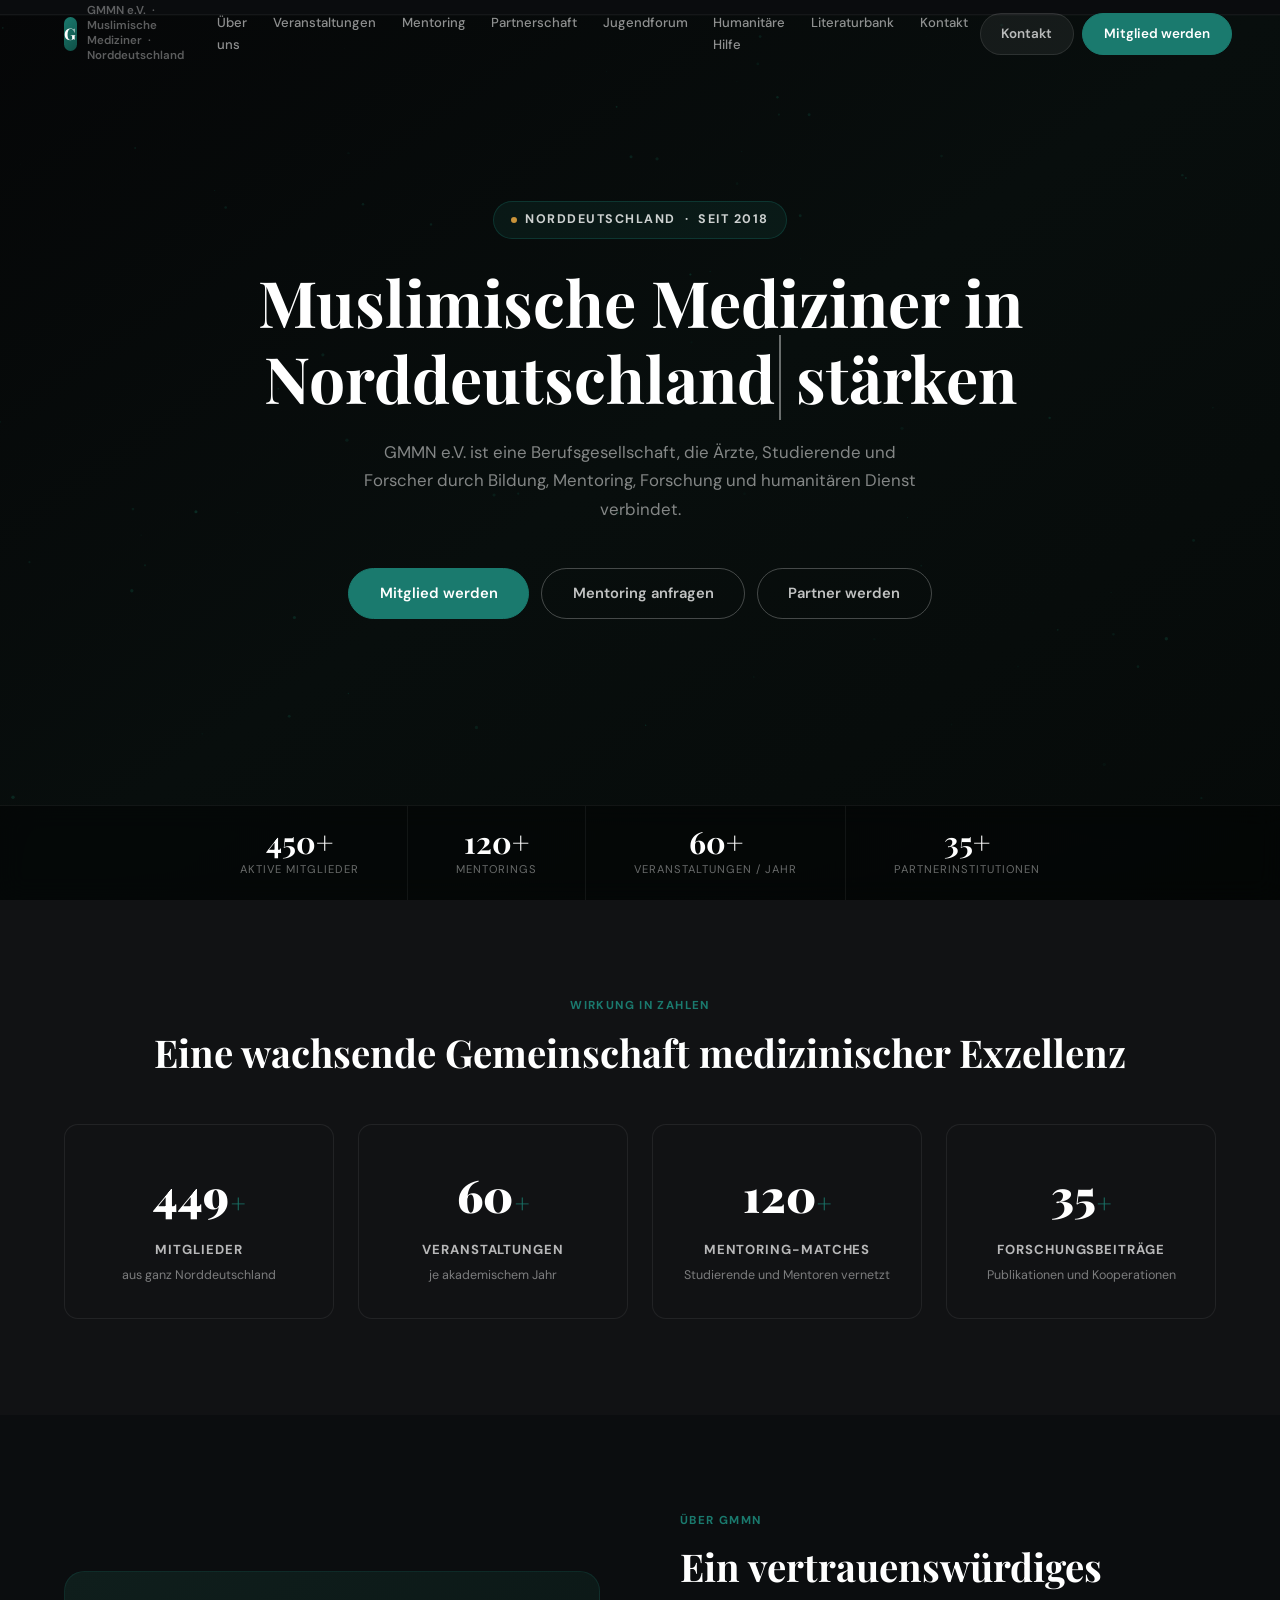
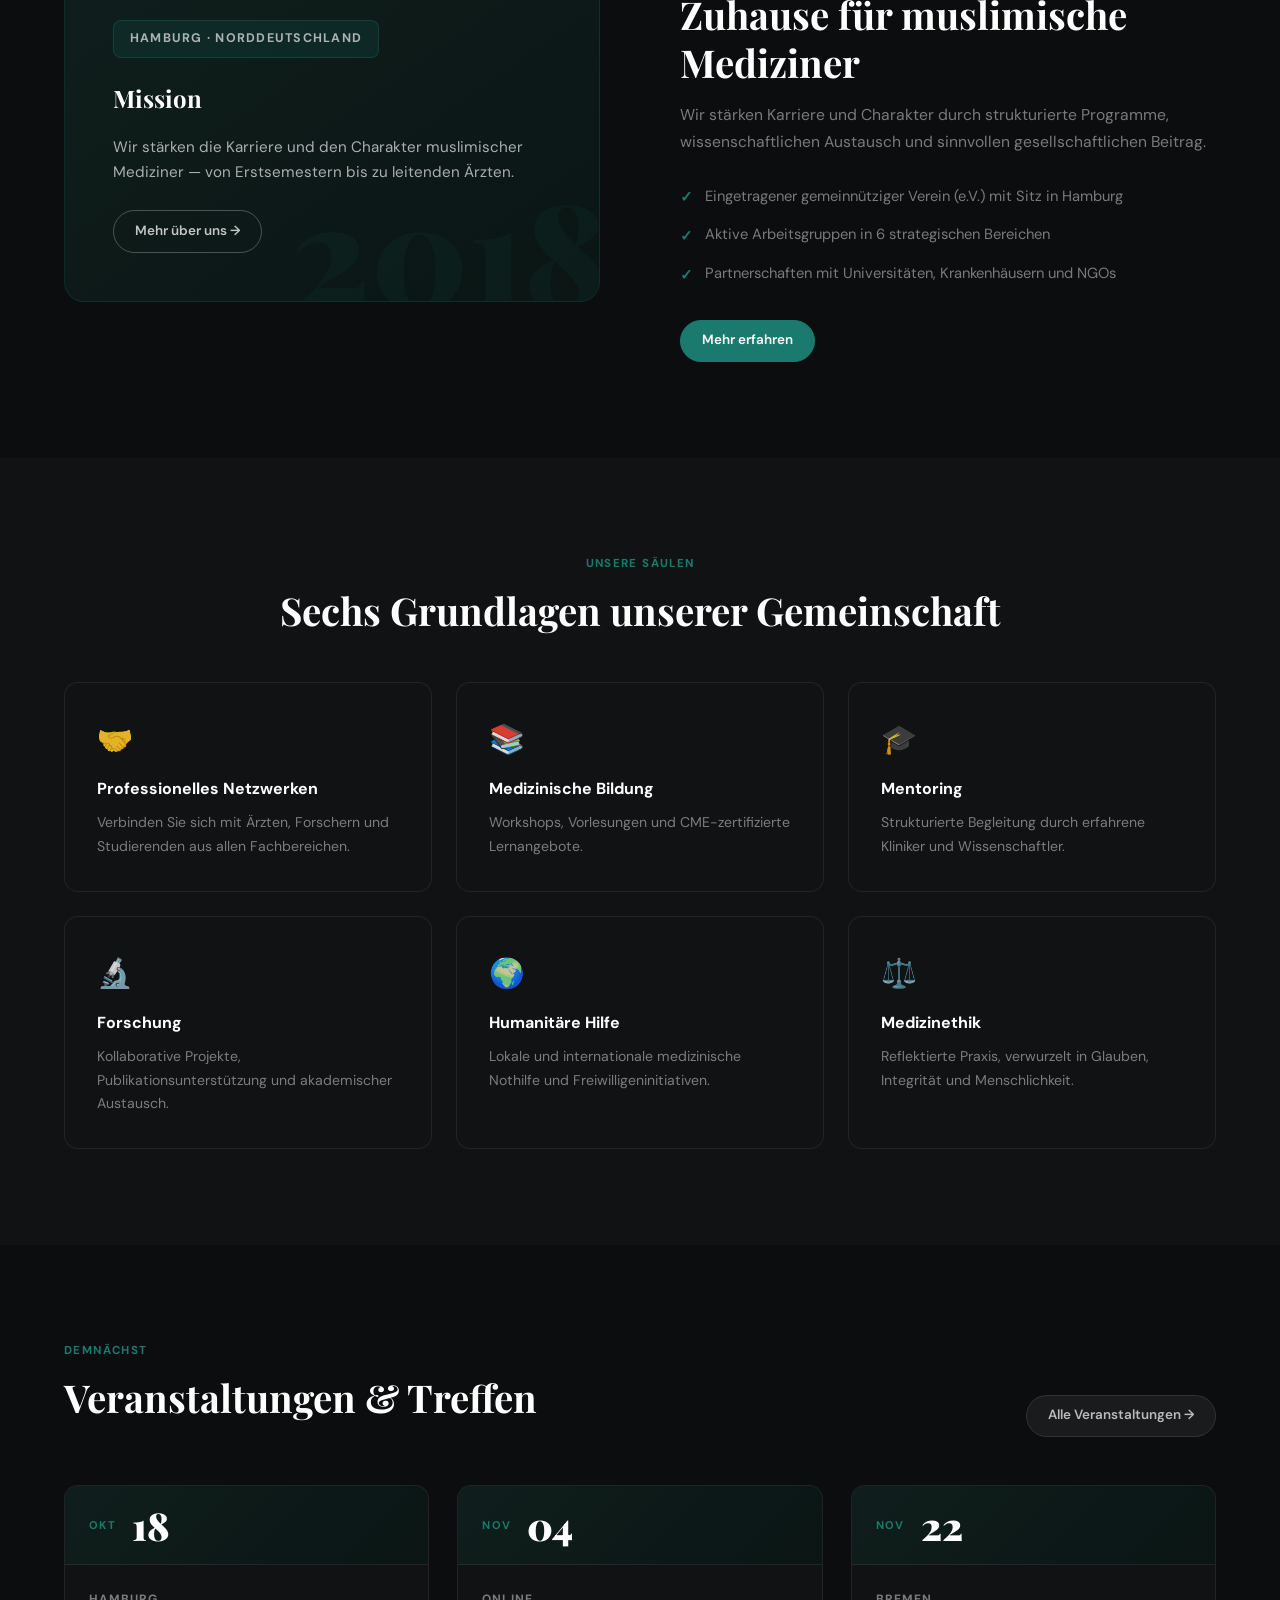
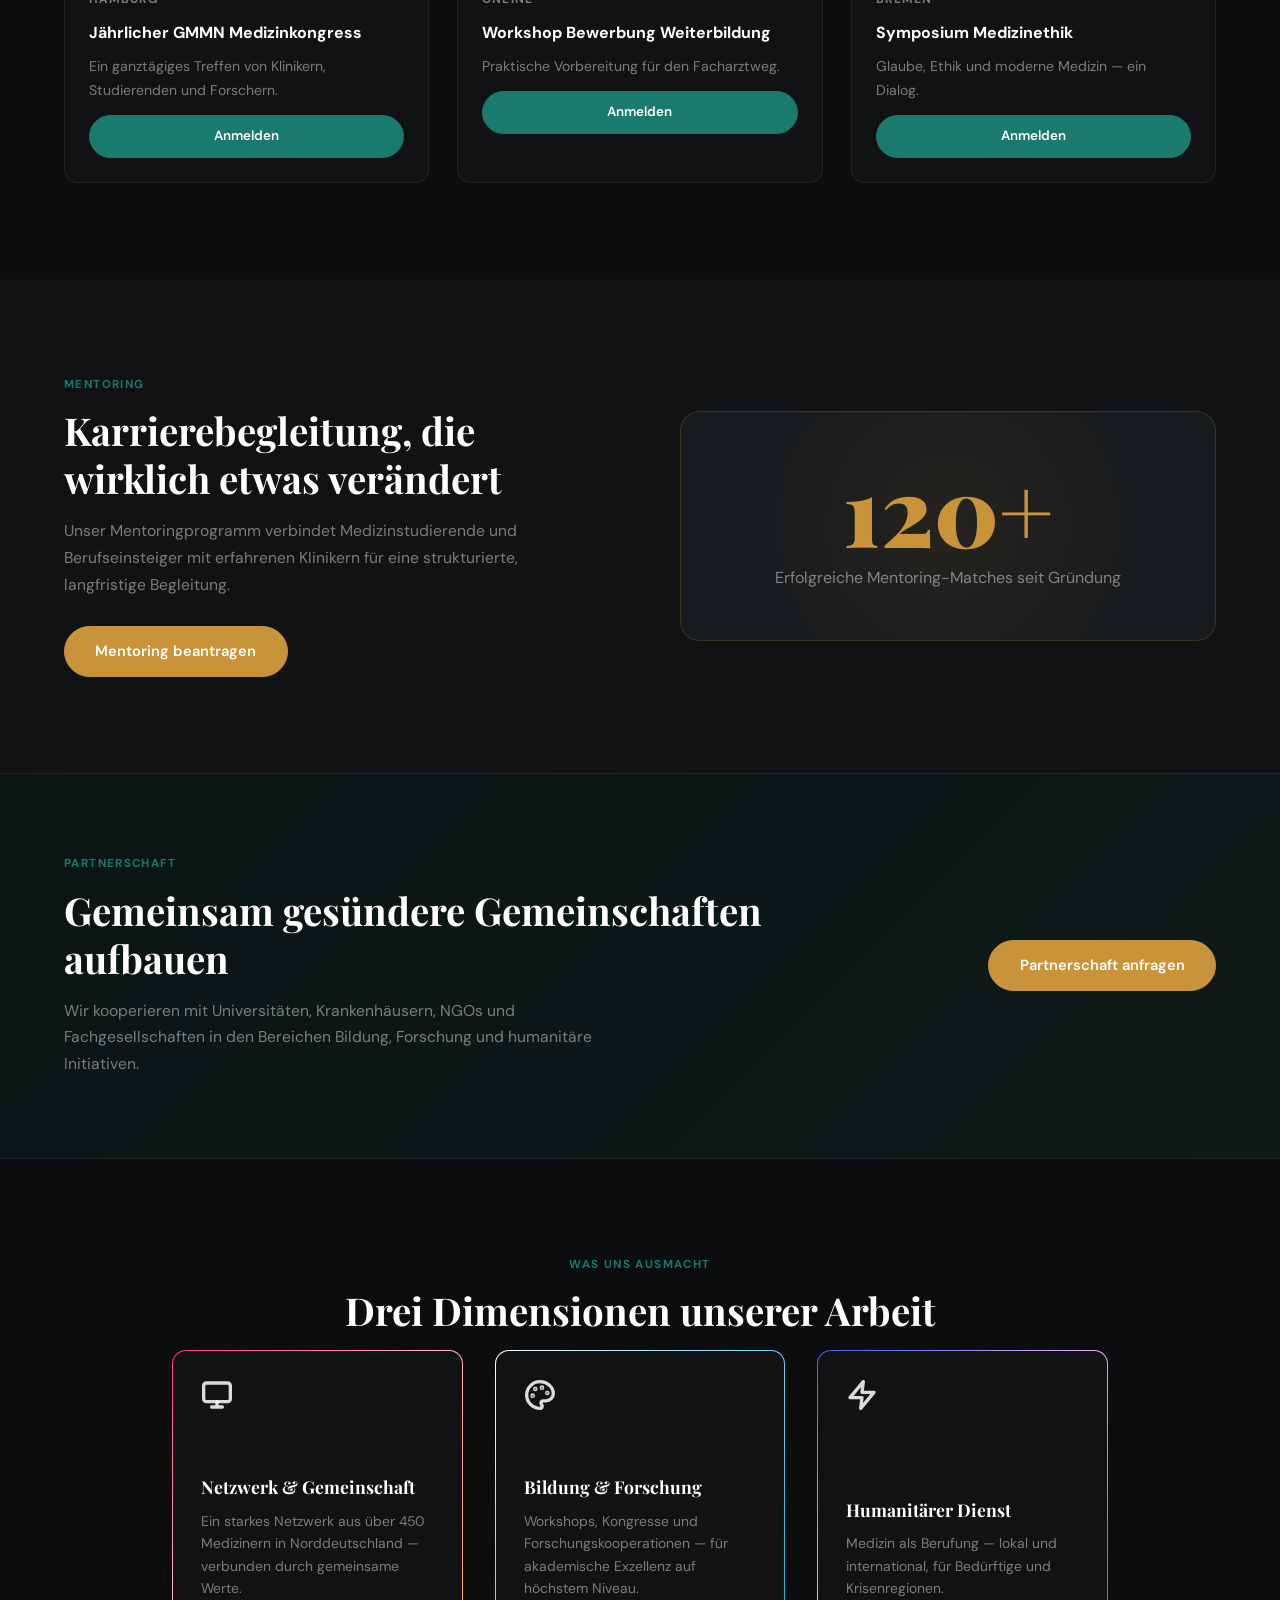
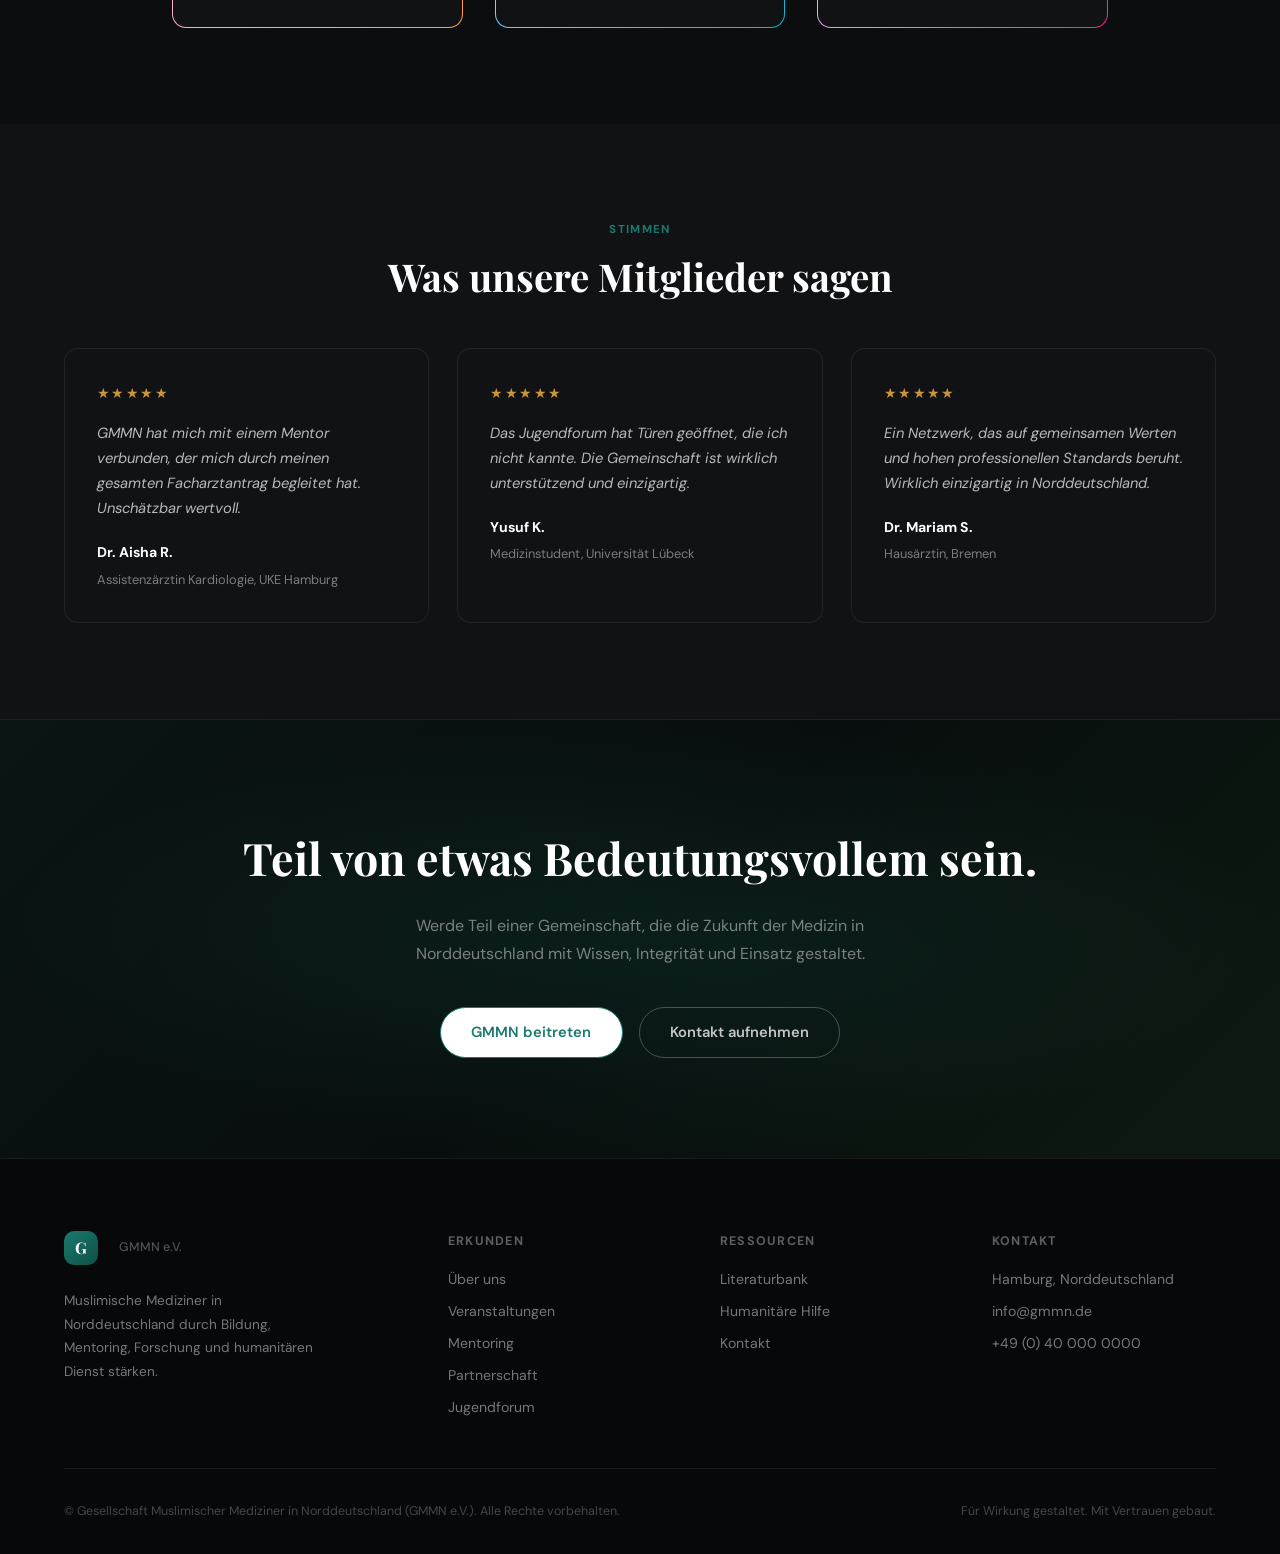
<file: index.html>
<!DOCTYPE html>
<html lang="de">
<head>
<meta charset="UTF-8"/>
<meta name="viewport" content="width=device-width,initial-scale=1.0"/>
<meta name="description" content="GMMN e.V. vereint muslimische Ärzte, Studierende und Forscher in Norddeutschland."/>
<title>Startseite — Muslimische Mediziner stärken | GMMN e.V.</title>
<link rel="stylesheet" href="style.css"/>
</head>
<body>
<div id="progress-bar"></div>
<div id="cursor-glow"></div>
<nav id="navbar" class="scrolled">
  <a href="index.html" class="nav-logo">
    <div class="nav-logo-badge">G</div>
    <span class="nav-logo-text">GMMN e.V. &nbsp;·&nbsp; Muslimische Mediziner &nbsp;·&nbsp; Norddeutschland</span>
  </a>
  <ul class="nav-links"><li><a href="ueber-uns.html">Über uns</a></li><li><a href="veranstaltungen.html">Veranstaltungen</a></li><li><a href="mentoring.html">Mentoring</a></li><li><a href="partnerschaft.html">Partnerschaft</a></li><li><a href="jugendforum.html">Jugendforum</a></li><li><a href="humanitaere-hilfe.html">Humanitäre Hilfe</a></li><li><a href="literaturbank.html">Literaturbank</a></li><li><a href="kontakt.html">Kontakt</a></li></ul>
  <div class="nav-ctas">
    <a href="kontakt.html" class="btn btn-ghost">Kontakt</a>
    <a href="mentoring.html" class="btn btn-solid">Mitglied werden</a>
  </div>
  <button class="hamburger" id="hamburger" aria-label="Menü"><span></span><span></span><span></span></button>
</nav>
<div class="mobile-menu" id="mobile-menu">
  <ul><li><a href="ueber-uns.html">Über uns</a></li><li><a href="veranstaltungen.html">Veranstaltungen</a></li><li><a href="mentoring.html">Mentoring</a></li><li><a href="partnerschaft.html">Partnerschaft</a></li><li><a href="jugendforum.html">Jugendforum</a></li><li><a href="humanitaere-hilfe.html">Humanitäre Hilfe</a></li><li><a href="literaturbank.html">Literaturbank</a></li><li><a href="kontakt.html">Kontakt</a></li></ul>
  <div class="mobile-ctas">
    <a href="kontakt.html" class="btn btn-ghost" style="flex:1">Kontakt</a>
    <a href="mentoring.html" class="btn btn-solid" style="flex:1">Mitglied werden</a>
  </div>
</div>
<style>
.hero{position:relative;min-height:100vh;background:linear-gradient(145deg,#050607 0%,#080e0d 50%,#060a09 100%);overflow:hidden;display:flex;flex-direction:column;align-items:center;justify-content:center;text-align:center;padding:100px 5% 180px}
#hero-canvas{position:absolute;inset:0;width:100%;height:100%;opacity:.5;pointer-events:none}
.hero-inner{position:relative;z-index:2;max-width:820px}
.hero-eyebrow{display:inline-flex;align-items:center;gap:8px;background:rgba(26,122,110,.12);border:1px solid rgba(26,122,110,.3);color:rgba(255,255,255,.8);font-size:.78rem;font-weight:700;letter-spacing:.12em;text-transform:uppercase;padding:.45rem 1.1rem;border-radius:100px;margin-bottom:1.6rem;animation:fadeDown .8s ease both}
.dot{width:6px;height:6px;border-radius:50%;background:var(--gold);animation:pulse 2s infinite}
@keyframes pulse{0%,100%{opacity:1;transform:scale(1)}50%{opacity:.5;transform:scale(1.4)}}
.hero h1{font-family:'Playfair Display',serif;font-size:clamp(2.2rem,5vw,4.2rem);font-weight:700;color:#fff;line-height:1.18;max-width:820px;margin:0 auto 1.4rem;animation:fadeUp .9s .15s ease both}
.hero p{font-size:1.05rem;color:rgba(255,255,255,.5);max-width:560px;margin:0 auto 2.8rem;animation:fadeUp .9s .25s ease both}
.hero-ctas{display:flex;gap:12px;justify-content:center;flex-wrap:wrap;animation:fadeUp .9s .35s ease both}
.hero-stats{position:absolute;bottom:0;left:0;right:0;z-index:3;background:rgba(0,0,0,.4);backdrop-filter:blur(12px);border-top:1px solid rgba(255,255,255,.06);display:flex;justify-content:center}
.hero-stat{padding:1.3rem 3rem;text-align:center;border-right:1px solid rgba(255,255,255,.06);transition:background .25s}
.hero-stat:last-child{border-right:none}
.hero-stat:hover{background:rgba(255,255,255,.04)}
.hero-stat-num{font-family:'Playfair Display',serif;font-size:1.9rem;font-weight:700;color:#fff;line-height:1}
.hero-stat-lbl{font-size:.7rem;color:rgba(255,255,255,.4);text-transform:uppercase;letter-spacing:.09em;margin-top:3px}
.typewriter{display:inline;border-right:2px solid rgba(255,255,255,.4);padding-right:4px;animation:blink .8s step-end infinite}
@keyframes blink{50%{border-color:transparent}}
.partnership-section{background:linear-gradient(135deg,#0a1514,#0d1a18);border-top:1px solid var(--border);border-bottom:1px solid var(--border)}
@media(max-width:768px){.hero-stats{display:none}.hero-ctas{flex-direction:column;align-items:center}}
</style>

<section class="hero" id="hero">
  <canvas id="hero-canvas"></canvas>
  <div class="hero-inner">
    <div class="hero-eyebrow"><span class="dot"></span>Norddeutschland &nbsp;·&nbsp; seit 2018</div>
    <h1>Muslimische Mediziner in<br><span class="typewriter" id="typewriter">Norddeutschland</span> stärken</h1>
    <p>GMMN e.V. ist eine Berufsgesellschaft, die Ärzte, Studierende und Forscher durch Bildung, Mentoring, Forschung und humanitären Dienst verbindet.</p>
    <div class="hero-ctas">
      <a href="mentoring.html" class="btn btn-solid btn-lg">Mitglied werden</a>
      <a href="mentoring.html" class="btn btn-outline-white btn-lg">Mentoring anfragen</a>
      <a href="partnerschaft.html" class="btn btn-outline-white btn-lg">Partner werden</a>
    </div>
  </div>
  <div class="hero-stats">
    <div class="hero-stat"><div class="hero-stat-num">450+</div><div class="hero-stat-lbl">Aktive Mitglieder</div></div>
    <div class="hero-stat"><div class="hero-stat-num">120+</div><div class="hero-stat-lbl">Mentorings</div></div>
    <div class="hero-stat"><div class="hero-stat-num">60+</div><div class="hero-stat-lbl">Veranstaltungen / Jahr</div></div>
    <div class="hero-stat"><div class="hero-stat-num">35+</div><div class="hero-stat-lbl">Partnerinstitutionen</div></div>
  </div>
</section>

<section class="bg-surface" id="impact">
  <div class="container">
    <div class="section-header center reveal">
      <div class="section-eyebrow">Wirkung in Zahlen</div>
      <h2 class="section-title">Eine wachsende Gemeinschaft medizinischer Exzellenz</h2>
    </div>
    <div class="impact-grid">
      <div class="impact-card reveal" data-delay="1"><div class="impact-num"><span class="counter-num" data-target="450">0</span><span class="suffix">+</span></div><div class="impact-lbl">Mitglieder</div><div class="impact-sub">aus ganz Norddeutschland</div></div>
      <div class="impact-card reveal" data-delay="2"><div class="impact-num"><span class="counter-num" data-target="60">0</span><span class="suffix">+</span></div><div class="impact-lbl">Veranstaltungen</div><div class="impact-sub">je akademischem Jahr</div></div>
      <div class="impact-card reveal" data-delay="3"><div class="impact-num"><span class="counter-num" data-target="120">0</span><span class="suffix">+</span></div><div class="impact-lbl">Mentoring-Matches</div><div class="impact-sub">Studierende und Mentoren vernetzt</div></div>
      <div class="impact-card reveal" data-delay="4"><div class="impact-num"><span class="counter-num" data-target="35">0</span><span class="suffix">+</span></div><div class="impact-lbl">Forschungsbeiträge</div><div class="impact-sub">Publikationen und Kooperationen</div></div>
    </div>
  </div>
</section>

<section class="bg-dark" style="padding:96px 5%">
  <div class="container">
    <div class="grid-2" style="align-items:center;gap:5rem">
      <div class="reveal-left" style="border-radius:20px;background:linear-gradient(145deg,#0f1e1c,#0a1514);padding:3rem;color:#fff;position:relative;overflow:hidden;border:1px solid rgba(26,122,110,.2)">
        <div style="position:absolute;bottom:-20px;right:-10px;font-family:'Playfair Display',serif;font-size:9rem;font-weight:900;color:rgba(26,122,110,.07);line-height:1;pointer-events:none">2018</div>
        <div style="font-size:.78rem;font-weight:700;letter-spacing:.1em;text-transform:uppercase;background:rgba(26,122,110,.15);border:1px solid rgba(26,122,110,.3);border-radius:8px;padding:.45rem 1rem;display:inline-block;margin-bottom:1.25rem;color:rgba(255,255,255,.65)">Hamburg · Norddeutschland</div>
        <h3 style="font-family:'Playfair Display',serif;font-size:1.5rem;margin-bottom:1rem">Mission</h3>
        <p style="opacity:.65;font-size:.95rem;margin-bottom:1.5rem">Wir stärken die Karriere und den Charakter muslimischer Mediziner — von Erstsemestern bis zu leitenden Ärzten.</p>
        <a href="ueber-uns.html" class="btn btn-outline-white">Mehr über uns →</a>
      </div>
      <div class="reveal-right">
        <div class="section-eyebrow">Über GMMN</div>
        <h2 class="section-title">Ein vertrauenswürdiges Zuhause für muslimische Mediziner</h2>
        <p class="section-subtitle">Wir stärken Karriere und Charakter durch strukturierte Programme, wissenschaftlichen Austausch und sinnvollen gesellschaftlichen Beitrag.</p>
        <ul style="list-style:none;margin-top:1.75rem">
          <li style="display:flex;align-items:flex-start;gap:.75rem;margin-bottom:.75rem;font-size:.92rem;color:var(--muted)"><span class="check">✓</span>Eingetragener gemeinnütziger Verein (e.V.) mit Sitz in Hamburg</li>
          <li style="display:flex;align-items:flex-start;gap:.75rem;margin-bottom:.75rem;font-size:.92rem;color:var(--muted)"><span class="check">✓</span>Aktive Arbeitsgruppen in 6 strategischen Bereichen</li>
          <li style="display:flex;align-items:flex-start;gap:.75rem;font-size:.92rem;color:var(--muted)"><span class="check">✓</span>Partnerschaften mit Universitäten, Krankenhäusern und NGOs</li>
        </ul>
        <a href="ueber-uns.html" class="btn btn-solid" style="margin-top:2rem">Mehr erfahren</a>
      </div>
    </div>
  </div>
</section>

<section class="bg-surface">
  <div class="container">
    <div class="section-header center reveal">
      <div class="section-eyebrow">Unsere Säulen</div>
      <h2 class="section-title">Sechs Grundlagen unserer Gemeinschaft</h2>
    </div>
    <div class="pillars-grid" style="display:grid;grid-template-columns:repeat(3,1fr);gap:1.5rem;margin-top:3rem">
      <div class="pillar-card reveal" data-delay="1"><div class="pillar-inner"><div class="pillar-icon">🤝</div><h3>Professionelles Netzwerken</h3><p>Verbinden Sie sich mit Ärzten, Forschern und Studierenden aus allen Fachbereichen.</p></div></div>
      <div class="pillar-card reveal" data-delay="2"><div class="pillar-inner"><div class="pillar-icon">📚</div><h3>Medizinische Bildung</h3><p>Workshops, Vorlesungen und CME-zertifizierte Lernangebote.</p></div></div>
      <div class="pillar-card reveal" data-delay="3"><div class="pillar-inner"><div class="pillar-icon">🎓</div><h3>Mentoring</h3><p>Strukturierte Begleitung durch erfahrene Kliniker und Wissenschaftler.</p></div></div>
      <div class="pillar-card reveal" data-delay="1"><div class="pillar-inner"><div class="pillar-icon">🔬</div><h3>Forschung</h3><p>Kollaborative Projekte, Publikationsunterstützung und akademischer Austausch.</p></div></div>
      <div class="pillar-card reveal" data-delay="2"><div class="pillar-inner"><div class="pillar-icon">🌍</div><h3>Humanitäre Hilfe</h3><p>Lokale und internationale medizinische Nothilfe und Freiwilligeninitiativen.</p></div></div>
      <div class="pillar-card reveal" data-delay="3"><div class="pillar-inner"><div class="pillar-icon">⚖️</div><h3>Medizinethik</h3><p>Reflektierte Praxis, verwurzelt in Glauben, Integrität und Menschlichkeit.</p></div></div>
    </div>
  </div>
</section>

<section class="bg-dark">
  <div class="container">
    <div class="section-header reveal" style="display:flex;justify-content:space-between;align-items:flex-end;flex-wrap:wrap;gap:1rem">
      <div><div class="section-eyebrow">Demnächst</div><h2 class="section-title">Veranstaltungen &amp; Treffen</h2></div>
      <a href="veranstaltungen.html" class="btn btn-ghost">Alle Veranstaltungen →</a>
    </div>
    <div class="grid-3">
      <div class="event-card reveal" data-delay="1"><div class="event-date-badge"><div class="month">Okt</div><div class="day">18</div></div><div class="event-body"><div class="event-location">Hamburg</div><div class="event-title">Jährlicher GMMN Medizinkongress</div><div class="event-desc">Ein ganztägiges Treffen von Klinikern, Studierenden und Forschern.</div><a href="kontakt.html" class="btn btn-solid" style="width:100%">Anmelden</a></div></div>
      <div class="event-card reveal" data-delay="2"><div class="event-date-badge"><div class="month">Nov</div><div class="day">04</div></div><div class="event-body"><div class="event-location">Online</div><div class="event-title">Workshop Bewerbung Weiterbildung</div><div class="event-desc">Praktische Vorbereitung für den Facharztweg.</div><a href="kontakt.html" class="btn btn-solid" style="width:100%">Anmelden</a></div></div>
      <div class="event-card reveal" data-delay="3"><div class="event-date-badge"><div class="month">Nov</div><div class="day">22</div></div><div class="event-body"><div class="event-location">Bremen</div><div class="event-title">Symposium Medizinethik</div><div class="event-desc">Glaube, Ethik und moderne Medizin — ein Dialog.</div><a href="kontakt.html" class="btn btn-solid" style="width:100%">Anmelden</a></div></div>
    </div>
  </div>
</section>

<section class="bg-surface">
  <div class="container">
    <div class="grid-2" style="align-items:center;gap:5rem">
      <div class="reveal-left">
        <div class="section-eyebrow">Mentoring</div>
        <h2 class="section-title">Karrierebegleitung, die wirklich etwas verändert</h2>
        <p class="section-subtitle">Unser Mentoringprogramm verbindet Medizinstudierende und Berufseinsteiger mit erfahrenen Klinikern für eine strukturierte, langfristige Begleitung.</p>
        <a href="mentoring.html" class="btn btn-gold btn-lg" style="margin-top:1.75rem">Mentoring beantragen</a>
      </div>
      <div class="reveal-right" style="border-radius:20px;background:var(--surface2);border:1px solid rgba(201,147,58,.2);padding:3rem;text-align:center;position:relative;overflow:hidden">
        <div style="position:absolute;inset:0;background:radial-gradient(circle at 50% 50%,rgba(201,147,58,.08) 0%,transparent 70%)"></div>
        <div style="position:relative;z-index:1">
          <div style="font-family:'Playfair Display',serif;font-size:6rem;font-weight:900;color:var(--gold);line-height:1">120+</div>
          <p style="font-size:1rem;color:var(--muted);margin-top:.5rem">Erfolgreiche Mentoring-Matches seit Gründung</p>
        </div>
      </div>
    </div>
  </div>
</section>

<section style="background:linear-gradient(135deg,#0a1514,#0d1a18);border-top:1px solid var(--border);border-bottom:1px solid var(--border);padding:80px 5%">
  <div class="container">
    <div style="display:grid;grid-template-columns:1fr auto;gap:4rem;align-items:center">
      <div class="reveal-left">
        <div class="section-eyebrow">Partnerschaft</div>
        <h2 class="section-title" style="color:#fff">Gemeinsam gesündere Gemeinschaften aufbauen</h2>
        <p class="section-subtitle">Wir kooperieren mit Universitäten, Krankenhäusern, NGOs und Fachgesellschaften in den Bereichen Bildung, Forschung und humanitäre Initiativen.</p>
      </div>
      <div class="reveal-right"><a href="partnerschaft.html" class="btn btn-gold btn-lg">Partnerschaft anfragen</a></div>
    </div>
  </div>
</section>

<section class="bg-dark">
  <div class="container">
    <div class="section-header center reveal">
      <div class="section-eyebrow">Was uns ausmacht</div>
      <h2 class="section-title">Drei Dimensionen unserer Arbeit</h2>
    </div>
    <div style="display:grid;grid-template-columns:repeat(3,1fr);gap:2rem;max-width:936px;margin:0 auto">
<div class="glow-card-wrapper reveal">
  <div class="glow-card-bg" style="background:linear-gradient(137deg,#FF3D77 0%,#FFB1CE 45%,#FF9D3C 100%)"></div>
  <div class="glow-card" style="background:linear-gradient(#111214,#111214) padding-box, linear-gradient(137deg,#FF3D77 0%,#FFB1CE 45%,#FF9D3C 100%) border-box">
    <div class="glow-card-inner">
      <div style="color:rgba(255,255,255,.85)"><svg width="32" height="32" viewBox="0 0 24 24" fill="none" stroke="currentColor" stroke-width="2.5" stroke-linecap="round" stroke-linejoin="round"><rect x="2" y="3" width="20" height="14" rx="2"/><path d="M8 21h8M12 17v4"/></svg></div>
      <div>
        <h3 style="font-family:'Playfair Display',serif;font-size:1.1rem;color:#fff;font-weight:700;margin-bottom:.5rem">Netzwerk & Gemeinschaft</h3>
        <p style="font-size:.87rem;color:var(--muted);line-height:1.6">Ein starkes Netzwerk aus über 450 Medizinern in Norddeutschland — verbunden durch gemeinsame Werte.</p>
      </div>
    </div>
  </div>
</div><div class="glow-card-wrapper reveal">
  <div class="glow-card-bg" style="background:linear-gradient(137deg,#FFFFFF 0%,#7DD3FC 45%,#06B6D4 100%)"></div>
  <div class="glow-card" style="background:linear-gradient(#111214,#111214) padding-box, linear-gradient(137deg,#FFFFFF 0%,#7DD3FC 45%,#06B6D4 100%) border-box">
    <div class="glow-card-inner">
      <div style="color:rgba(255,255,255,.85)"><svg width="32" height="32" viewBox="0 0 24 24" fill="none" stroke="currentColor" stroke-width="2.5" stroke-linecap="round" stroke-linejoin="round"><circle cx="13.5" cy="6.5" r=".5" fill="currentColor"/><circle cx="17.5" cy="10.5" r=".5" fill="currentColor"/><circle cx="8.5" cy="7.5" r=".5" fill="currentColor"/><circle cx="6.5" cy="12.5" r=".5" fill="currentColor"/><path d="M12 2C6.5 2 2 6.5 2 12s4.5 10 10 10c.926 0 1.648-.746 1.648-1.688 0-.437-.18-.835-.437-1.125-.29-.289-.438-.652-.438-1.125a1.64 1.64 0 0 1 1.668-1.668h1.996c3.051 0 5.555-2.503 5.555-5.554C21.965 6.012 17.461 2 12 2z"/></svg></div>
      <div>
        <h3 style="font-family:'Playfair Display',serif;font-size:1.1rem;color:#fff;font-weight:700;margin-bottom:.5rem">Bildung & Forschung</h3>
        <p style="font-size:.87rem;color:var(--muted);line-height:1.6">Workshops, Kongresse und Forschungskooperationen — für akademische Exzellenz auf höchstem Niveau.</p>
      </div>
    </div>
  </div>
</div><div class="glow-card-wrapper reveal">
  <div class="glow-card-bg" style="background:linear-gradient(137deg,#4361EE 0%,#E0AEFF 45%,#F72585 100%)"></div>
  <div class="glow-card" style="background:linear-gradient(#111214,#111214) padding-box, linear-gradient(137deg,#4361EE 0%,#E0AEFF 45%,#F72585 100%) border-box">
    <div class="glow-card-inner">
      <div style="color:rgba(255,255,255,.85)"><svg width="32" height="32" viewBox="0 0 24 24" fill="none" stroke="currentColor" stroke-width="2.5" stroke-linecap="round" stroke-linejoin="round"><polygon points="13 2 3 14 12 14 11 22 21 10 12 10 13 2"/></svg></div>
      <div>
        <h3 style="font-family:'Playfair Display',serif;font-size:1.1rem;color:#fff;font-weight:700;margin-bottom:.5rem">Humanitärer Dienst</h3>
        <p style="font-size:.87rem;color:var(--muted);line-height:1.6">Medizin als Berufung — lokal und international, für Bedürftige und Krisenregionen.</p>
      </div>
    </div>
  </div>
</div>
    </div>
  </div>
</section>

<section class="bg-surface">
  <div class="container">
    <div class="section-header center reveal">
      <div class="section-eyebrow">Stimmen</div>
      <h2 class="section-title">Was unsere Mitglieder sagen</h2>
    </div>
    <div class="grid-3">
      <div class="testimonial-card reveal" data-delay="1"><div class="stars">★★★★★</div><p class="testimonial-quote">GMMN hat mich mit einem Mentor verbunden, der mich durch meinen gesamten Facharztantrag begleitet hat. Unschätzbar wertvoll.</p><div class="testimonial-author"><div class="name">Dr. Aisha R.</div><div class="role">Assistenzärztin Kardiologie, UKE Hamburg</div></div></div>
      <div class="testimonial-card reveal" data-delay="2"><div class="stars">★★★★★</div><p class="testimonial-quote">Das Jugendforum hat Türen geöffnet, die ich nicht kannte. Die Gemeinschaft ist wirklich unterstützend und einzigartig.</p><div class="testimonial-author"><div class="name">Yusuf K.</div><div class="role">Medizinstudent, Universität Lübeck</div></div></div>
      <div class="testimonial-card reveal" data-delay="3"><div class="stars">★★★★★</div><p class="testimonial-quote">Ein Netzwerk, das auf gemeinsamen Werten und hohen professionellen Standards beruht. Wirklich einzigartig in Norddeutschland.</p><div class="testimonial-author"><div class="name">Dr. Mariam S.</div><div class="role">Hausärztin, Bremen</div></div></div>
    </div>
  </div>
</section>

<script>
(function(){
  const canvas=document.getElementById('hero-canvas'),ctx=canvas.getContext('2d');
  let W,H,pts=[];
  function resize(){W=canvas.width=canvas.offsetWidth;H=canvas.height=canvas.offsetHeight;}
  resize();window.addEventListener('resize',resize);
  class P{constructor(){this.reset(true);}reset(init){this.x=Math.random()*W;this.y=init?Math.random()*H:H+10;this.r=Math.random()*1.4+.3;this.a=Math.random()*.35+.08;this.vx=(Math.random()-.5)*.3;this.vy=-Math.random()*.5-.15;this.life=0;this.max=Math.random()*300+150;}update(){this.x+=this.vx;this.y+=this.vy;this.life++;if(this.life>this.max||this.y<-10)this.reset(false);}draw(){ctx.beginPath();ctx.arc(this.x,this.y,this.r,0,Math.PI*2);ctx.fillStyle=`rgba(26,180,140,${this.a*(1-this.life/this.max)})`;ctx.fill();}}
  for(let i=0;i<100;i++)pts.push(new P());
  function loop(){ctx.clearRect(0,0,W,H);pts.forEach(p=>{p.update();p.draw();});requestAnimationFrame(loop);}
  loop();
})();
(function(){
  const el=document.getElementById('typewriter');if(!el)return;
  const words=['Norddeutschland','Hamburg','der Medizin','der Zukunft'];
  let wi=0,ci=0,del=false;
  function tick(){const w=words[wi];el.textContent=w.slice(0,ci);if(!del){if(ci<w.length){ci++;setTimeout(tick,80);}else{setTimeout(()=>{del=true;tick();},2000);}}else{if(ci>0){ci--;setTimeout(tick,45);}else{del=false;wi=(wi+1)%words.length;setTimeout(tick,400);}}}
  setTimeout(tick,1200);
})();
function animateCounter(el){const target=+el.dataset.target,dur=1800,start=performance.now();function step(now){const p=Math.min((now-start)/dur,1),ease=1-Math.pow(1-p,4);el.textContent=Math.round(ease*target);if(p<1)requestAnimationFrame(step);else el.textContent=target;}requestAnimationFrame(step);}
const cObs=new IntersectionObserver(e=>{e.forEach(x=>{if(x.isIntersecting){x.target.querySelectorAll('.counter-num').forEach(animateCounter);cObs.unobserve(x.target);}});},{threshold:.3});
document.querySelectorAll('.impact-grid').forEach(el=>cObs.observe(el));
</script>
<section class="cta-banner">
  <h2 class="reveal">Teil von etwas Bedeutungsvollem sein.</h2>
  <p class="reveal" data-delay="1">Werde Teil einer Gemeinschaft, die die Zukunft der Medizin in Norddeutschland mit Wissen, Integrität und Einsatz gestaltet.</p>
  <div class="cta-btns reveal" data-delay="2">
    <a href="mentoring.html" class="btn btn-solid btn-lg" style="background:#fff;color:var(--teal)">GMMN beitreten</a>
    <a href="kontakt.html" class="btn btn-outline-white btn-lg">Kontakt aufnehmen</a>
  </div>
</section>
<footer>
  <div class="container">
    <div class="footer-grid">
      <div class="footer-brand">
        <a href="index.html" class="nav-logo" style="margin-bottom:.75rem;display:inline-flex">
          <div class="nav-logo-badge">G</div>
          <span style="font-size:.78rem;font-weight:500;color:rgba(255,255,255,.3);margin-left:.65rem">GMMN e.V.</span>
        </a>
        <p>Muslimische Mediziner in Norddeutschland durch Bildung, Mentoring, Forschung und humanitären Dienst stärken.</p>
      </div>
      <div class="footer-col"><h4>Erkunden</h4><ul>
        <li><a href="ueber-uns.html">Über uns</a></li>
        <li><a href="veranstaltungen.html">Veranstaltungen</a></li>
        <li><a href="mentoring.html">Mentoring</a></li>
        <li><a href="partnerschaft.html">Partnerschaft</a></li>
        <li><a href="jugendforum.html">Jugendforum</a></li>
      </ul></div>
      <div class="footer-col"><h4>Ressourcen</h4><ul>
        <li><a href="literaturbank.html">Literaturbank</a></li>
        <li><a href="humanitaere-hilfe.html">Humanitäre Hilfe</a></li>
        <li><a href="kontakt.html">Kontakt</a></li>
      </ul></div>
      <div class="footer-col"><h4>Kontakt</h4><ul>
        <li><span>Hamburg, Norddeutschland</span></li>
        <li><a href="mailto:info@gmmn.de">info@gmmn.de</a></li>
        <li><span>+49 (0) 40 000 0000</span></li>
      </ul></div>
    </div>
    <div class="footer-bottom">
      <p>© Gesellschaft Muslimischer Mediziner in Norddeutschland (GMMN e.V.). Alle Rechte vorbehalten.</p>
      <p>Für Wirkung gestaltet. Mit Vertrauen gebaut.</p>
    </div>
  </div>
</footer>
<button id="back-top" aria-label="Nach oben">↑</button>
<script src="shared.js"></script>
</body>
</html>
</file>
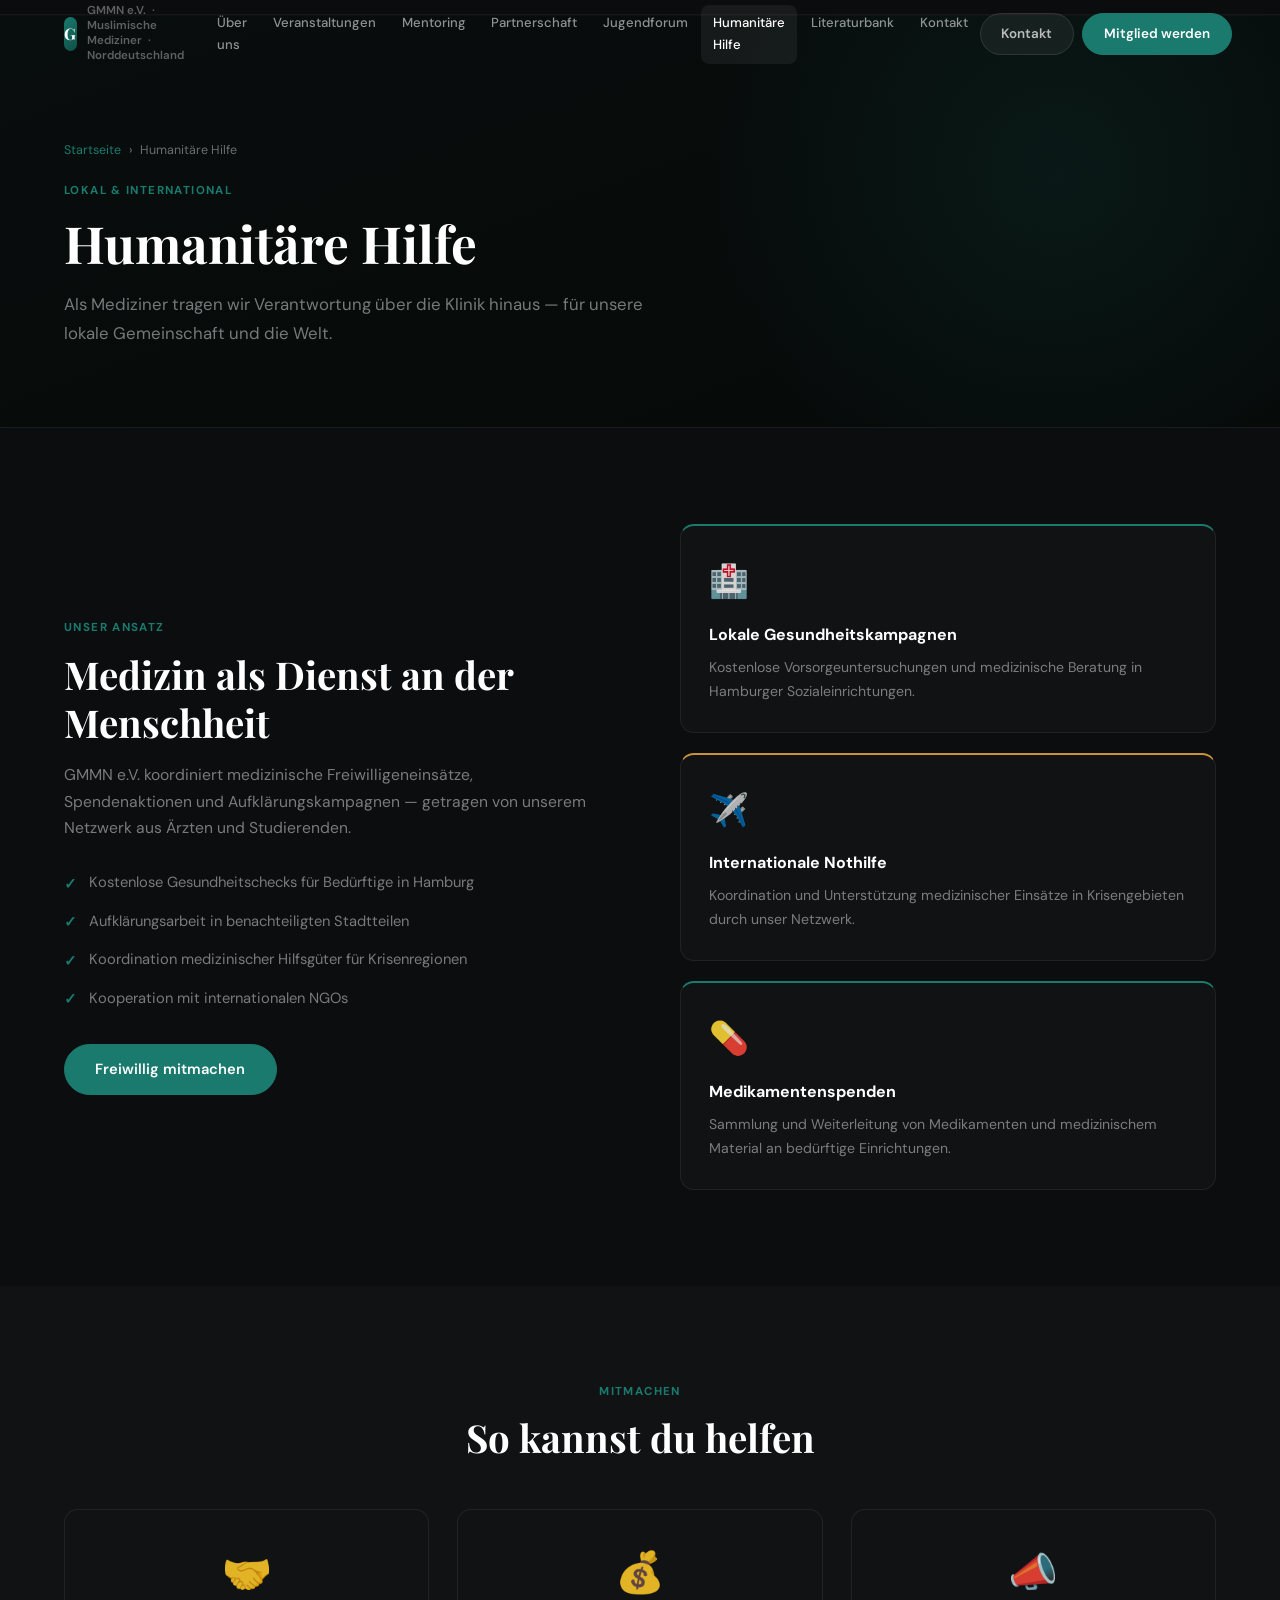
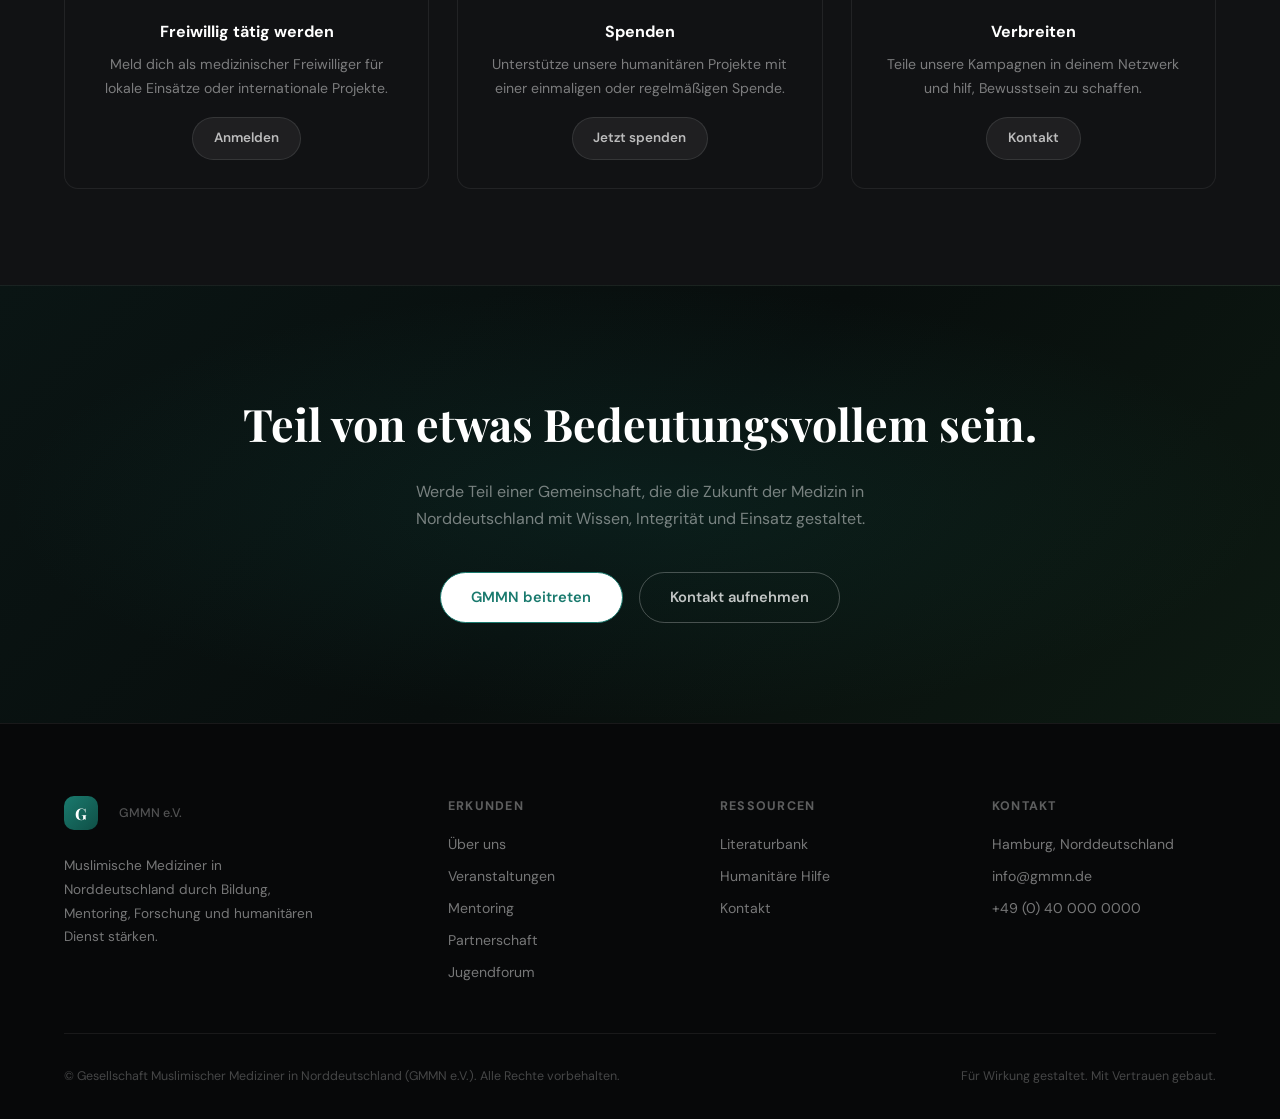
<file: humanitaere-hilfe.html>
<!DOCTYPE html>
<html lang="de">
<head>
<meta charset="UTF-8"/>
<meta name="viewport" content="width=device-width,initial-scale=1.0"/>
<title>Humanitäre Hilfe | GMMN e.V.</title>
<link rel="stylesheet" href="style.css"/>

</head>
<body>
<div id="progress-bar"></div>
<div id="cursor-glow"></div>
<nav id="navbar" class="scrolled">
  <a href="index.html" class="nav-logo">
    <div class="nav-logo-badge">G</div>
    <span class="nav-logo-text">GMMN e.V. &nbsp;·&nbsp; Muslimische Mediziner &nbsp;·&nbsp; Norddeutschland</span>
  </a>
  <ul class="nav-links"><li><a href="ueber-uns.html">Über uns</a></li><li><a href="veranstaltungen.html">Veranstaltungen</a></li><li><a href="mentoring.html">Mentoring</a></li><li><a href="partnerschaft.html">Partnerschaft</a></li><li><a href="jugendforum.html">Jugendforum</a></li><li><a href="humanitaere-hilfe.html" class='active'>Humanitäre Hilfe</a></li><li><a href="literaturbank.html">Literaturbank</a></li><li><a href="kontakt.html">Kontakt</a></li></ul>
  <div class="nav-ctas">
    <a href="kontakt.html" class="btn btn-ghost">Kontakt</a>
    <a href="mentoring.html" class="btn btn-solid">Mitglied werden</a>
  </div>
  <button class="hamburger" id="hamburger" aria-label="Menü"><span></span><span></span><span></span></button>
</nav>
<div class="mobile-menu" id="mobile-menu">
  <ul><li><a href="ueber-uns.html">Über uns</a></li><li><a href="veranstaltungen.html">Veranstaltungen</a></li><li><a href="mentoring.html">Mentoring</a></li><li><a href="partnerschaft.html">Partnerschaft</a></li><li><a href="jugendforum.html">Jugendforum</a></li><li><a href="humanitaere-hilfe.html">Humanitäre Hilfe</a></li><li><a href="literaturbank.html">Literaturbank</a></li><li><a href="kontakt.html">Kontakt</a></li></ul>
  <div class="mobile-ctas">
    <a href="kontakt.html" class="btn btn-ghost" style="flex:1">Kontakt</a>
    <a href="mentoring.html" class="btn btn-solid" style="flex:1">Mitglied werden</a>
  </div>
</div>
<div class="page-hero">
  <div class="page-hero-inner">
    <div class="breadcrumb"><a href="index.html">Startseite</a><span>›</span><span class="current">Humanitäre Hilfe</span></div>
    <div class="page-hero-eyebrow">Lokal &amp; International</div>
    <h1>Humanitäre Hilfe</h1>
    <p>Als Mediziner tragen wir Verantwortung über die Klinik hinaus — für unsere lokale Gemeinschaft und die Welt.</p>
  </div>
</div>
<section class="bg-dark">
  <div class="container">
    <div class="grid-2" style="gap:5rem;align-items:center">
      <div class="reveal-left">
        <div class="section-eyebrow">Unser Ansatz</div>
        <h2 class="section-title">Medizin als Dienst an der Menschheit</h2>
        <p class="section-subtitle">GMMN e.V. koordiniert medizinische Freiwilligeneinsätze, Spendenaktionen und Aufklärungskampagnen — getragen von unserem Netzwerk aus Ärzten und Studierenden.</p>
        <ul style="list-style:none;margin-top:1.75rem">
          <li style="display:flex;align-items:flex-start;gap:.75rem;margin-bottom:.75rem;font-size:.92rem;color:var(--muted)"><span class="check">✓</span>Kostenlose Gesundheitschecks für Bedürftige in Hamburg</li>
          <li style="display:flex;align-items:flex-start;gap:.75rem;margin-bottom:.75rem;font-size:.92rem;color:var(--muted)"><span class="check">✓</span>Aufklärungsarbeit in benachteiligten Stadtteilen</li>
          <li style="display:flex;align-items:flex-start;gap:.75rem;margin-bottom:.75rem;font-size:.92rem;color:var(--muted)"><span class="check">✓</span>Koordination medizinischer Hilfsgüter für Krisenregionen</li>
          <li style="display:flex;align-items:flex-start;gap:.75rem;font-size:.92rem;color:var(--muted)"><span class="check">✓</span>Kooperation mit internationalen NGOs</li>
        </ul>
        <a href="kontakt.html" class="btn btn-solid btn-lg" style="margin-top:2rem">Freiwillig mitmachen</a>
      </div>
      <div class="reveal-right" style="display:flex;flex-direction:column;gap:1.25rem">
        <div class="dark-card" style="border-top:2px solid var(--teal)"><div style="font-size:2rem;margin-bottom:.75rem">🏥</div><h3 style="font-size:1rem;font-weight:700;color:#fff;margin-bottom:.5rem">Lokale Gesundheitskampagnen</h3><p style="font-size:.88rem;color:var(--muted)">Kostenlose Vorsorgeuntersuchungen und medizinische Beratung in Hamburger Sozialeinrichtungen.</p></div>
        <div class="dark-card" style="border-top:2px solid var(--gold)"><div style="font-size:2rem;margin-bottom:.75rem">✈️</div><h3 style="font-size:1rem;font-weight:700;color:#fff;margin-bottom:.5rem">Internationale Nothilfe</h3><p style="font-size:.88rem;color:var(--muted)">Koordination und Unterstützung medizinischer Einsätze in Krisengebieten durch unser Netzwerk.</p></div>
        <div class="dark-card" style="border-top:2px solid var(--teal)"><div style="font-size:2rem;margin-bottom:.75rem">💊</div><h3 style="font-size:1rem;font-weight:700;color:#fff;margin-bottom:.5rem">Medikamentenspenden</h3><p style="font-size:.88rem;color:var(--muted)">Sammlung und Weiterleitung von Medikamenten und medizinischem Material an bedürftige Einrichtungen.</p></div>
      </div>
    </div>
  </div>
</section>
<section class="bg-surface">
  <div class="container">
    <div class="section-header center reveal"><div class="section-eyebrow">Mitmachen</div><h2 class="section-title">So kannst du helfen</h2></div>
    <div class="grid-3">
      <div class="dark-card reveal" data-delay="1" style="text-align:center"><div style="font-size:2.5rem;margin-bottom:.75rem">🤝</div><h3 style="font-size:1rem;font-weight:700;color:#fff;margin-bottom:.5rem">Freiwillig tätig werden</h3><p style="font-size:.88rem;color:var(--muted)">Meld dich als medizinischer Freiwilliger für lokale Einsätze oder internationale Projekte.</p><a href="kontakt.html" class="btn btn-ghost" style="margin-top:1rem">Anmelden</a></div>
      <div class="dark-card reveal" data-delay="2" style="text-align:center"><div style="font-size:2.5rem;margin-bottom:.75rem">💰</div><h3 style="font-size:1rem;font-weight:700;color:#fff;margin-bottom:.5rem">Spenden</h3><p style="font-size:.88rem;color:var(--muted)">Unterstütze unsere humanitären Projekte mit einer einmaligen oder regelmäßigen Spende.</p><a href="kontakt.html" class="btn btn-ghost" style="margin-top:1rem">Jetzt spenden</a></div>
      <div class="dark-card reveal" data-delay="3" style="text-align:center"><div style="font-size:2.5rem;margin-bottom:.75rem">📣</div><h3 style="font-size:1rem;font-weight:700;color:#fff;margin-bottom:.5rem">Verbreiten</h3><p style="font-size:.88rem;color:var(--muted)">Teile unsere Kampagnen in deinem Netzwerk und hilf, Bewusstsein zu schaffen.</p><a href="kontakt.html" class="btn btn-ghost" style="margin-top:1rem">Kontakt</a></div>
    </div>
  </div>
</section>
<section class="cta-banner">
  <h2 class="reveal">Teil von etwas Bedeutungsvollem sein.</h2>
  <p class="reveal" data-delay="1">Werde Teil einer Gemeinschaft, die die Zukunft der Medizin in Norddeutschland mit Wissen, Integrität und Einsatz gestaltet.</p>
  <div class="cta-btns reveal" data-delay="2">
    <a href="mentoring.html" class="btn btn-solid btn-lg" style="background:#fff;color:var(--teal)">GMMN beitreten</a>
    <a href="kontakt.html" class="btn btn-outline-white btn-lg">Kontakt aufnehmen</a>
  </div>
</section>
<footer>
  <div class="container">
    <div class="footer-grid">
      <div class="footer-brand">
        <a href="index.html" class="nav-logo" style="margin-bottom:.75rem;display:inline-flex">
          <div class="nav-logo-badge">G</div>
          <span style="font-size:.78rem;font-weight:500;color:rgba(255,255,255,.3);margin-left:.65rem">GMMN e.V.</span>
        </a>
        <p>Muslimische Mediziner in Norddeutschland durch Bildung, Mentoring, Forschung und humanitären Dienst stärken.</p>
      </div>
      <div class="footer-col"><h4>Erkunden</h4><ul>
        <li><a href="ueber-uns.html">Über uns</a></li>
        <li><a href="veranstaltungen.html">Veranstaltungen</a></li>
        <li><a href="mentoring.html">Mentoring</a></li>
        <li><a href="partnerschaft.html">Partnerschaft</a></li>
        <li><a href="jugendforum.html">Jugendforum</a></li>
      </ul></div>
      <div class="footer-col"><h4>Ressourcen</h4><ul>
        <li><a href="literaturbank.html">Literaturbank</a></li>
        <li><a href="humanitaere-hilfe.html">Humanitäre Hilfe</a></li>
        <li><a href="kontakt.html">Kontakt</a></li>
      </ul></div>
      <div class="footer-col"><h4>Kontakt</h4><ul>
        <li><span>Hamburg, Norddeutschland</span></li>
        <li><a href="mailto:info@gmmn.de">info@gmmn.de</a></li>
        <li><span>+49 (0) 40 000 0000</span></li>
      </ul></div>
    </div>
    <div class="footer-bottom">
      <p>© Gesellschaft Muslimischer Mediziner in Norddeutschland (GMMN e.V.). Alle Rechte vorbehalten.</p>
      <p>Für Wirkung gestaltet. Mit Vertrauen gebaut.</p>
    </div>
  </div>
</footer>
<button id="back-top" aria-label="Nach oben">↑</button>
<script src="shared.js"></script>
</body>
</html>
</file>
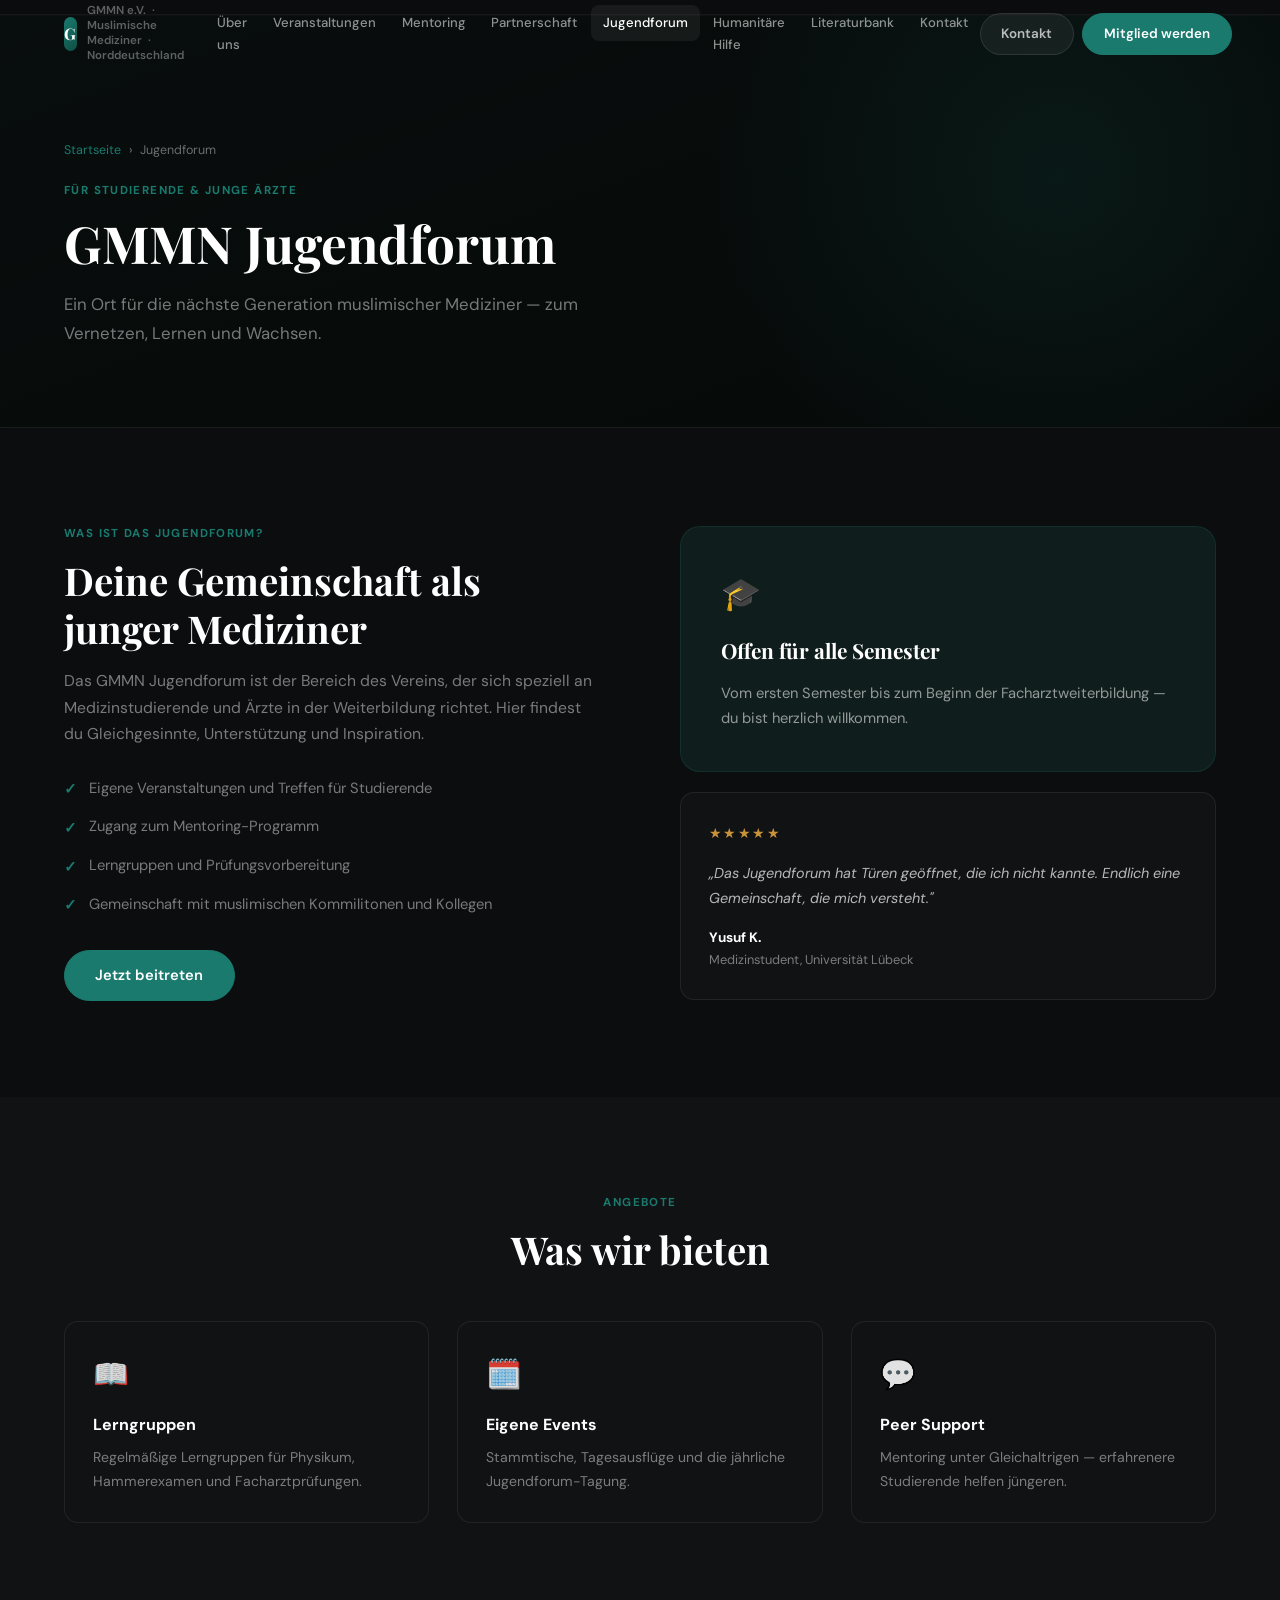
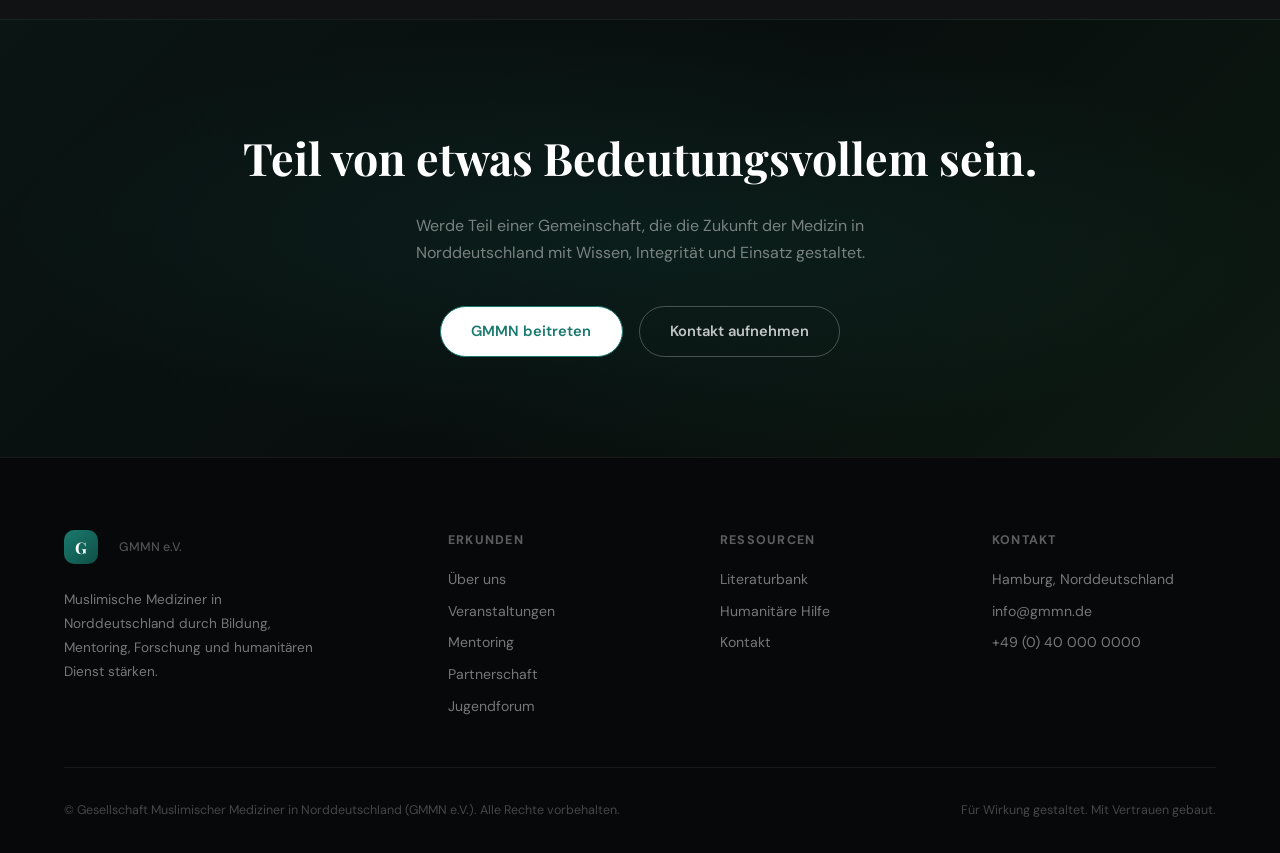
<file: jugendforum.html>
<!DOCTYPE html>
<html lang="de">
<head>
<meta charset="UTF-8"/>
<meta name="viewport" content="width=device-width,initial-scale=1.0"/>
<title>Jugendforum | GMMN e.V.</title>
<link rel="stylesheet" href="style.css"/>

</head>
<body>
<div id="progress-bar"></div>
<div id="cursor-glow"></div>
<nav id="navbar" class="scrolled">
  <a href="index.html" class="nav-logo">
    <div class="nav-logo-badge">G</div>
    <span class="nav-logo-text">GMMN e.V. &nbsp;·&nbsp; Muslimische Mediziner &nbsp;·&nbsp; Norddeutschland</span>
  </a>
  <ul class="nav-links"><li><a href="ueber-uns.html">Über uns</a></li><li><a href="veranstaltungen.html">Veranstaltungen</a></li><li><a href="mentoring.html">Mentoring</a></li><li><a href="partnerschaft.html">Partnerschaft</a></li><li><a href="jugendforum.html" class='active'>Jugendforum</a></li><li><a href="humanitaere-hilfe.html">Humanitäre Hilfe</a></li><li><a href="literaturbank.html">Literaturbank</a></li><li><a href="kontakt.html">Kontakt</a></li></ul>
  <div class="nav-ctas">
    <a href="kontakt.html" class="btn btn-ghost">Kontakt</a>
    <a href="mentoring.html" class="btn btn-solid">Mitglied werden</a>
  </div>
  <button class="hamburger" id="hamburger" aria-label="Menü"><span></span><span></span><span></span></button>
</nav>
<div class="mobile-menu" id="mobile-menu">
  <ul><li><a href="ueber-uns.html">Über uns</a></li><li><a href="veranstaltungen.html">Veranstaltungen</a></li><li><a href="mentoring.html">Mentoring</a></li><li><a href="partnerschaft.html">Partnerschaft</a></li><li><a href="jugendforum.html">Jugendforum</a></li><li><a href="humanitaere-hilfe.html">Humanitäre Hilfe</a></li><li><a href="literaturbank.html">Literaturbank</a></li><li><a href="kontakt.html">Kontakt</a></li></ul>
  <div class="mobile-ctas">
    <a href="kontakt.html" class="btn btn-ghost" style="flex:1">Kontakt</a>
    <a href="mentoring.html" class="btn btn-solid" style="flex:1">Mitglied werden</a>
  </div>
</div>
<div class="page-hero">
  <div class="page-hero-inner">
    <div class="breadcrumb"><a href="index.html">Startseite</a><span>›</span><span class="current">Jugendforum</span></div>
    <div class="page-hero-eyebrow">Für Studierende &amp; Junge Ärzte</div>
    <h1>GMMN Jugendforum</h1>
    <p>Ein Ort für die nächste Generation muslimischer Mediziner — zum Vernetzen, Lernen und Wachsen.</p>
  </div>
</div>
<section class="bg-dark">
  <div class="container">
    <div class="grid-2" style="gap:5rem;align-items:center">
      <div class="reveal-left">
        <div class="section-eyebrow">Was ist das Jugendforum?</div>
        <h2 class="section-title">Deine Gemeinschaft als junger Mediziner</h2>
        <p class="section-subtitle">Das GMMN Jugendforum ist der Bereich des Vereins, der sich speziell an Medizinstudierende und Ärzte in der Weiterbildung richtet. Hier findest du Gleichgesinnte, Unterstützung und Inspiration.</p>
        <ul style="list-style:none;margin-top:1.75rem">
          <li style="display:flex;align-items:flex-start;gap:.75rem;margin-bottom:.75rem;font-size:.92rem;color:var(--muted)"><span class="check">✓</span>Eigene Veranstaltungen und Treffen für Studierende</li>
          <li style="display:flex;align-items:flex-start;gap:.75rem;margin-bottom:.75rem;font-size:.92rem;color:var(--muted)"><span class="check">✓</span>Zugang zum Mentoring-Programm</li>
          <li style="display:flex;align-items:flex-start;gap:.75rem;margin-bottom:.75rem;font-size:.92rem;color:var(--muted)"><span class="check">✓</span>Lerngruppen und Prüfungsvorbereitung</li>
          <li style="display:flex;align-items:flex-start;gap:.75rem;font-size:.92rem;color:var(--muted)"><span class="check">✓</span>Gemeinschaft mit muslimischen Kommilitonen und Kollegen</li>
        </ul>
        <a href="kontakt.html" class="btn btn-solid btn-lg" style="margin-top:2rem">Jetzt beitreten</a>
      </div>
      <div class="reveal-right" style="display:flex;flex-direction:column;gap:1.25rem">
        <div style="border-radius:20px;background:#0f1e1c;padding:2.5rem;color:#fff;border:1px solid rgba(26,122,110,.2)">
          <div style="font-size:2rem;margin-bottom:.75rem">🎓</div>
          <h3 style="font-family:'Playfair Display',serif;font-size:1.3rem;margin-bottom:.75rem">Offen für alle Semester</h3>
          <p style="font-size:.92rem;color:rgba(255,255,255,.55)">Vom ersten Semester bis zum Beginn der Facharztweiterbildung — du bist herzlich willkommen.</p>
        </div>
        <div class="dark-card"><div class="stars">★★★★★</div><p style="font-size:.9rem;color:rgba(255,255,255,.7);font-style:italic;margin-bottom:1rem">„Das Jugendforum hat Türen geöffnet, die ich nicht kannte. Endlich eine Gemeinschaft, die mich versteht."</p><div style="font-weight:700;font-size:.85rem;color:#fff">Yusuf K.</div><div style="font-size:.8rem;color:var(--muted)">Medizinstudent, Universität Lübeck</div></div>
      </div>
    </div>
  </div>
</section>
<section class="bg-surface">
  <div class="container">
    <div class="section-header center reveal"><div class="section-eyebrow">Angebote</div><h2 class="section-title">Was wir bieten</h2></div>
    <div class="grid-3">
      <div class="dark-card reveal" data-delay="1"><div style="font-size:1.8rem;margin-bottom:.75rem">📖</div><h3 style="font-size:1rem;font-weight:700;color:#fff;margin-bottom:.5rem">Lerngruppen</h3><p style="font-size:.88rem;color:var(--muted)">Regelmäßige Lerngruppen für Physikum, Hammerexamen und Facharztprüfungen.</p></div>
      <div class="dark-card reveal" data-delay="2"><div style="font-size:1.8rem;margin-bottom:.75rem">🗓️</div><h3 style="font-size:1rem;font-weight:700;color:#fff;margin-bottom:.5rem">Eigene Events</h3><p style="font-size:.88rem;color:var(--muted)">Stammtische, Tagesausflüge und die jährliche Jugendforum-Tagung.</p></div>
      <div class="dark-card reveal" data-delay="3"><div style="font-size:1.8rem;margin-bottom:.75rem">💬</div><h3 style="font-size:1rem;font-weight:700;color:#fff;margin-bottom:.5rem">Peer Support</h3><p style="font-size:.88rem;color:var(--muted)">Mentoring unter Gleichaltrigen — erfahrenere Studierende helfen jüngeren.</p></div>
    </div>
  </div>
</section>
<section class="cta-banner">
  <h2 class="reveal">Teil von etwas Bedeutungsvollem sein.</h2>
  <p class="reveal" data-delay="1">Werde Teil einer Gemeinschaft, die die Zukunft der Medizin in Norddeutschland mit Wissen, Integrität und Einsatz gestaltet.</p>
  <div class="cta-btns reveal" data-delay="2">
    <a href="mentoring.html" class="btn btn-solid btn-lg" style="background:#fff;color:var(--teal)">GMMN beitreten</a>
    <a href="kontakt.html" class="btn btn-outline-white btn-lg">Kontakt aufnehmen</a>
  </div>
</section>
<footer>
  <div class="container">
    <div class="footer-grid">
      <div class="footer-brand">
        <a href="index.html" class="nav-logo" style="margin-bottom:.75rem;display:inline-flex">
          <div class="nav-logo-badge">G</div>
          <span style="font-size:.78rem;font-weight:500;color:rgba(255,255,255,.3);margin-left:.65rem">GMMN e.V.</span>
        </a>
        <p>Muslimische Mediziner in Norddeutschland durch Bildung, Mentoring, Forschung und humanitären Dienst stärken.</p>
      </div>
      <div class="footer-col"><h4>Erkunden</h4><ul>
        <li><a href="ueber-uns.html">Über uns</a></li>
        <li><a href="veranstaltungen.html">Veranstaltungen</a></li>
        <li><a href="mentoring.html">Mentoring</a></li>
        <li><a href="partnerschaft.html">Partnerschaft</a></li>
        <li><a href="jugendforum.html">Jugendforum</a></li>
      </ul></div>
      <div class="footer-col"><h4>Ressourcen</h4><ul>
        <li><a href="literaturbank.html">Literaturbank</a></li>
        <li><a href="humanitaere-hilfe.html">Humanitäre Hilfe</a></li>
        <li><a href="kontakt.html">Kontakt</a></li>
      </ul></div>
      <div class="footer-col"><h4>Kontakt</h4><ul>
        <li><span>Hamburg, Norddeutschland</span></li>
        <li><a href="mailto:info@gmmn.de">info@gmmn.de</a></li>
        <li><span>+49 (0) 40 000 0000</span></li>
      </ul></div>
    </div>
    <div class="footer-bottom">
      <p>© Gesellschaft Muslimischer Mediziner in Norddeutschland (GMMN e.V.). Alle Rechte vorbehalten.</p>
      <p>Für Wirkung gestaltet. Mit Vertrauen gebaut.</p>
    </div>
  </div>
</footer>
<button id="back-top" aria-label="Nach oben">↑</button>
<script src="shared.js"></script>
</body>
</html>
</file>
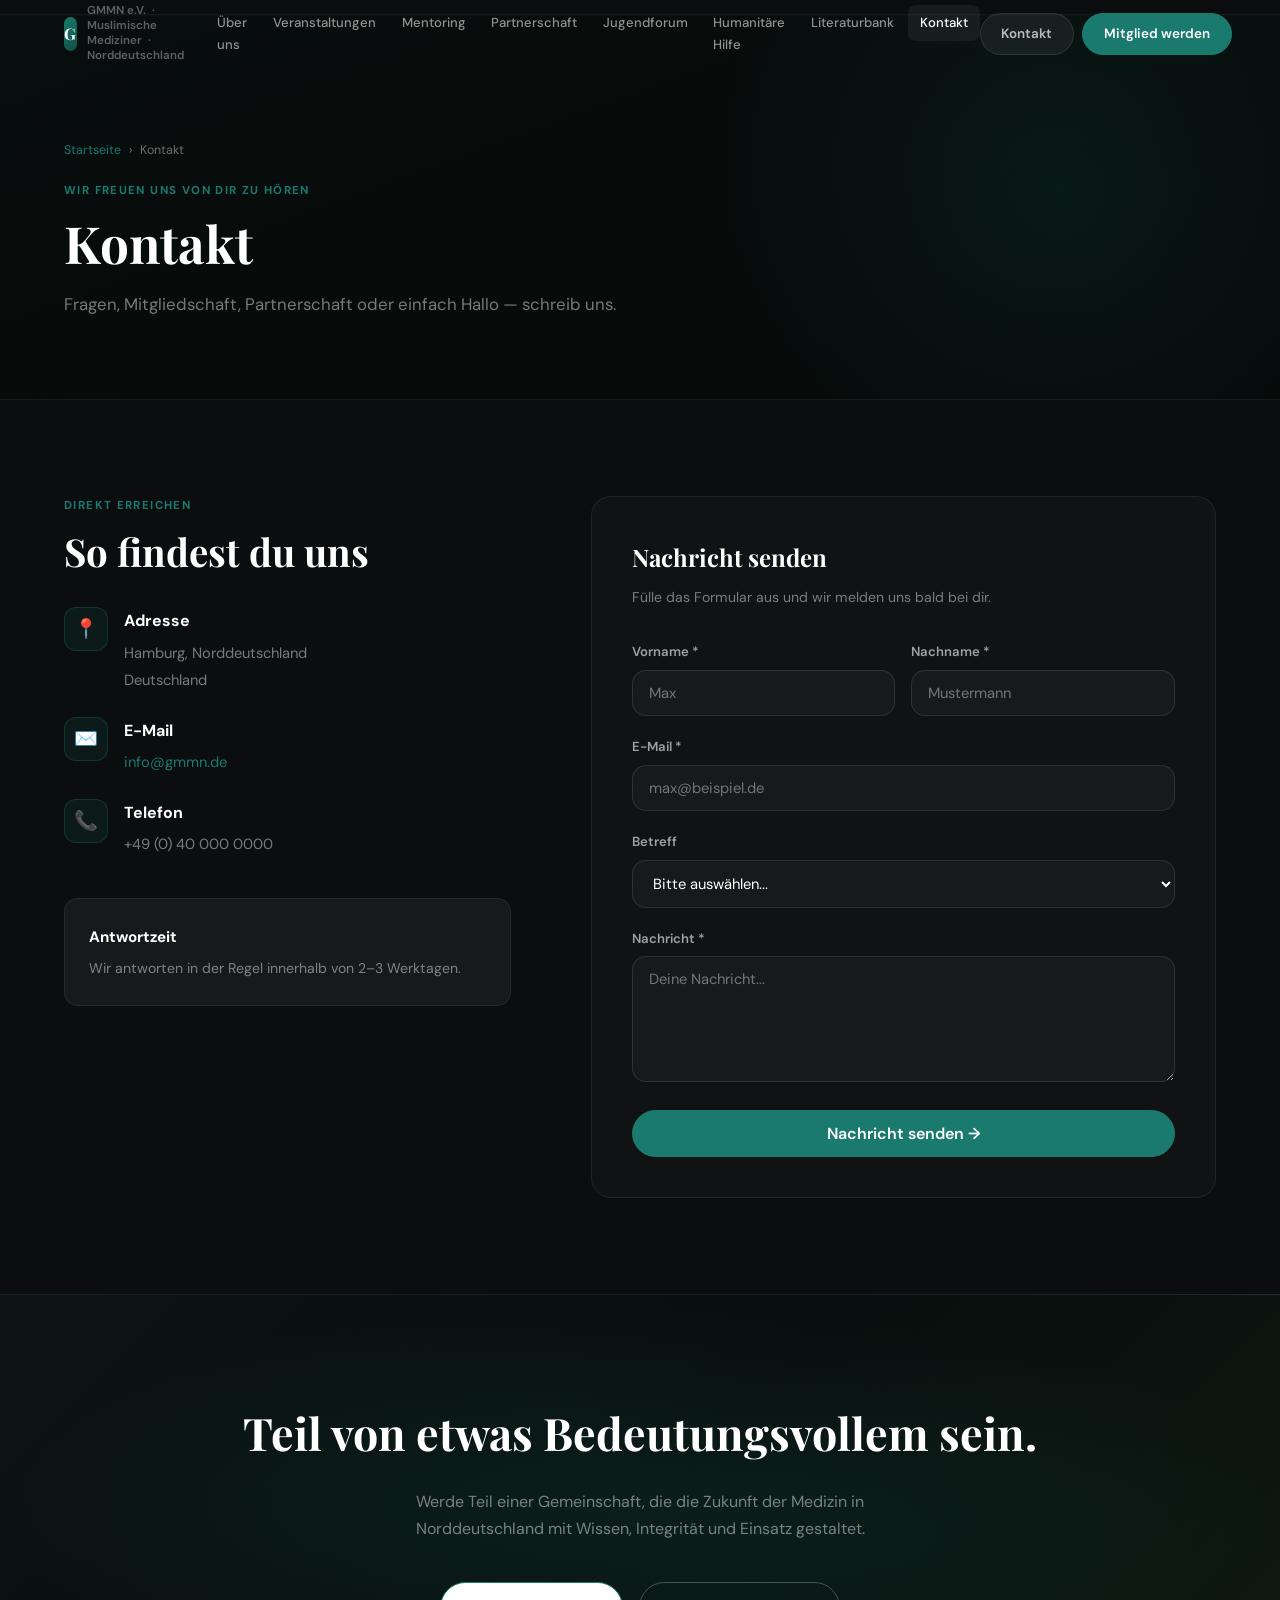
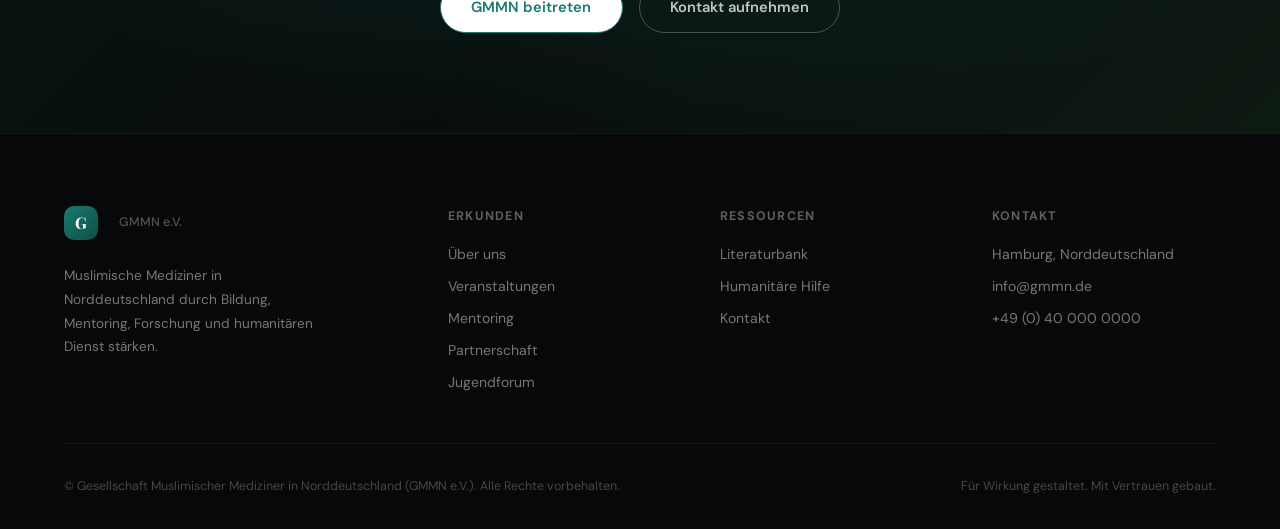
<file: kontakt.html>
<!DOCTYPE html>
<html lang="de">
<head>
<meta charset="UTF-8"/>
<meta name="viewport" content="width=device-width,initial-scale=1.0"/>
<title>Kontakt | GMMN e.V.</title>
<link rel="stylesheet" href="style.css"/>
<script>function handleSubmit(e){e.preventDefault();e.target.style.display="none";document.getElementById("success-msg").style.display="block";}</script>
</head>
<body>
<div id="progress-bar"></div>
<div id="cursor-glow"></div>
<nav id="navbar" class="scrolled">
  <a href="index.html" class="nav-logo">
    <div class="nav-logo-badge">G</div>
    <span class="nav-logo-text">GMMN e.V. &nbsp;·&nbsp; Muslimische Mediziner &nbsp;·&nbsp; Norddeutschland</span>
  </a>
  <ul class="nav-links"><li><a href="ueber-uns.html">Über uns</a></li><li><a href="veranstaltungen.html">Veranstaltungen</a></li><li><a href="mentoring.html">Mentoring</a></li><li><a href="partnerschaft.html">Partnerschaft</a></li><li><a href="jugendforum.html">Jugendforum</a></li><li><a href="humanitaere-hilfe.html">Humanitäre Hilfe</a></li><li><a href="literaturbank.html">Literaturbank</a></li><li><a href="kontakt.html" class='active'>Kontakt</a></li></ul>
  <div class="nav-ctas">
    <a href="kontakt.html" class="btn btn-ghost">Kontakt</a>
    <a href="mentoring.html" class="btn btn-solid">Mitglied werden</a>
  </div>
  <button class="hamburger" id="hamburger" aria-label="Menü"><span></span><span></span><span></span></button>
</nav>
<div class="mobile-menu" id="mobile-menu">
  <ul><li><a href="ueber-uns.html">Über uns</a></li><li><a href="veranstaltungen.html">Veranstaltungen</a></li><li><a href="mentoring.html">Mentoring</a></li><li><a href="partnerschaft.html">Partnerschaft</a></li><li><a href="jugendforum.html">Jugendforum</a></li><li><a href="humanitaere-hilfe.html">Humanitäre Hilfe</a></li><li><a href="literaturbank.html">Literaturbank</a></li><li><a href="kontakt.html">Kontakt</a></li></ul>
  <div class="mobile-ctas">
    <a href="kontakt.html" class="btn btn-ghost" style="flex:1">Kontakt</a>
    <a href="mentoring.html" class="btn btn-solid" style="flex:1">Mitglied werden</a>
  </div>
</div>
<div class="page-hero">
  <div class="page-hero-inner">
    <div class="breadcrumb"><a href="index.html">Startseite</a><span>›</span><span class="current">Kontakt</span></div>
    <div class="page-hero-eyebrow">Wir freuen uns von dir zu hören</div>
    <h1>Kontakt</h1>
    <p>Fragen, Mitgliedschaft, Partnerschaft oder einfach Hallo — schreib uns.</p>
  </div>
</div>
<section class="bg-dark">
  <div class="container">
    <div style="display:grid;grid-template-columns:1fr 1.4fr;gap:5rem;align-items:start">
      <div class="reveal-left">
        <div class="section-eyebrow">Direkt erreichen</div>
        <h2 class="section-title">So findest du uns</h2>
        <div style="display:flex;flex-direction:column;gap:1.5rem;margin-top:2rem">
          <div style="display:flex;gap:1rem;align-items:flex-start">
            <div style="width:44px;height:44px;border-radius:12px;background:var(--teal-lt);color:var(--teal);display:flex;align-items:center;justify-content:center;font-size:1.2rem;flex-shrink:0;border:1px solid rgba(26,122,110,.3)">📍</div>
            <div><strong style="color:#fff;display:block;margin-bottom:.25rem">Adresse</strong><span style="font-size:.92rem;color:var(--muted)">Hamburg, Norddeutschland<br>Deutschland</span></div>
          </div>
          <div style="display:flex;gap:1rem;align-items:flex-start">
            <div style="width:44px;height:44px;border-radius:12px;background:var(--teal-lt);color:var(--teal);display:flex;align-items:center;justify-content:center;font-size:1.2rem;flex-shrink:0;border:1px solid rgba(26,122,110,.3)">✉️</div>
            <div><strong style="color:#fff;display:block;margin-bottom:.25rem">E-Mail</strong><a href="mailto:info@gmmn.de" style="font-size:.92rem;color:var(--teal);text-decoration:none">info@gmmn.de</a></div>
          </div>
          <div style="display:flex;gap:1rem;align-items:flex-start">
            <div style="width:44px;height:44px;border-radius:12px;background:var(--teal-lt);color:var(--teal);display:flex;align-items:center;justify-content:center;font-size:1.2rem;flex-shrink:0;border:1px solid rgba(26,122,110,.3)">📞</div>
            <div><strong style="color:#fff;display:block;margin-bottom:.25rem">Telefon</strong><span style="font-size:.92rem;color:var(--muted)">+49 (0) 40 000 0000</span></div>
          </div>
        </div>
        <div style="margin-top:2.5rem;padding:1.5rem;background:var(--surface2);border-radius:var(--r);border:1px solid var(--border)">
          <strong style="color:#fff;font-size:.95rem">Antwortzeit</strong>
          <p style="font-size:.88rem;color:var(--muted);margin-top:.4rem">Wir antworten in der Regel innerhalb von 2–3 Werktagen.</p>
        </div>
      </div>
      <div class="reveal-right" style="background:var(--surface);border:1px solid var(--border);border-radius:20px;padding:2.5rem">
        <h3 style="font-family:'Playfair Display',serif;font-size:1.5rem;font-weight:700;color:#fff;margin-bottom:.5rem">Nachricht senden</h3>
        <p style="font-size:.88rem;color:var(--muted);margin-bottom:2rem">Fülle das Formular aus und wir melden uns bald bei dir.</p>
        <form onsubmit="handleSubmit(event)" style="display:flex;flex-direction:column;gap:1.25rem">
          <div style="display:grid;grid-template-columns:1fr 1fr;gap:1rem">
            <div><label class="form-label">Vorname *</label><input type="text" required placeholder="Max" class="form-input"/></div>
            <div><label class="form-label">Nachname *</label><input type="text" required placeholder="Mustermann" class="form-input"/></div>
          </div>
          <div><label class="form-label">E-Mail *</label><input type="email" required placeholder="max@beispiel.de" class="form-input"/></div>
          <div><label class="form-label">Betreff</label><select class="form-input"><option value="">Bitte auswählen...</option><option>Mitgliedschaft</option><option>Mentoring anfragen</option><option>Partnerschaft</option><option>Veranstaltungen</option><option>Sonstiges</option></select></div>
          <div><label class="form-label">Nachricht *</label><textarea required rows="5" placeholder="Deine Nachricht..." class="form-input" style="resize:vertical"></textarea></div>
          <button type="submit" class="btn btn-solid btn-lg" style="width:100%;font-size:1rem">Nachricht senden →</button>
        </form>
        <div id="success-msg" style="display:none;background:rgba(26,122,110,.12);border:1px solid rgba(26,122,110,.3);border-radius:var(--r);padding:1.25rem;text-align:center;margin-top:1rem">
          <div style="font-size:1.5rem;margin-bottom:.5rem">✅</div>
          <strong style="color:var(--teal)">Vielen Dank!</strong>
          <p style="font-size:.88rem;color:var(--muted);margin-top:.4rem">Wir haben deine Nachricht erhalten und melden uns bald.</p>
        </div>
      </div>
    </div>
  </div>
</section>
<section class="cta-banner">
  <h2 class="reveal">Teil von etwas Bedeutungsvollem sein.</h2>
  <p class="reveal" data-delay="1">Werde Teil einer Gemeinschaft, die die Zukunft der Medizin in Norddeutschland mit Wissen, Integrität und Einsatz gestaltet.</p>
  <div class="cta-btns reveal" data-delay="2">
    <a href="mentoring.html" class="btn btn-solid btn-lg" style="background:#fff;color:var(--teal)">GMMN beitreten</a>
    <a href="kontakt.html" class="btn btn-outline-white btn-lg">Kontakt aufnehmen</a>
  </div>
</section>
<footer>
  <div class="container">
    <div class="footer-grid">
      <div class="footer-brand">
        <a href="index.html" class="nav-logo" style="margin-bottom:.75rem;display:inline-flex">
          <div class="nav-logo-badge">G</div>
          <span style="font-size:.78rem;font-weight:500;color:rgba(255,255,255,.3);margin-left:.65rem">GMMN e.V.</span>
        </a>
        <p>Muslimische Mediziner in Norddeutschland durch Bildung, Mentoring, Forschung und humanitären Dienst stärken.</p>
      </div>
      <div class="footer-col"><h4>Erkunden</h4><ul>
        <li><a href="ueber-uns.html">Über uns</a></li>
        <li><a href="veranstaltungen.html">Veranstaltungen</a></li>
        <li><a href="mentoring.html">Mentoring</a></li>
        <li><a href="partnerschaft.html">Partnerschaft</a></li>
        <li><a href="jugendforum.html">Jugendforum</a></li>
      </ul></div>
      <div class="footer-col"><h4>Ressourcen</h4><ul>
        <li><a href="literaturbank.html">Literaturbank</a></li>
        <li><a href="humanitaere-hilfe.html">Humanitäre Hilfe</a></li>
        <li><a href="kontakt.html">Kontakt</a></li>
      </ul></div>
      <div class="footer-col"><h4>Kontakt</h4><ul>
        <li><span>Hamburg, Norddeutschland</span></li>
        <li><a href="mailto:info@gmmn.de">info@gmmn.de</a></li>
        <li><span>+49 (0) 40 000 0000</span></li>
      </ul></div>
    </div>
    <div class="footer-bottom">
      <p>© Gesellschaft Muslimischer Mediziner in Norddeutschland (GMMN e.V.). Alle Rechte vorbehalten.</p>
      <p>Für Wirkung gestaltet. Mit Vertrauen gebaut.</p>
    </div>
  </div>
</footer>
<button id="back-top" aria-label="Nach oben">↑</button>
<script src="shared.js"></script>
</body>
</html>
</file>
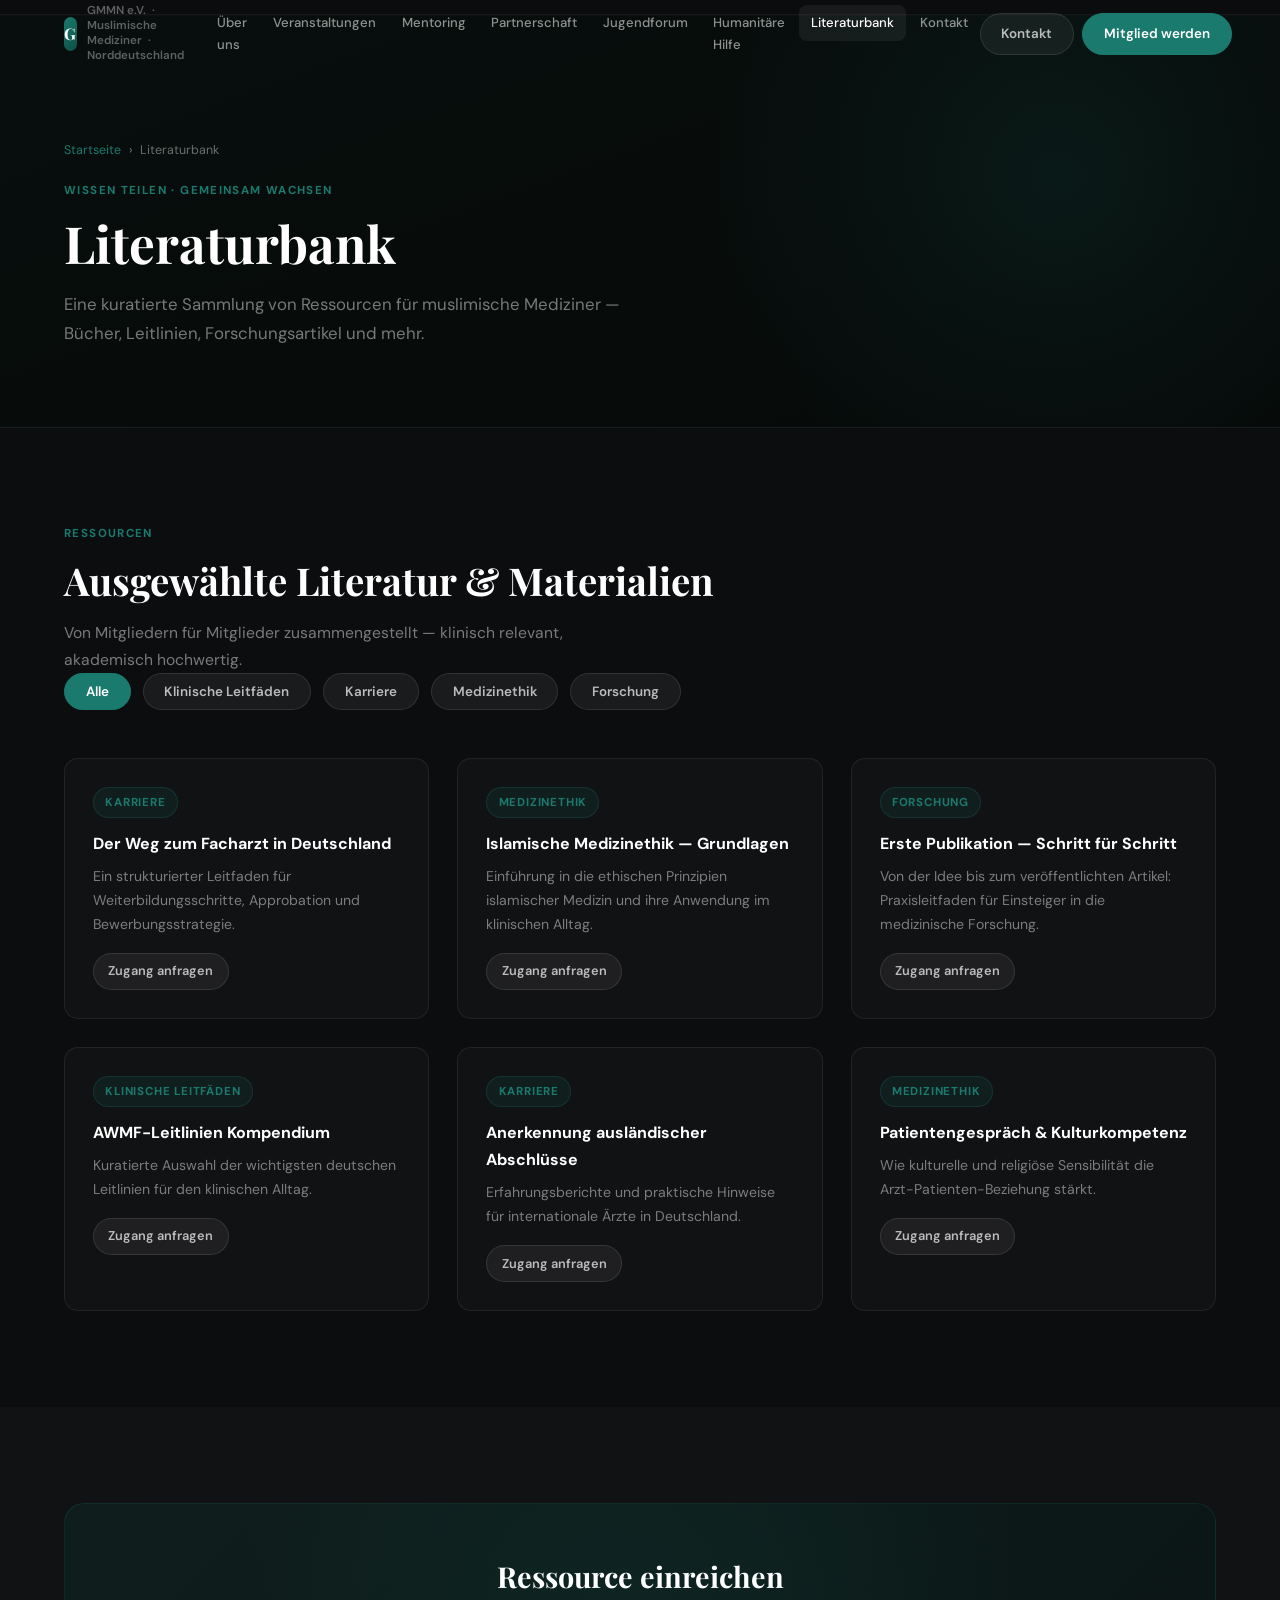
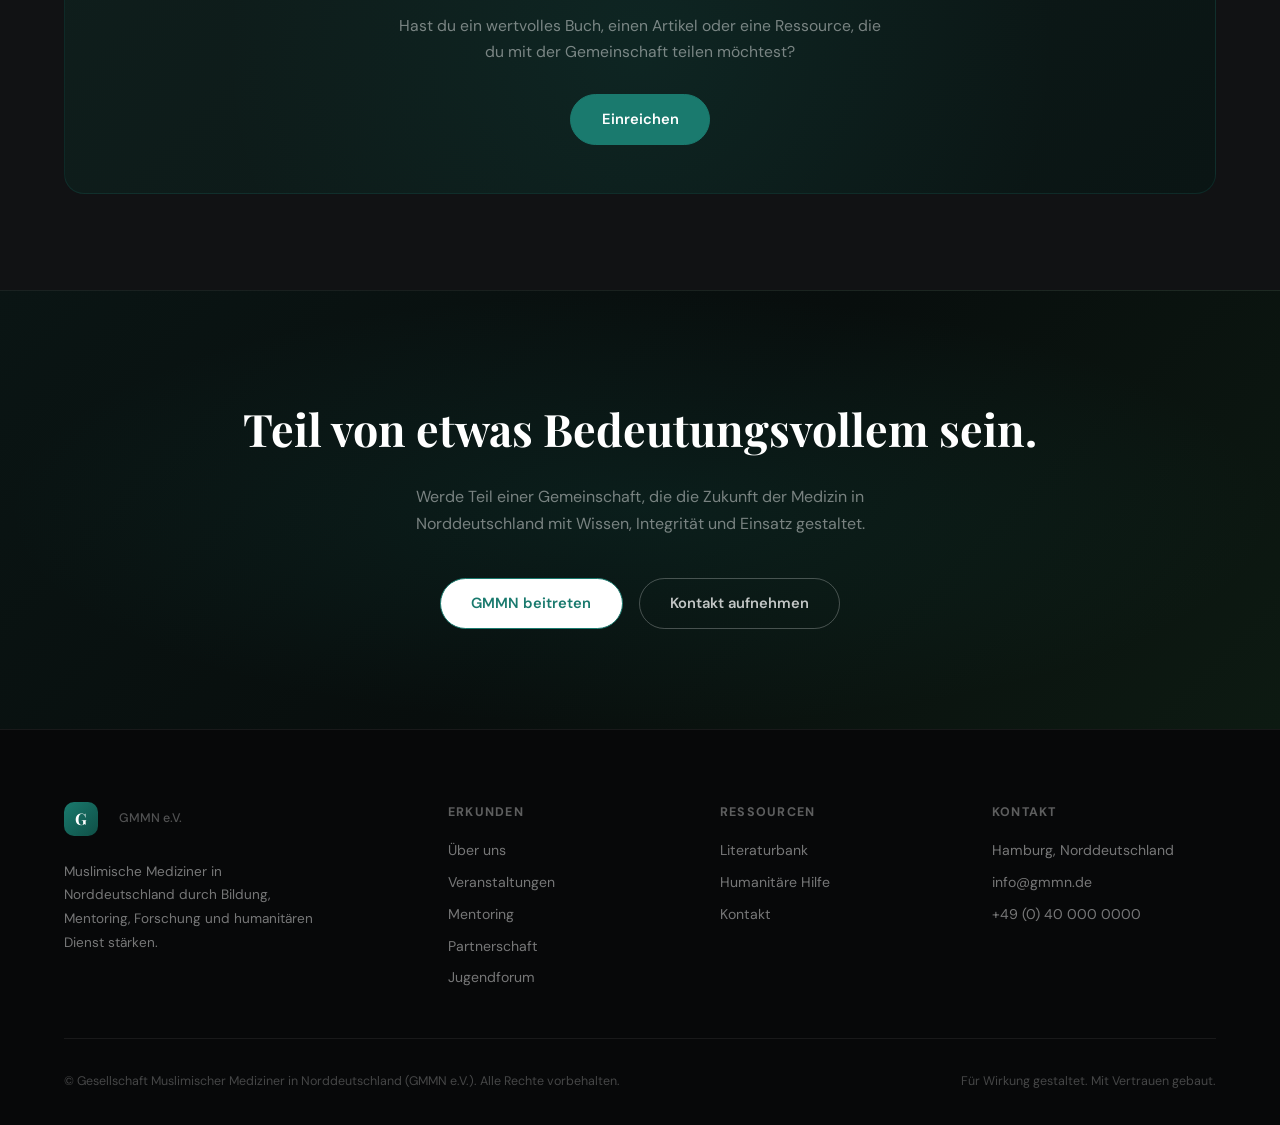
<file: literaturbank.html>
<!DOCTYPE html>
<html lang="de">
<head>
<meta charset="UTF-8"/>
<meta name="viewport" content="width=device-width,initial-scale=1.0"/>
<title>Literaturbank | GMMN e.V.</title>
<link rel="stylesheet" href="style.css"/>
<script>function filterCat(cat){document.querySelectorAll("[data-cat]").forEach(c=>{c.style.display=(cat==="all"||c.dataset.cat===cat)?"":"none"});document.querySelectorAll(".filter-btn").forEach(b=>{b.className="btn filter-btn "+(b.dataset.val===cat?"btn-solid":"btn-ghost")});}</script>
</head>
<body>
<div id="progress-bar"></div>
<div id="cursor-glow"></div>
<nav id="navbar" class="scrolled">
  <a href="index.html" class="nav-logo">
    <div class="nav-logo-badge">G</div>
    <span class="nav-logo-text">GMMN e.V. &nbsp;·&nbsp; Muslimische Mediziner &nbsp;·&nbsp; Norddeutschland</span>
  </a>
  <ul class="nav-links"><li><a href="ueber-uns.html">Über uns</a></li><li><a href="veranstaltungen.html">Veranstaltungen</a></li><li><a href="mentoring.html">Mentoring</a></li><li><a href="partnerschaft.html">Partnerschaft</a></li><li><a href="jugendforum.html">Jugendforum</a></li><li><a href="humanitaere-hilfe.html">Humanitäre Hilfe</a></li><li><a href="literaturbank.html" class='active'>Literaturbank</a></li><li><a href="kontakt.html">Kontakt</a></li></ul>
  <div class="nav-ctas">
    <a href="kontakt.html" class="btn btn-ghost">Kontakt</a>
    <a href="mentoring.html" class="btn btn-solid">Mitglied werden</a>
  </div>
  <button class="hamburger" id="hamburger" aria-label="Menü"><span></span><span></span><span></span></button>
</nav>
<div class="mobile-menu" id="mobile-menu">
  <ul><li><a href="ueber-uns.html">Über uns</a></li><li><a href="veranstaltungen.html">Veranstaltungen</a></li><li><a href="mentoring.html">Mentoring</a></li><li><a href="partnerschaft.html">Partnerschaft</a></li><li><a href="jugendforum.html">Jugendforum</a></li><li><a href="humanitaere-hilfe.html">Humanitäre Hilfe</a></li><li><a href="literaturbank.html">Literaturbank</a></li><li><a href="kontakt.html">Kontakt</a></li></ul>
  <div class="mobile-ctas">
    <a href="kontakt.html" class="btn btn-ghost" style="flex:1">Kontakt</a>
    <a href="mentoring.html" class="btn btn-solid" style="flex:1">Mitglied werden</a>
  </div>
</div>
<div class="page-hero">
  <div class="page-hero-inner">
    <div class="breadcrumb"><a href="index.html">Startseite</a><span>›</span><span class="current">Literaturbank</span></div>
    <div class="page-hero-eyebrow">Wissen teilen · Gemeinsam wachsen</div>
    <h1>Literaturbank</h1>
    <p>Eine kuratierte Sammlung von Ressourcen für muslimische Mediziner — Bücher, Leitlinien, Forschungsartikel und mehr.</p>
  </div>
</div>
<section class="bg-dark">
  <div class="container">
    <div class="section-header reveal"><div class="section-eyebrow">Ressourcen</div><h2 class="section-title">Ausgewählte Literatur &amp; Materialien</h2><p class="section-subtitle">Von Mitgliedern für Mitglieder zusammengestellt — klinisch relevant, akademisch hochwertig.</p></div>
    <div style="display:flex;gap:.75rem;flex-wrap:wrap;margin-bottom:2.5rem" class="reveal">
      <button onclick="filterCat('all')" class="btn filter-btn btn-solid" data-val="all">Alle</button>
      <button onclick="filterCat('klinik')" class="btn filter-btn btn-ghost" data-val="klinik">Klinische Leitfäden</button>
      <button onclick="filterCat('karriere')" class="btn filter-btn btn-ghost" data-val="karriere">Karriere</button>
      <button onclick="filterCat('ethik')" class="btn filter-btn btn-ghost" data-val="ethik">Medizinethik</button>
      <button onclick="filterCat('forschung')" class="btn filter-btn btn-ghost" data-val="forschung">Forschung</button>
    </div>
    <div class="grid-3">
      <div class="dark-card reveal" data-cat="karriere"><span class="tag">Karriere</span><h3 style="font-size:1rem;font-weight:700;color:#fff;margin:.75rem 0 .5rem">Der Weg zum Facharzt in Deutschland</h3><p style="font-size:.88rem;color:var(--muted);margin-bottom:1rem">Ein strukturierter Leitfaden für Weiterbildungsschritte, Approbation und Bewerbungsstrategie.</p><a href="kontakt.html" class="btn btn-ghost" style="font-size:.8rem;padding:.4rem .9rem">Zugang anfragen</a></div>
      <div class="dark-card reveal" data-delay="1" data-cat="ethik"><span class="tag">Medizinethik</span><h3 style="font-size:1rem;font-weight:700;color:#fff;margin:.75rem 0 .5rem">Islamische Medizinethik — Grundlagen</h3><p style="font-size:.88rem;color:var(--muted);margin-bottom:1rem">Einführung in die ethischen Prinzipien islamischer Medizin und ihre Anwendung im klinischen Alltag.</p><a href="kontakt.html" class="btn btn-ghost" style="font-size:.8rem;padding:.4rem .9rem">Zugang anfragen</a></div>
      <div class="dark-card reveal" data-delay="2" data-cat="forschung"><span class="tag">Forschung</span><h3 style="font-size:1rem;font-weight:700;color:#fff;margin:.75rem 0 .5rem">Erste Publikation — Schritt für Schritt</h3><p style="font-size:.88rem;color:var(--muted);margin-bottom:1rem">Von der Idee bis zum veröffentlichten Artikel: Praxisleitfaden für Einsteiger in die medizinische Forschung.</p><a href="kontakt.html" class="btn btn-ghost" style="font-size:.8rem;padding:.4rem .9rem">Zugang anfragen</a></div>
      <div class="dark-card reveal" data-cat="klinik"><span class="tag">Klinische Leitfäden</span><h3 style="font-size:1rem;font-weight:700;color:#fff;margin:.75rem 0 .5rem">AWMF-Leitlinien Kompendium</h3><p style="font-size:.88rem;color:var(--muted);margin-bottom:1rem">Kuratierte Auswahl der wichtigsten deutschen Leitlinien für den klinischen Alltag.</p><a href="kontakt.html" class="btn btn-ghost" style="font-size:.8rem;padding:.4rem .9rem">Zugang anfragen</a></div>
      <div class="dark-card reveal" data-delay="1" data-cat="karriere"><span class="tag">Karriere</span><h3 style="font-size:1rem;font-weight:700;color:#fff;margin:.75rem 0 .5rem">Anerkennung ausländischer Abschlüsse</h3><p style="font-size:.88rem;color:var(--muted);margin-bottom:1rem">Erfahrungsberichte und praktische Hinweise für internationale Ärzte in Deutschland.</p><a href="kontakt.html" class="btn btn-ghost" style="font-size:.8rem;padding:.4rem .9rem">Zugang anfragen</a></div>
      <div class="dark-card reveal" data-delay="2" data-cat="ethik"><span class="tag">Medizinethik</span><h3 style="font-size:1rem;font-weight:700;color:#fff;margin:.75rem 0 .5rem">Patientengespräch &amp; Kulturkompetenz</h3><p style="font-size:.88rem;color:var(--muted);margin-bottom:1rem">Wie kulturelle und religiöse Sensibilität die Arzt-Patienten-Beziehung stärkt.</p><a href="kontakt.html" class="btn btn-ghost" style="font-size:.8rem;padding:.4rem .9rem">Zugang anfragen</a></div>
    </div>
  </div>
</section>
<section class="bg-surface">
  <div class="container">
    <div style="background:linear-gradient(135deg,#0f1e1c,#0a1514);border-radius:20px;padding:3rem;text-align:center;border:1px solid rgba(26,122,110,.2);position:relative;overflow:hidden" class="reveal">
      <div style="position:absolute;inset:0;background:radial-gradient(circle at 50% 50%,rgba(26,122,110,.12) 0%,transparent 70%)"></div>
      <div style="position:relative;z-index:1">
        <h2 style="font-family:'Playfair Display',serif;font-size:1.8rem;font-weight:700;margin-bottom:.75rem;color:#fff">Ressource einreichen</h2>
        <p style="color:var(--muted);max-width:500px;margin:0 auto 1.75rem;font-size:.98rem">Hast du ein wertvolles Buch, einen Artikel oder eine Ressource, die du mit der Gemeinschaft teilen möchtest?</p>
        <a href="kontakt.html" class="btn btn-solid btn-lg">Einreichen</a>
      </div>
    </div>
  </div>
</section>
<section class="cta-banner">
  <h2 class="reveal">Teil von etwas Bedeutungsvollem sein.</h2>
  <p class="reveal" data-delay="1">Werde Teil einer Gemeinschaft, die die Zukunft der Medizin in Norddeutschland mit Wissen, Integrität und Einsatz gestaltet.</p>
  <div class="cta-btns reveal" data-delay="2">
    <a href="mentoring.html" class="btn btn-solid btn-lg" style="background:#fff;color:var(--teal)">GMMN beitreten</a>
    <a href="kontakt.html" class="btn btn-outline-white btn-lg">Kontakt aufnehmen</a>
  </div>
</section>
<footer>
  <div class="container">
    <div class="footer-grid">
      <div class="footer-brand">
        <a href="index.html" class="nav-logo" style="margin-bottom:.75rem;display:inline-flex">
          <div class="nav-logo-badge">G</div>
          <span style="font-size:.78rem;font-weight:500;color:rgba(255,255,255,.3);margin-left:.65rem">GMMN e.V.</span>
        </a>
        <p>Muslimische Mediziner in Norddeutschland durch Bildung, Mentoring, Forschung und humanitären Dienst stärken.</p>
      </div>
      <div class="footer-col"><h4>Erkunden</h4><ul>
        <li><a href="ueber-uns.html">Über uns</a></li>
        <li><a href="veranstaltungen.html">Veranstaltungen</a></li>
        <li><a href="mentoring.html">Mentoring</a></li>
        <li><a href="partnerschaft.html">Partnerschaft</a></li>
        <li><a href="jugendforum.html">Jugendforum</a></li>
      </ul></div>
      <div class="footer-col"><h4>Ressourcen</h4><ul>
        <li><a href="literaturbank.html">Literaturbank</a></li>
        <li><a href="humanitaere-hilfe.html">Humanitäre Hilfe</a></li>
        <li><a href="kontakt.html">Kontakt</a></li>
      </ul></div>
      <div class="footer-col"><h4>Kontakt</h4><ul>
        <li><span>Hamburg, Norddeutschland</span></li>
        <li><a href="mailto:info@gmmn.de">info@gmmn.de</a></li>
        <li><span>+49 (0) 40 000 0000</span></li>
      </ul></div>
    </div>
    <div class="footer-bottom">
      <p>© Gesellschaft Muslimischer Mediziner in Norddeutschland (GMMN e.V.). Alle Rechte vorbehalten.</p>
      <p>Für Wirkung gestaltet. Mit Vertrauen gebaut.</p>
    </div>
  </div>
</footer>
<button id="back-top" aria-label="Nach oben">↑</button>
<script src="shared.js"></script>
</body>
</html>
</file>
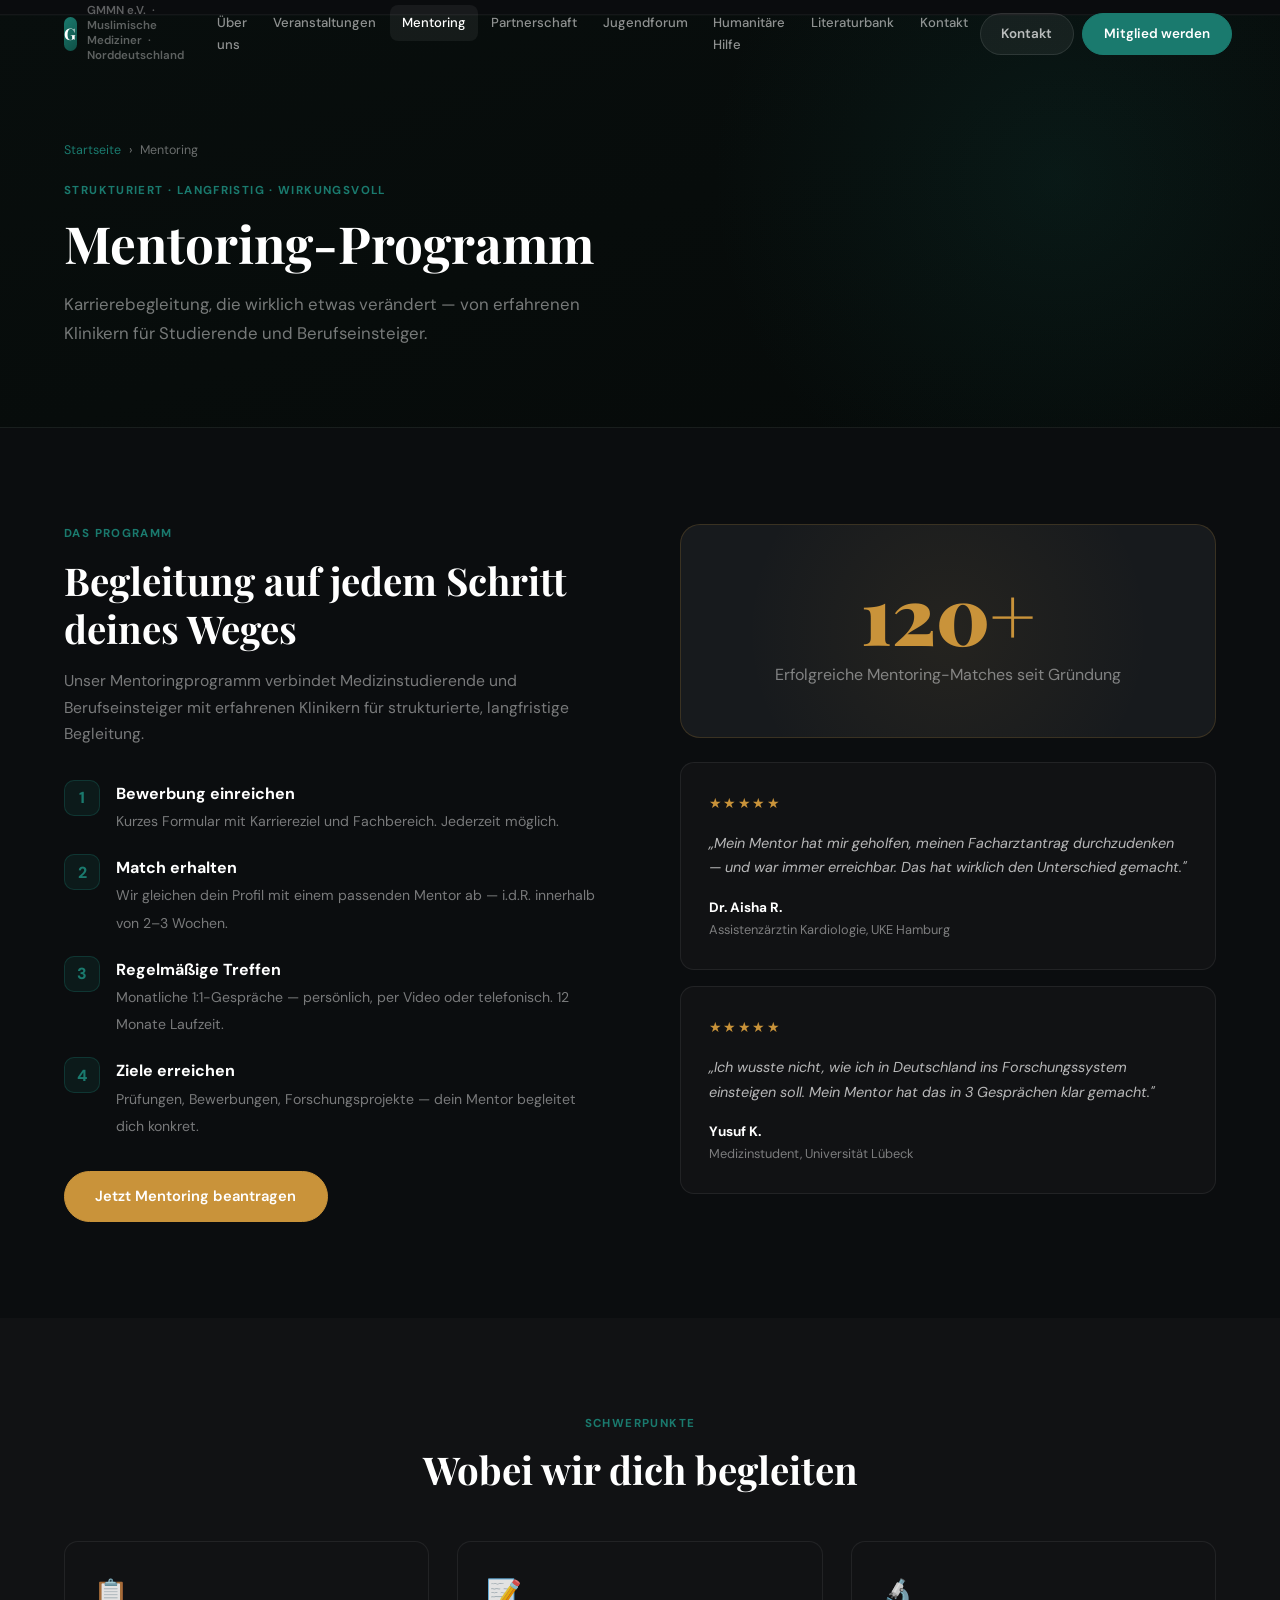
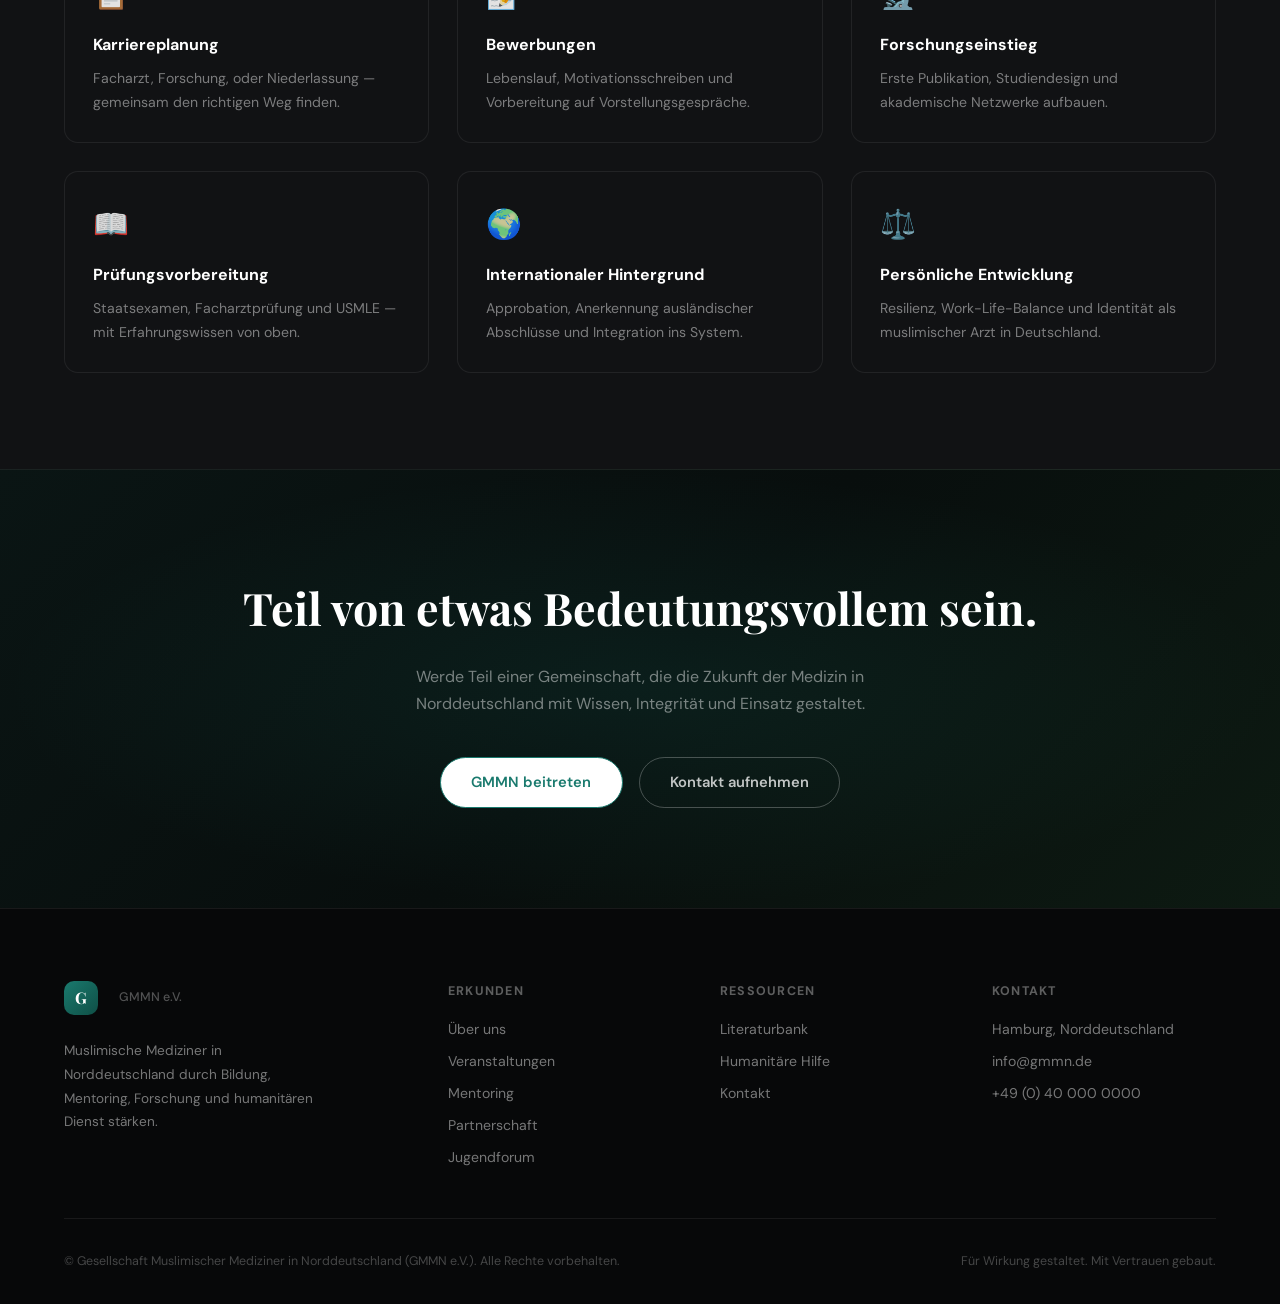
<file: mentoring.html>
<!DOCTYPE html>
<html lang="de">
<head>
<meta charset="UTF-8"/>
<meta name="viewport" content="width=device-width,initial-scale=1.0"/>
<title>Mentoring | GMMN e.V.</title>
<link rel="stylesheet" href="style.css"/>

</head>
<body>
<div id="progress-bar"></div>
<div id="cursor-glow"></div>
<nav id="navbar" class="scrolled">
  <a href="index.html" class="nav-logo">
    <div class="nav-logo-badge">G</div>
    <span class="nav-logo-text">GMMN e.V. &nbsp;·&nbsp; Muslimische Mediziner &nbsp;·&nbsp; Norddeutschland</span>
  </a>
  <ul class="nav-links"><li><a href="ueber-uns.html">Über uns</a></li><li><a href="veranstaltungen.html">Veranstaltungen</a></li><li><a href="mentoring.html" class='active'>Mentoring</a></li><li><a href="partnerschaft.html">Partnerschaft</a></li><li><a href="jugendforum.html">Jugendforum</a></li><li><a href="humanitaere-hilfe.html">Humanitäre Hilfe</a></li><li><a href="literaturbank.html">Literaturbank</a></li><li><a href="kontakt.html">Kontakt</a></li></ul>
  <div class="nav-ctas">
    <a href="kontakt.html" class="btn btn-ghost">Kontakt</a>
    <a href="mentoring.html" class="btn btn-solid">Mitglied werden</a>
  </div>
  <button class="hamburger" id="hamburger" aria-label="Menü"><span></span><span></span><span></span></button>
</nav>
<div class="mobile-menu" id="mobile-menu">
  <ul><li><a href="ueber-uns.html">Über uns</a></li><li><a href="veranstaltungen.html">Veranstaltungen</a></li><li><a href="mentoring.html">Mentoring</a></li><li><a href="partnerschaft.html">Partnerschaft</a></li><li><a href="jugendforum.html">Jugendforum</a></li><li><a href="humanitaere-hilfe.html">Humanitäre Hilfe</a></li><li><a href="literaturbank.html">Literaturbank</a></li><li><a href="kontakt.html">Kontakt</a></li></ul>
  <div class="mobile-ctas">
    <a href="kontakt.html" class="btn btn-ghost" style="flex:1">Kontakt</a>
    <a href="mentoring.html" class="btn btn-solid" style="flex:1">Mitglied werden</a>
  </div>
</div>
<div class="page-hero">
  <div class="page-hero-inner">
    <div class="breadcrumb"><a href="index.html">Startseite</a><span>›</span><span class="current">Mentoring</span></div>
    <div class="page-hero-eyebrow">Strukturiert · Langfristig · Wirkungsvoll</div>
    <h1>Mentoring-Programm</h1>
    <p>Karrierebegleitung, die wirklich etwas verändert — von erfahrenen Klinikern für Studierende und Berufseinsteiger.</p>
  </div>
</div>
<section class="bg-dark">
  <div class="container">
    <div class="grid-2" style="gap:5rem;align-items:start">
      <div class="reveal-left">
        <div class="section-eyebrow">Das Programm</div>
        <h2 class="section-title">Begleitung auf jedem Schritt deines Weges</h2>
        <p class="section-subtitle">Unser Mentoringprogramm verbindet Medizinstudierende und Berufseinsteiger mit erfahrenen Klinikern für strukturierte, langfristige Begleitung.</p>
        <div style="margin-top:2rem;display:flex;flex-direction:column;gap:1.25rem">
          <div style="display:flex;gap:1rem;align-items:flex-start"><div style="width:36px;height:36px;border-radius:10px;background:var(--teal-lt);color:var(--teal);display:flex;align-items:center;justify-content:center;font-weight:800;flex-shrink:0;border:1px solid rgba(26,122,110,.3)">1</div><div><strong style="color:#fff">Bewerbung einreichen</strong><br><span style="font-size:.88rem;color:var(--muted)">Kurzes Formular mit Karriereziel und Fachbereich. Jederzeit möglich.</span></div></div>
          <div style="display:flex;gap:1rem;align-items:flex-start"><div style="width:36px;height:36px;border-radius:10px;background:var(--teal-lt);color:var(--teal);display:flex;align-items:center;justify-content:center;font-weight:800;flex-shrink:0;border:1px solid rgba(26,122,110,.3)">2</div><div><strong style="color:#fff">Match erhalten</strong><br><span style="font-size:.88rem;color:var(--muted)">Wir gleichen dein Profil mit einem passenden Mentor ab — i.d.R. innerhalb von 2–3 Wochen.</span></div></div>
          <div style="display:flex;gap:1rem;align-items:flex-start"><div style="width:36px;height:36px;border-radius:10px;background:var(--teal-lt);color:var(--teal);display:flex;align-items:center;justify-content:center;font-weight:800;flex-shrink:0;border:1px solid rgba(26,122,110,.3)">3</div><div><strong style="color:#fff">Regelmäßige Treffen</strong><br><span style="font-size:.88rem;color:var(--muted)">Monatliche 1:1-Gespräche — persönlich, per Video oder telefonisch. 12 Monate Laufzeit.</span></div></div>
          <div style="display:flex;gap:1rem;align-items:flex-start"><div style="width:36px;height:36px;border-radius:10px;background:var(--teal-lt);color:var(--teal);display:flex;align-items:center;justify-content:center;font-weight:800;flex-shrink:0;border:1px solid rgba(26,122,110,.3)">4</div><div><strong style="color:#fff">Ziele erreichen</strong><br><span style="font-size:.88rem;color:var(--muted)">Prüfungen, Bewerbungen, Forschungsprojekte — dein Mentor begleitet dich konkret.</span></div></div>
        </div>
        <a href="kontakt.html" class="btn btn-gold btn-lg" style="margin-top:2rem">Jetzt Mentoring beantragen</a>
      </div>
      <div class="reveal-right">
        <div style="border-radius:20px;background:var(--surface2);border:1px solid rgba(201,147,58,.2);padding:3rem;text-align:center;margin-bottom:1.5rem;position:relative;overflow:hidden">
          <div style="position:absolute;inset:0;background:radial-gradient(circle at 50%,rgba(201,147,58,.08) 0%,transparent 70%)"></div>
          <div style="position:relative;z-index:1"><div style="font-family:'Playfair Display',serif;font-size:5rem;font-weight:900;color:var(--gold);line-height:1">120+</div><p style="font-size:1rem;color:var(--muted);margin-top:.5rem">Erfolgreiche Mentoring-Matches seit Gründung</p></div>
        </div>
        <div class="dark-card" style="margin-bottom:1rem"><div class="stars">★★★★★</div><p style="font-size:.9rem;color:rgba(255,255,255,.7);font-style:italic;margin-bottom:1rem">„Mein Mentor hat mir geholfen, meinen Facharztantrag durchzudenken — und war immer erreichbar. Das hat wirklich den Unterschied gemacht."</p><div style="font-weight:700;font-size:.85rem;color:#fff">Dr. Aisha R.</div><div style="font-size:.8rem;color:var(--muted)">Assistenzärztin Kardiologie, UKE Hamburg</div></div>
        <div class="dark-card"><div class="stars">★★★★★</div><p style="font-size:.9rem;color:rgba(255,255,255,.7);font-style:italic;margin-bottom:1rem">„Ich wusste nicht, wie ich in Deutschland ins Forschungssystem einsteigen soll. Mein Mentor hat das in 3 Gesprächen klar gemacht."</p><div style="font-weight:700;font-size:.85rem;color:#fff">Yusuf K.</div><div style="font-size:.8rem;color:var(--muted)">Medizinstudent, Universität Lübeck</div></div>
      </div>
    </div>
  </div>
</section>
<section class="bg-surface">
  <div class="container">
    <div class="section-header center reveal"><div class="section-eyebrow">Schwerpunkte</div><h2 class="section-title">Wobei wir dich begleiten</h2></div>
    <div class="grid-3">
      <div class="dark-card reveal" data-delay="1"><div style="font-size:1.8rem;margin-bottom:.75rem">📋</div><h3 style="font-size:1rem;font-weight:700;color:#fff;margin-bottom:.5rem">Karriereplanung</h3><p style="font-size:.88rem;color:var(--muted)">Facharzt, Forschung, oder Niederlassung — gemeinsam den richtigen Weg finden.</p></div>
      <div class="dark-card reveal" data-delay="2"><div style="font-size:1.8rem;margin-bottom:.75rem">📝</div><h3 style="font-size:1rem;font-weight:700;color:#fff;margin-bottom:.5rem">Bewerbungen</h3><p style="font-size:.88rem;color:var(--muted)">Lebenslauf, Motivationsschreiben und Vorbereitung auf Vorstellungsgespräche.</p></div>
      <div class="dark-card reveal" data-delay="3"><div style="font-size:1.8rem;margin-bottom:.75rem">🔬</div><h3 style="font-size:1rem;font-weight:700;color:#fff;margin-bottom:.5rem">Forschungseinstieg</h3><p style="font-size:.88rem;color:var(--muted)">Erste Publikation, Studiendesign und akademische Netzwerke aufbauen.</p></div>
      <div class="dark-card reveal" data-delay="1"><div style="font-size:1.8rem;margin-bottom:.75rem">📖</div><h3 style="font-size:1rem;font-weight:700;color:#fff;margin-bottom:.5rem">Prüfungsvorbereitung</h3><p style="font-size:.88rem;color:var(--muted)">Staatsexamen, Facharztprüfung und USMLE — mit Erfahrungswissen von oben.</p></div>
      <div class="dark-card reveal" data-delay="2"><div style="font-size:1.8rem;margin-bottom:.75rem">🌍</div><h3 style="font-size:1rem;font-weight:700;color:#fff;margin-bottom:.5rem">Internationaler Hintergrund</h3><p style="font-size:.88rem;color:var(--muted)">Approbation, Anerkennung ausländischer Abschlüsse und Integration ins System.</p></div>
      <div class="dark-card reveal" data-delay="3"><div style="font-size:1.8rem;margin-bottom:.75rem">⚖️</div><h3 style="font-size:1rem;font-weight:700;color:#fff;margin-bottom:.5rem">Persönliche Entwicklung</h3><p style="font-size:.88rem;color:var(--muted)">Resilienz, Work-Life-Balance und Identität als muslimischer Arzt in Deutschland.</p></div>
    </div>
  </div>
</section>
<section class="cta-banner">
  <h2 class="reveal">Teil von etwas Bedeutungsvollem sein.</h2>
  <p class="reveal" data-delay="1">Werde Teil einer Gemeinschaft, die die Zukunft der Medizin in Norddeutschland mit Wissen, Integrität und Einsatz gestaltet.</p>
  <div class="cta-btns reveal" data-delay="2">
    <a href="mentoring.html" class="btn btn-solid btn-lg" style="background:#fff;color:var(--teal)">GMMN beitreten</a>
    <a href="kontakt.html" class="btn btn-outline-white btn-lg">Kontakt aufnehmen</a>
  </div>
</section>
<footer>
  <div class="container">
    <div class="footer-grid">
      <div class="footer-brand">
        <a href="index.html" class="nav-logo" style="margin-bottom:.75rem;display:inline-flex">
          <div class="nav-logo-badge">G</div>
          <span style="font-size:.78rem;font-weight:500;color:rgba(255,255,255,.3);margin-left:.65rem">GMMN e.V.</span>
        </a>
        <p>Muslimische Mediziner in Norddeutschland durch Bildung, Mentoring, Forschung und humanitären Dienst stärken.</p>
      </div>
      <div class="footer-col"><h4>Erkunden</h4><ul>
        <li><a href="ueber-uns.html">Über uns</a></li>
        <li><a href="veranstaltungen.html">Veranstaltungen</a></li>
        <li><a href="mentoring.html">Mentoring</a></li>
        <li><a href="partnerschaft.html">Partnerschaft</a></li>
        <li><a href="jugendforum.html">Jugendforum</a></li>
      </ul></div>
      <div class="footer-col"><h4>Ressourcen</h4><ul>
        <li><a href="literaturbank.html">Literaturbank</a></li>
        <li><a href="humanitaere-hilfe.html">Humanitäre Hilfe</a></li>
        <li><a href="kontakt.html">Kontakt</a></li>
      </ul></div>
      <div class="footer-col"><h4>Kontakt</h4><ul>
        <li><span>Hamburg, Norddeutschland</span></li>
        <li><a href="mailto:info@gmmn.de">info@gmmn.de</a></li>
        <li><span>+49 (0) 40 000 0000</span></li>
      </ul></div>
    </div>
    <div class="footer-bottom">
      <p>© Gesellschaft Muslimischer Mediziner in Norddeutschland (GMMN e.V.). Alle Rechte vorbehalten.</p>
      <p>Für Wirkung gestaltet. Mit Vertrauen gebaut.</p>
    </div>
  </div>
</footer>
<button id="back-top" aria-label="Nach oben">↑</button>
<script src="shared.js"></script>
</body>
</html>
</file>
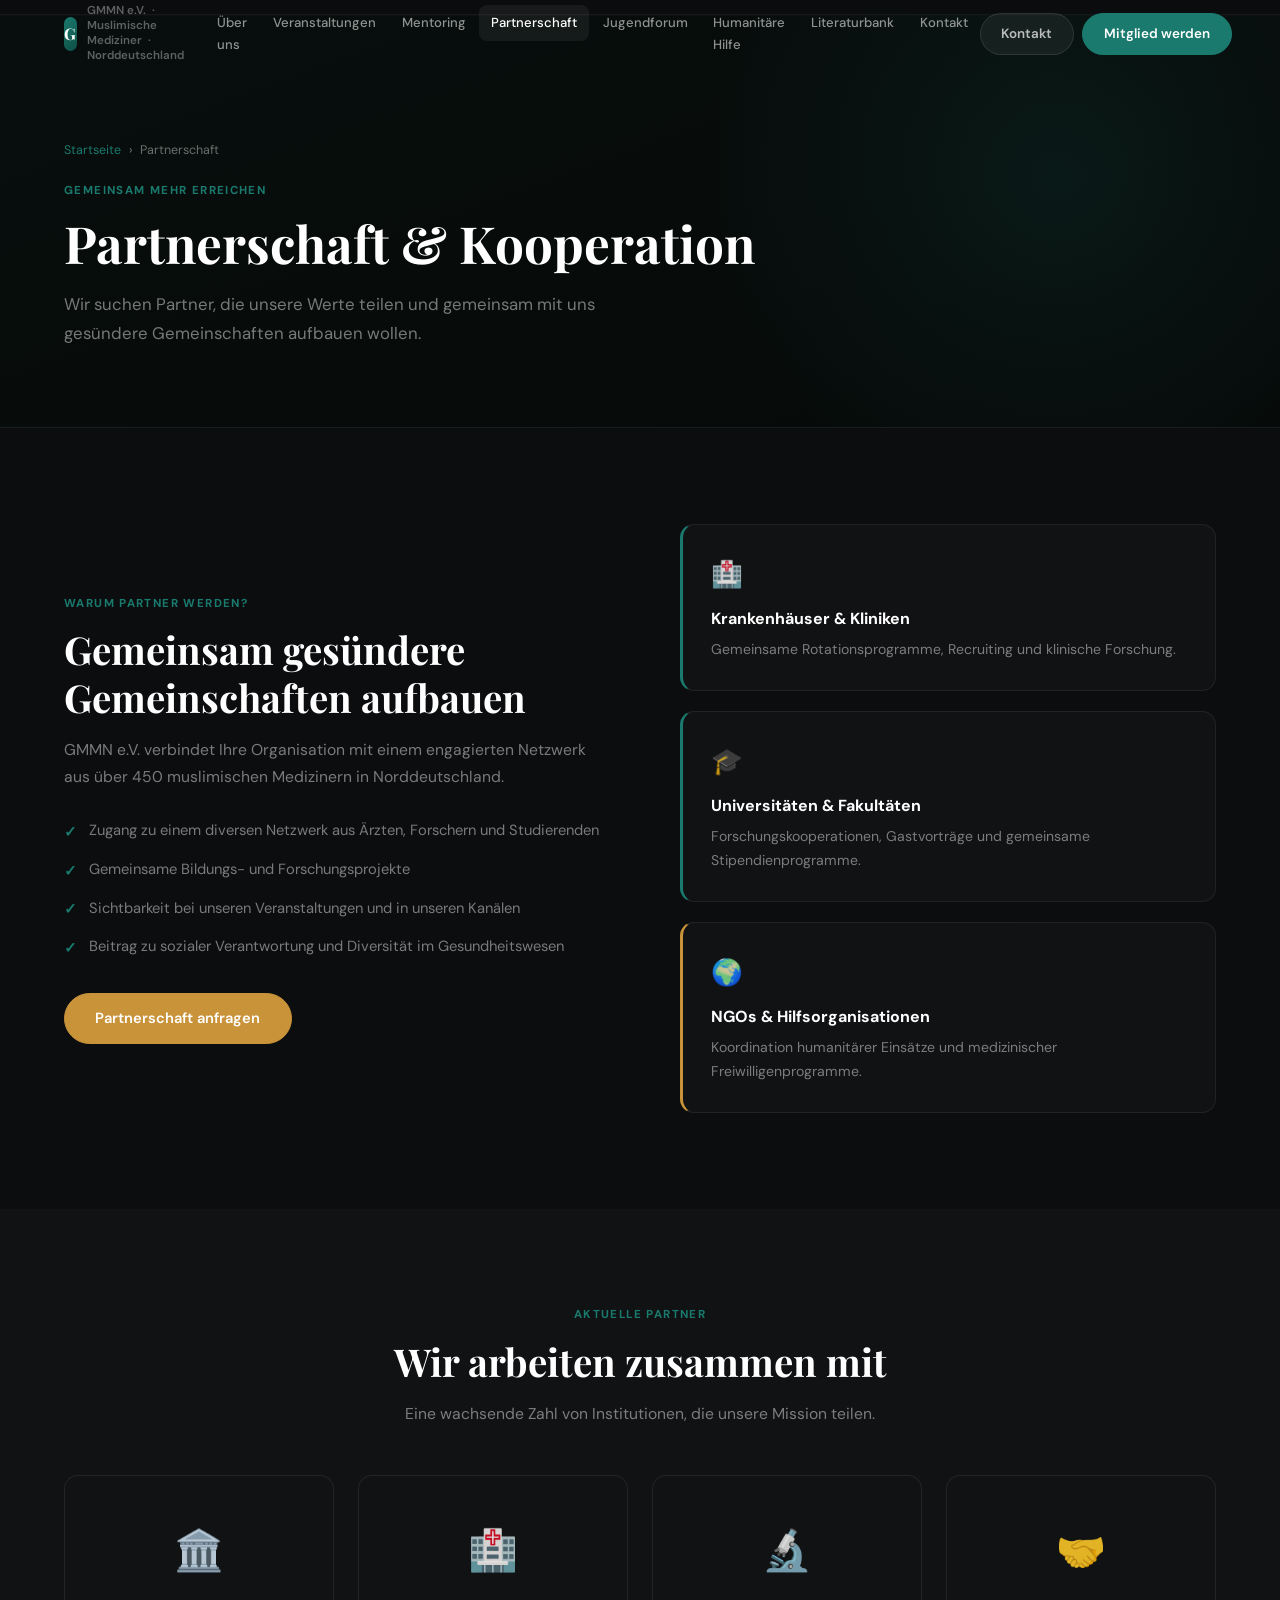
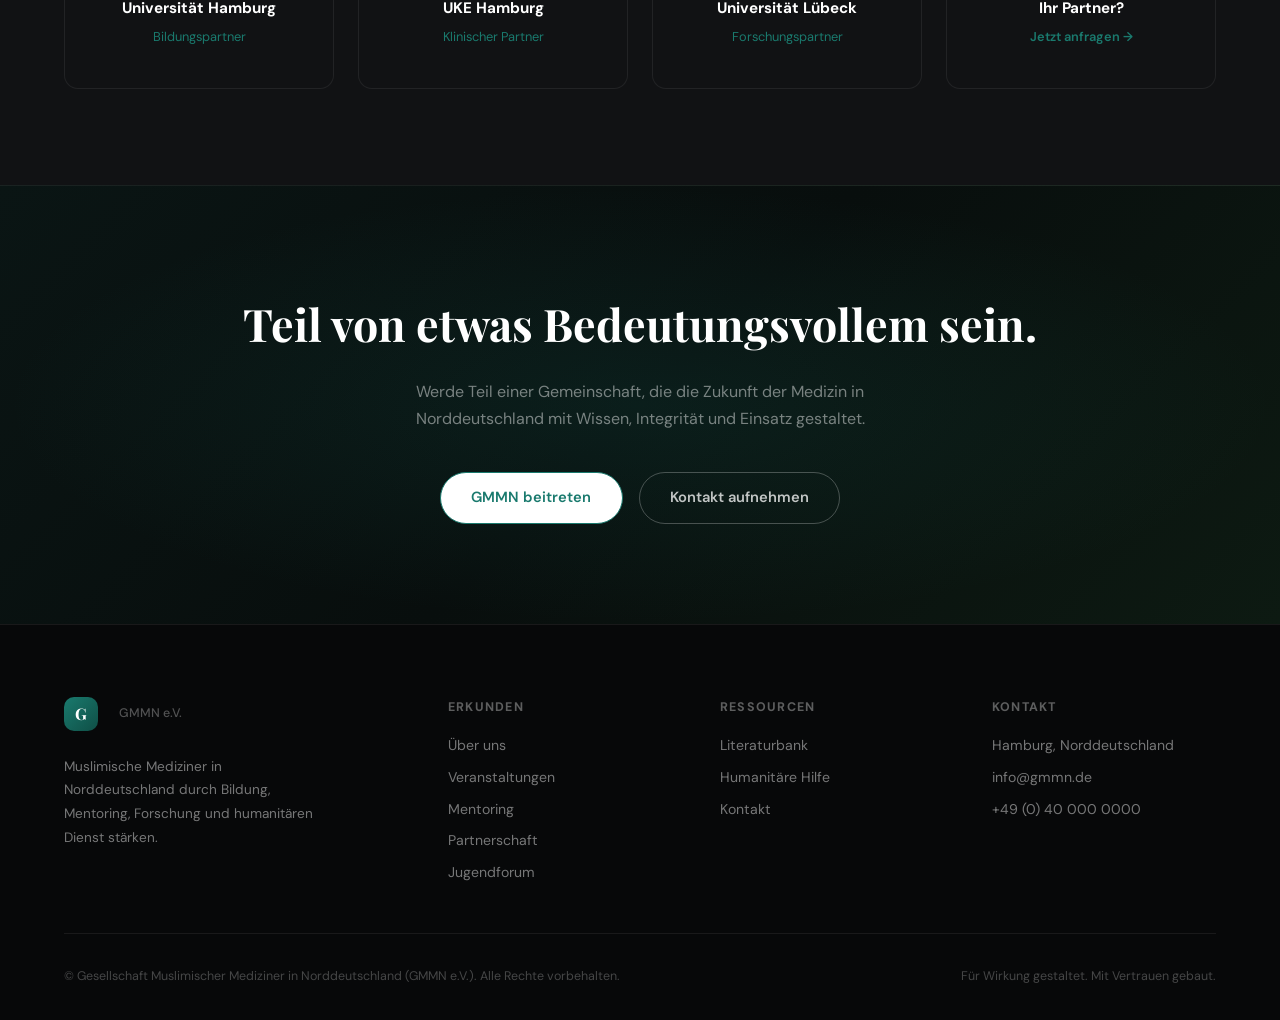
<file: partnerschaft.html>
<!DOCTYPE html>
<html lang="de">
<head>
<meta charset="UTF-8"/>
<meta name="viewport" content="width=device-width,initial-scale=1.0"/>
<title>Partnerschaft | GMMN e.V.</title>
<link rel="stylesheet" href="style.css"/>

</head>
<body>
<div id="progress-bar"></div>
<div id="cursor-glow"></div>
<nav id="navbar" class="scrolled">
  <a href="index.html" class="nav-logo">
    <div class="nav-logo-badge">G</div>
    <span class="nav-logo-text">GMMN e.V. &nbsp;·&nbsp; Muslimische Mediziner &nbsp;·&nbsp; Norddeutschland</span>
  </a>
  <ul class="nav-links"><li><a href="ueber-uns.html">Über uns</a></li><li><a href="veranstaltungen.html">Veranstaltungen</a></li><li><a href="mentoring.html">Mentoring</a></li><li><a href="partnerschaft.html" class='active'>Partnerschaft</a></li><li><a href="jugendforum.html">Jugendforum</a></li><li><a href="humanitaere-hilfe.html">Humanitäre Hilfe</a></li><li><a href="literaturbank.html">Literaturbank</a></li><li><a href="kontakt.html">Kontakt</a></li></ul>
  <div class="nav-ctas">
    <a href="kontakt.html" class="btn btn-ghost">Kontakt</a>
    <a href="mentoring.html" class="btn btn-solid">Mitglied werden</a>
  </div>
  <button class="hamburger" id="hamburger" aria-label="Menü"><span></span><span></span><span></span></button>
</nav>
<div class="mobile-menu" id="mobile-menu">
  <ul><li><a href="ueber-uns.html">Über uns</a></li><li><a href="veranstaltungen.html">Veranstaltungen</a></li><li><a href="mentoring.html">Mentoring</a></li><li><a href="partnerschaft.html">Partnerschaft</a></li><li><a href="jugendforum.html">Jugendforum</a></li><li><a href="humanitaere-hilfe.html">Humanitäre Hilfe</a></li><li><a href="literaturbank.html">Literaturbank</a></li><li><a href="kontakt.html">Kontakt</a></li></ul>
  <div class="mobile-ctas">
    <a href="kontakt.html" class="btn btn-ghost" style="flex:1">Kontakt</a>
    <a href="mentoring.html" class="btn btn-solid" style="flex:1">Mitglied werden</a>
  </div>
</div>
<div class="page-hero">
  <div class="page-hero-inner">
    <div class="breadcrumb"><a href="index.html">Startseite</a><span>›</span><span class="current">Partnerschaft</span></div>
    <div class="page-hero-eyebrow">Gemeinsam mehr erreichen</div>
    <h1>Partnerschaft &amp; Kooperation</h1>
    <p>Wir suchen Partner, die unsere Werte teilen und gemeinsam mit uns gesündere Gemeinschaften aufbauen wollen.</p>
  </div>
</div>
<section class="bg-dark">
  <div class="container">
    <div class="grid-2" style="gap:5rem;align-items:center">
      <div class="reveal-left">
        <div class="section-eyebrow">Warum Partner werden?</div>
        <h2 class="section-title">Gemeinsam gesündere Gemeinschaften aufbauen</h2>
        <p class="section-subtitle">GMMN e.V. verbindet Ihre Organisation mit einem engagierten Netzwerk aus über 450 muslimischen Medizinern in Norddeutschland.</p>
        <ul style="list-style:none;margin-top:1.75rem">
          <li style="display:flex;align-items:flex-start;gap:.75rem;margin-bottom:.75rem;font-size:.92rem;color:var(--muted)"><span class="check">✓</span>Zugang zu einem diversen Netzwerk aus Ärzten, Forschern und Studierenden</li>
          <li style="display:flex;align-items:flex-start;gap:.75rem;margin-bottom:.75rem;font-size:.92rem;color:var(--muted)"><span class="check">✓</span>Gemeinsame Bildungs- und Forschungsprojekte</li>
          <li style="display:flex;align-items:flex-start;gap:.75rem;margin-bottom:.75rem;font-size:.92rem;color:var(--muted)"><span class="check">✓</span>Sichtbarkeit bei unseren Veranstaltungen und in unseren Kanälen</li>
          <li style="display:flex;align-items:flex-start;gap:.75rem;font-size:.92rem;color:var(--muted)"><span class="check">✓</span>Beitrag zu sozialer Verantwortung und Diversität im Gesundheitswesen</li>
        </ul>
        <a href="kontakt.html" class="btn btn-gold btn-lg" style="margin-top:2rem">Partnerschaft anfragen</a>
      </div>
      <div class="reveal-right" style="display:flex;flex-direction:column;gap:1.25rem">
        <div class="dark-card" style="border-left:3px solid var(--teal)"><div style="font-size:1.6rem;margin-bottom:.5rem">🏥</div><h3 style="font-size:1rem;font-weight:700;color:#fff;margin-bottom:.4rem">Krankenhäuser &amp; Kliniken</h3><p style="font-size:.88rem;color:var(--muted)">Gemeinsame Rotationsprogramme, Recruiting und klinische Forschung.</p></div>
        <div class="dark-card" style="border-left:3px solid var(--teal)"><div style="font-size:1.6rem;margin-bottom:.5rem">🎓</div><h3 style="font-size:1rem;font-weight:700;color:#fff;margin-bottom:.4rem">Universitäten &amp; Fakultäten</h3><p style="font-size:.88rem;color:var(--muted)">Forschungskooperationen, Gastvorträge und gemeinsame Stipendienprogramme.</p></div>
        <div class="dark-card" style="border-left:3px solid var(--gold)"><div style="font-size:1.6rem;margin-bottom:.5rem">🌍</div><h3 style="font-size:1rem;font-weight:700;color:#fff;margin-bottom:.4rem">NGOs &amp; Hilfsorganisationen</h3><p style="font-size:.88rem;color:var(--muted)">Koordination humanitärer Einsätze und medizinischer Freiwilligenprogramme.</p></div>
      </div>
    </div>
  </div>
</section>
<section class="bg-surface">
  <div class="container">
    <div class="section-header center reveal"><div class="section-eyebrow">Aktuelle Partner</div><h2 class="section-title">Wir arbeiten zusammen mit</h2><p class="section-subtitle" style="margin:.8rem auto 0">Eine wachsende Zahl von Institutionen, die unsere Mission teilen.</p></div>
    <div class="grid-4">
      <div class="dark-card reveal" data-delay="1" style="text-align:center;padding:2.5rem 1.5rem"><div style="font-size:2.5rem;margin-bottom:.75rem">🏛️</div><div style="font-weight:700;color:#fff;font-size:.95rem">Universität Hamburg</div><div style="font-size:.8rem;color:var(--teal);margin-top:.25rem">Bildungspartner</div></div>
      <div class="dark-card reveal" data-delay="2" style="text-align:center;padding:2.5rem 1.5rem"><div style="font-size:2.5rem;margin-bottom:.75rem">🏥</div><div style="font-weight:700;color:#fff;font-size:.95rem">UKE Hamburg</div><div style="font-size:.8rem;color:var(--teal);margin-top:.25rem">Klinischer Partner</div></div>
      <div class="dark-card reveal" data-delay="3" style="text-align:center;padding:2.5rem 1.5rem"><div style="font-size:2.5rem;margin-bottom:.75rem">🔬</div><div style="font-weight:700;color:#fff;font-size:.95rem">Universität Lübeck</div><div style="font-size:.8rem;color:var(--teal);margin-top:.25rem">Forschungspartner</div></div>
      <div class="dark-card reveal" data-delay="4" style="text-align:center;padding:2.5rem 1.5rem"><div style="font-size:2.5rem;margin-bottom:.75rem">🤝</div><div style="font-weight:700;color:#fff;font-size:.95rem">Ihr Partner?</div><div style="font-size:.8rem;margin-top:.25rem"><a href="kontakt.html" style="color:var(--teal);text-decoration:none;font-weight:600">Jetzt anfragen →</a></div></div>
    </div>
  </div>
</section>
<section class="cta-banner">
  <h2 class="reveal">Teil von etwas Bedeutungsvollem sein.</h2>
  <p class="reveal" data-delay="1">Werde Teil einer Gemeinschaft, die die Zukunft der Medizin in Norddeutschland mit Wissen, Integrität und Einsatz gestaltet.</p>
  <div class="cta-btns reveal" data-delay="2">
    <a href="mentoring.html" class="btn btn-solid btn-lg" style="background:#fff;color:var(--teal)">GMMN beitreten</a>
    <a href="kontakt.html" class="btn btn-outline-white btn-lg">Kontakt aufnehmen</a>
  </div>
</section>
<footer>
  <div class="container">
    <div class="footer-grid">
      <div class="footer-brand">
        <a href="index.html" class="nav-logo" style="margin-bottom:.75rem;display:inline-flex">
          <div class="nav-logo-badge">G</div>
          <span style="font-size:.78rem;font-weight:500;color:rgba(255,255,255,.3);margin-left:.65rem">GMMN e.V.</span>
        </a>
        <p>Muslimische Mediziner in Norddeutschland durch Bildung, Mentoring, Forschung und humanitären Dienst stärken.</p>
      </div>
      <div class="footer-col"><h4>Erkunden</h4><ul>
        <li><a href="ueber-uns.html">Über uns</a></li>
        <li><a href="veranstaltungen.html">Veranstaltungen</a></li>
        <li><a href="mentoring.html">Mentoring</a></li>
        <li><a href="partnerschaft.html">Partnerschaft</a></li>
        <li><a href="jugendforum.html">Jugendforum</a></li>
      </ul></div>
      <div class="footer-col"><h4>Ressourcen</h4><ul>
        <li><a href="literaturbank.html">Literaturbank</a></li>
        <li><a href="humanitaere-hilfe.html">Humanitäre Hilfe</a></li>
        <li><a href="kontakt.html">Kontakt</a></li>
      </ul></div>
      <div class="footer-col"><h4>Kontakt</h4><ul>
        <li><span>Hamburg, Norddeutschland</span></li>
        <li><a href="mailto:info@gmmn.de">info@gmmn.de</a></li>
        <li><span>+49 (0) 40 000 0000</span></li>
      </ul></div>
    </div>
    <div class="footer-bottom">
      <p>© Gesellschaft Muslimischer Mediziner in Norddeutschland (GMMN e.V.). Alle Rechte vorbehalten.</p>
      <p>Für Wirkung gestaltet. Mit Vertrauen gebaut.</p>
    </div>
  </div>
</footer>
<button id="back-top" aria-label="Nach oben">↑</button>
<script src="shared.js"></script>
</body>
</html>
</file>
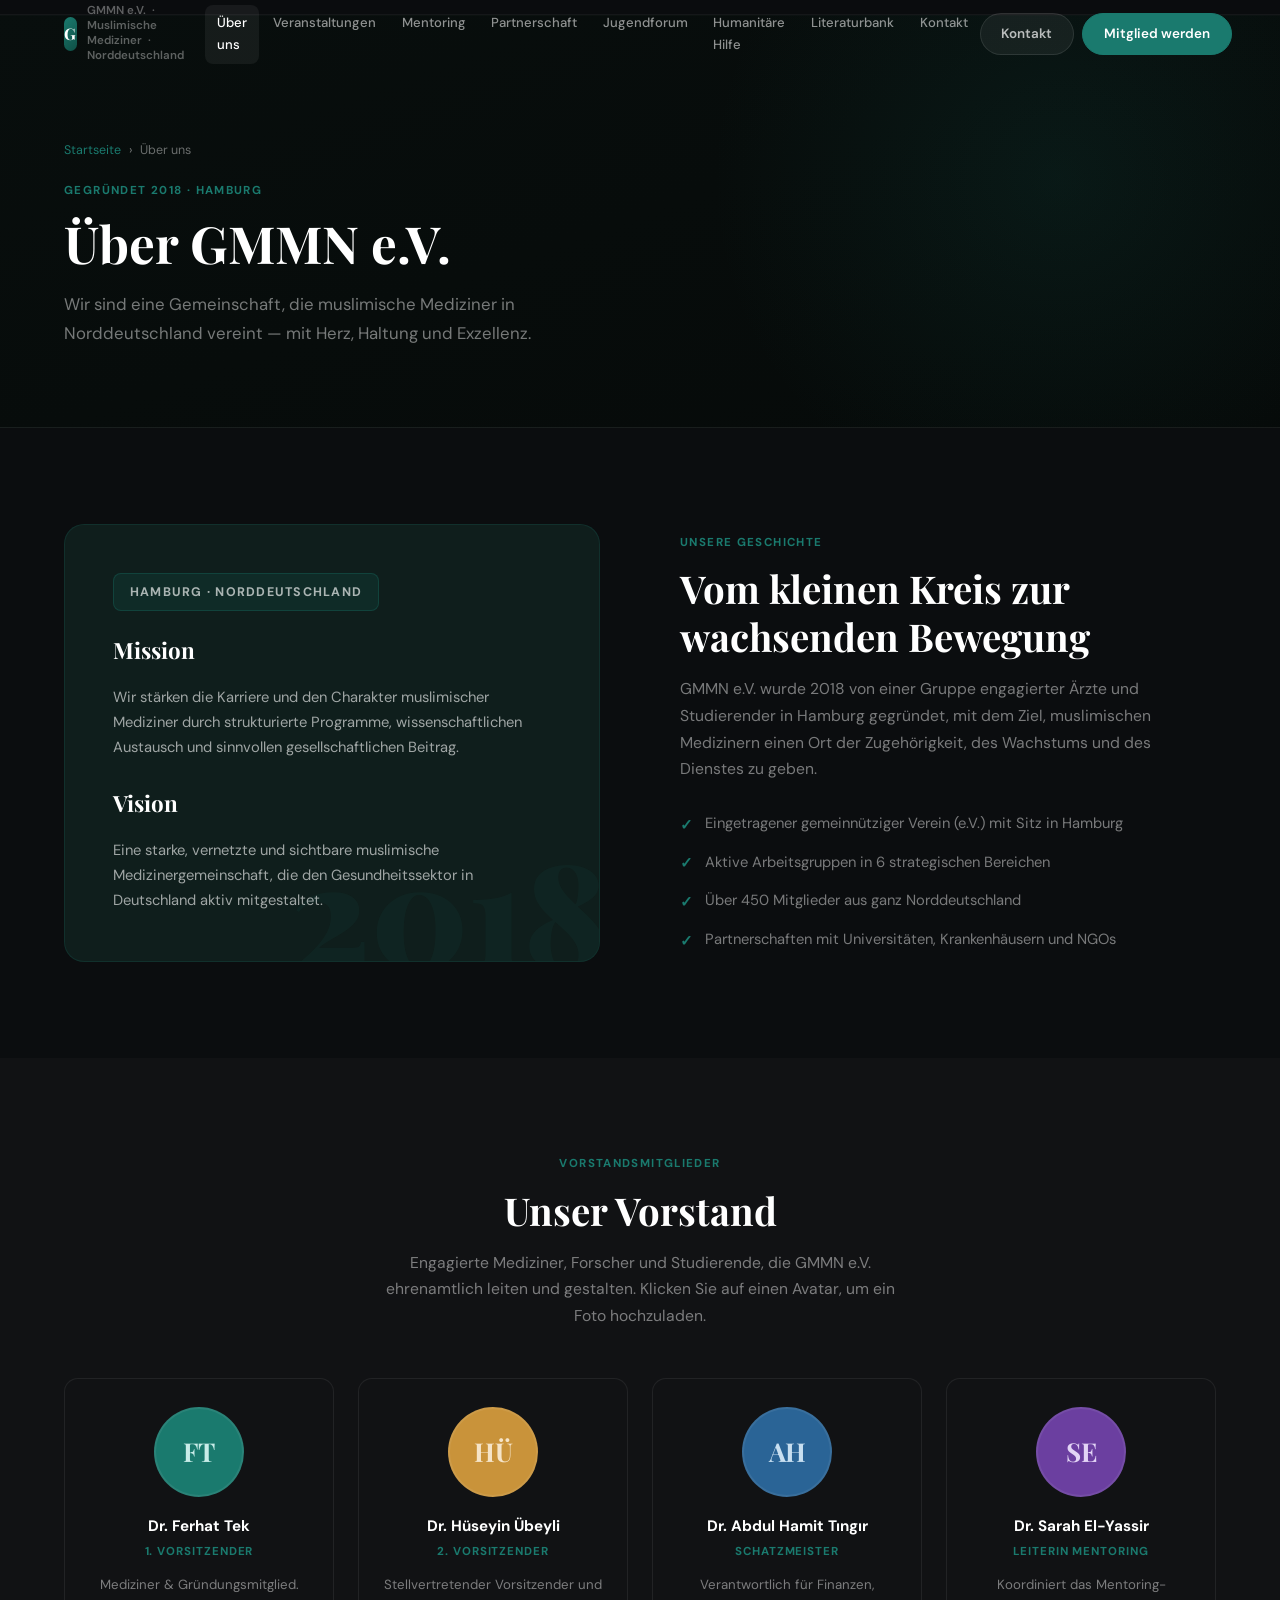
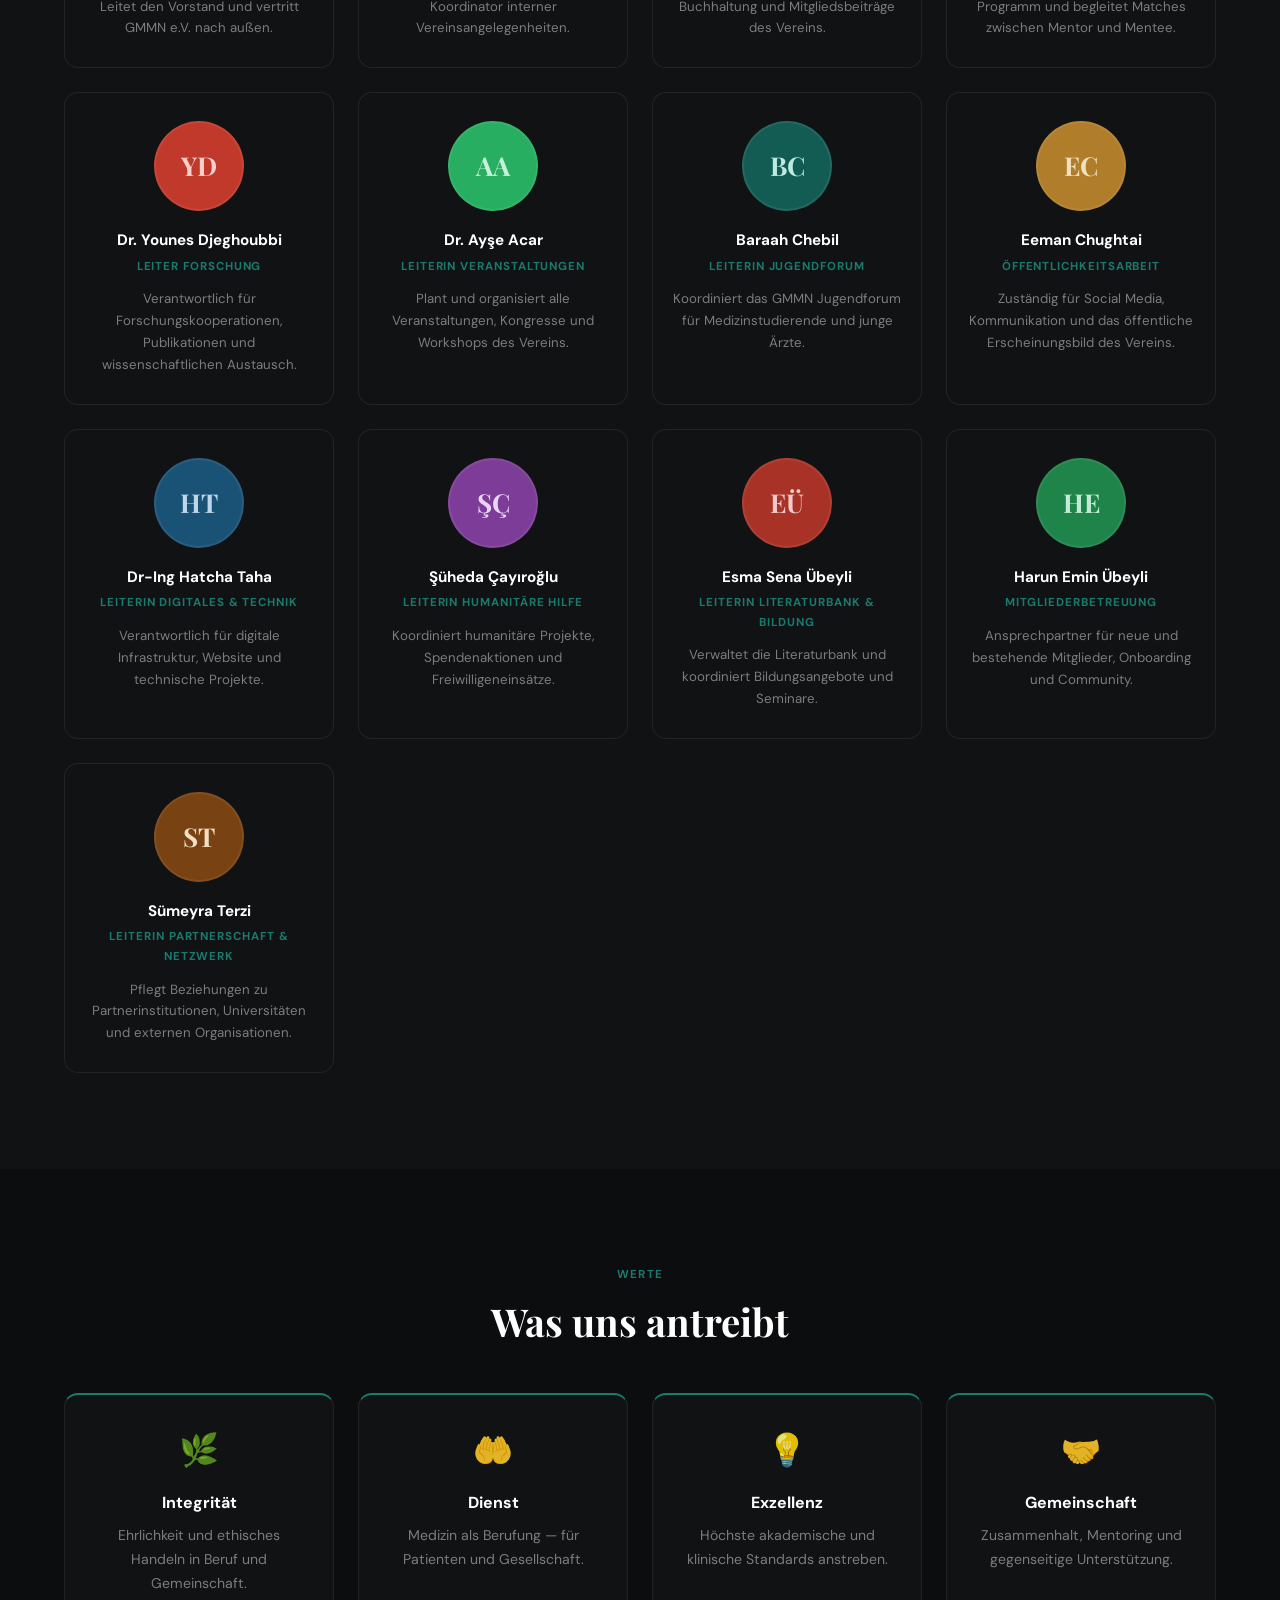
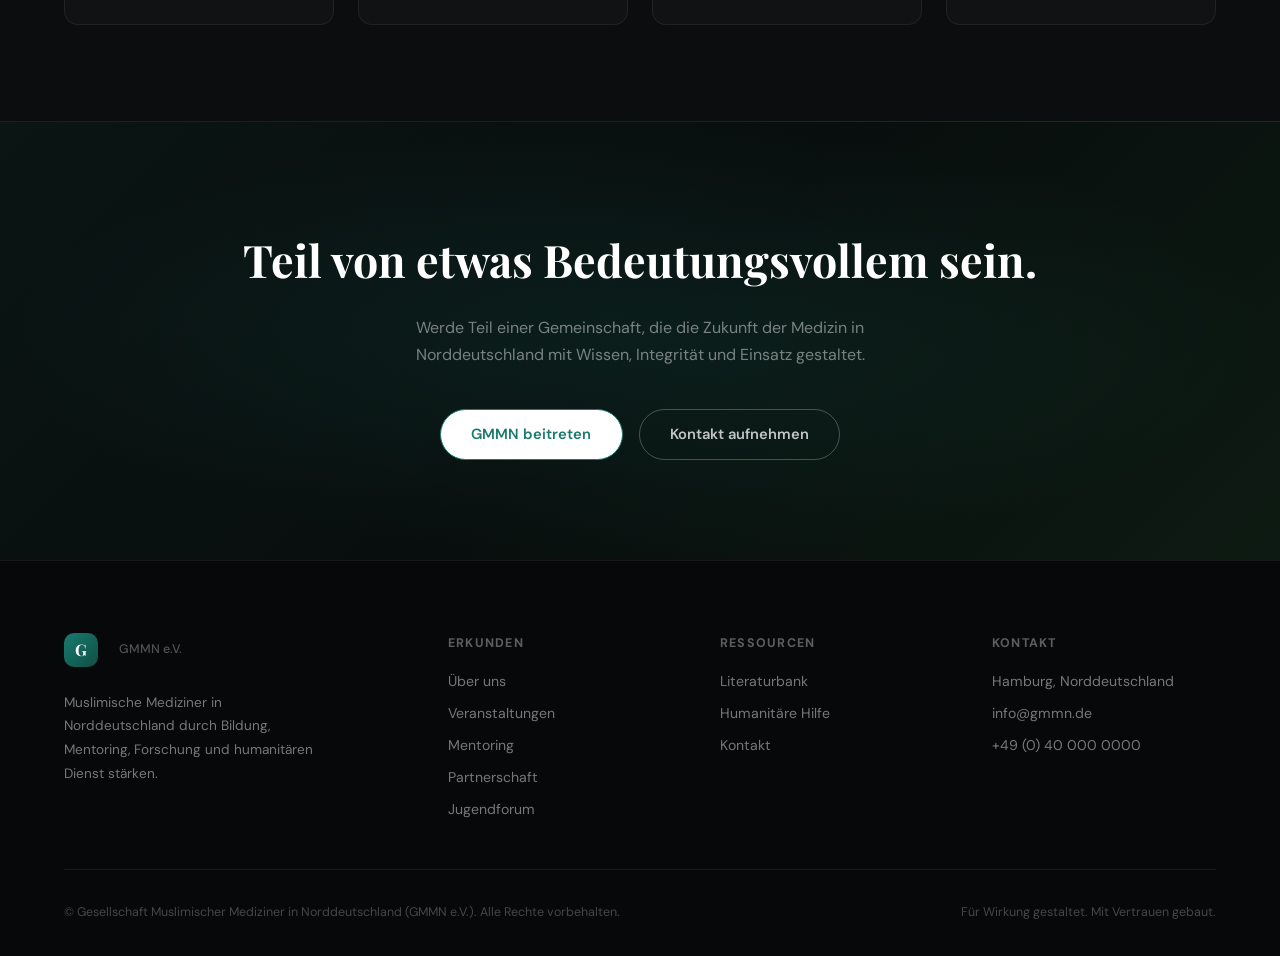
<file: ueber-uns.html>
<!DOCTYPE html>
<html lang="de">
<head>
<meta charset="UTF-8"/>
<meta name="viewport" content="width=device-width,initial-scale=1.0"/>
<title>Über uns | GMMN e.V.</title>
<link rel="stylesheet" href="style.css"/>

</head>
<body>
<div id="progress-bar"></div>
<div id="cursor-glow"></div>
<nav id="navbar" class="scrolled">
  <a href="index.html" class="nav-logo">
    <div class="nav-logo-badge">G</div>
    <span class="nav-logo-text">GMMN e.V. &nbsp;·&nbsp; Muslimische Mediziner &nbsp;·&nbsp; Norddeutschland</span>
  </a>
  <ul class="nav-links"><li><a href="ueber-uns.html" class='active'>Über uns</a></li><li><a href="veranstaltungen.html">Veranstaltungen</a></li><li><a href="mentoring.html">Mentoring</a></li><li><a href="partnerschaft.html">Partnerschaft</a></li><li><a href="jugendforum.html">Jugendforum</a></li><li><a href="humanitaere-hilfe.html">Humanitäre Hilfe</a></li><li><a href="literaturbank.html">Literaturbank</a></li><li><a href="kontakt.html">Kontakt</a></li></ul>
  <div class="nav-ctas">
    <a href="kontakt.html" class="btn btn-ghost">Kontakt</a>
    <a href="mentoring.html" class="btn btn-solid">Mitglied werden</a>
  </div>
  <button class="hamburger" id="hamburger" aria-label="Menü"><span></span><span></span><span></span></button>
</nav>
<div class="mobile-menu" id="mobile-menu">
  <ul><li><a href="ueber-uns.html">Über uns</a></li><li><a href="veranstaltungen.html">Veranstaltungen</a></li><li><a href="mentoring.html">Mentoring</a></li><li><a href="partnerschaft.html">Partnerschaft</a></li><li><a href="jugendforum.html">Jugendforum</a></li><li><a href="humanitaere-hilfe.html">Humanitäre Hilfe</a></li><li><a href="literaturbank.html">Literaturbank</a></li><li><a href="kontakt.html">Kontakt</a></li></ul>
  <div class="mobile-ctas">
    <a href="kontakt.html" class="btn btn-ghost" style="flex:1">Kontakt</a>
    <a href="mentoring.html" class="btn btn-solid" style="flex:1">Mitglied werden</a>
  </div>
</div>
<div class="page-hero">
  <div class="page-hero-inner">
    <div class="breadcrumb"><a href="index.html">Startseite</a><span>›</span><span class="current">Über uns</span></div>
    <div class="page-hero-eyebrow">Gegründet 2018 · Hamburg</div>
    <h1>Über GMMN e.V.</h1>
    <p>Wir sind eine Gemeinschaft, die muslimische Mediziner in Norddeutschland vereint — mit Herz, Haltung und Exzellenz.</p>
  </div>
</div>
<section class="bg-dark">
  <div class="container">
    <div class="grid-2" style="gap:5rem;align-items:center">
      <div class="reveal-left" style="border-radius:20px;background:#0f1e1c;padding:3rem;color:#fff;position:relative;overflow:hidden;border:1px solid rgba(26,122,110,.2)">
        <div style="position:absolute;bottom:-20px;right:-10px;font-family:'Playfair Display',serif;font-size:9rem;font-weight:900;color:rgba(26,122,110,.07);line-height:1;pointer-events:none">2018</div>
        <div style="font-size:.78rem;font-weight:700;letter-spacing:.1em;text-transform:uppercase;background:rgba(26,122,110,.15);border:1px solid rgba(26,122,110,.3);border-radius:8px;padding:.45rem 1rem;display:inline-block;margin-bottom:1.25rem;color:rgba(255,255,255,.65)">Hamburg · Norddeutschland</div>
        <h3 style="font-family:'Playfair Display',serif;font-size:1.4rem;margin-bottom:1rem">Mission</h3>
        <p style="opacity:.6;font-size:.92rem;margin-bottom:1.5rem">Wir stärken die Karriere und den Charakter muslimischer Mediziner durch strukturierte Programme, wissenschaftlichen Austausch und sinnvollen gesellschaftlichen Beitrag.</p>
        <h3 style="font-family:'Playfair Display',serif;font-size:1.4rem;margin-bottom:1rem">Vision</h3>
        <p style="opacity:.6;font-size:.92rem">Eine starke, vernetzte und sichtbare muslimische Medizinergemeinschaft, die den Gesundheitssektor in Deutschland aktiv mitgestaltet.</p>
      </div>
      <div class="reveal-right">
        <div class="section-eyebrow">Unsere Geschichte</div>
        <h2 class="section-title">Vom kleinen Kreis zur wachsenden Bewegung</h2>
        <p class="section-subtitle">GMMN e.V. wurde 2018 von einer Gruppe engagierter Ärzte und Studierender in Hamburg gegründet, mit dem Ziel, muslimischen Medizinern einen Ort der Zugehörigkeit, des Wachstums und des Dienstes zu geben.</p>
        <ul style="list-style:none;margin-top:1.75rem">
          <li style="display:flex;align-items:flex-start;gap:.75rem;margin-bottom:.75rem;font-size:.92rem;color:var(--muted)"><span class="check">✓</span>Eingetragener gemeinnütziger Verein (e.V.) mit Sitz in Hamburg</li>
          <li style="display:flex;align-items:flex-start;gap:.75rem;margin-bottom:.75rem;font-size:.92rem;color:var(--muted)"><span class="check">✓</span>Aktive Arbeitsgruppen in 6 strategischen Bereichen</li>
          <li style="display:flex;align-items:flex-start;gap:.75rem;margin-bottom:.75rem;font-size:.92rem;color:var(--muted)"><span class="check">✓</span>Über 450 Mitglieder aus ganz Norddeutschland</li>
          <li style="display:flex;align-items:flex-start;gap:.75rem;font-size:.92rem;color:var(--muted)"><span class="check">✓</span>Partnerschaften mit Universitäten, Krankenhäusern und NGOs</li>
        </ul>
      </div>
    </div>
  </div>
</section>
<section class="bg-surface" id="vorstand">
  <div class="container">
    <div class="section-header center reveal">
      <div class="section-eyebrow">Vorstandsmitglieder</div>
      <h2 class="section-title">Unser Vorstand</h2>
      <p class="section-subtitle" style="margin:.8rem auto 0">Engagierte Mediziner, Forscher und Studierende, die GMMN e.V. ehrenamtlich leiten und gestalten. Klicken Sie auf einen Avatar, um ein Foto hochzuladen.</p>
    </div>
    <div class="member-grid"><div class="member-card reveal">
  <div style="text-align:center;margin-bottom:1.25rem">
    <div style="width:90px;height:90px;border-radius:50%;background:#1a7a6e;display:flex;align-items:center;justify-content:center;font-family:'Playfair Display',serif;font-size:26px;font-weight:700;color:#c8ece8;margin:0 auto;position:relative;overflow:hidden;border:2px solid var(--border)">
      <span>FT</span>
      <input type="file" accept="image/*" title="Foto hochladen" style="position:absolute;inset:0;opacity:0;cursor:pointer;width:100%;height:100%;" onchange="loadPhoto(this)"/>
      <div class="photo-overlay" style="position:absolute;bottom:0;left:0;right:0;background:rgba(0,0,0,.6);color:#fff;font-size:11px;text-align:center;padding:3px 0;pointer-events:none">📷</div>
    </div>
  </div>
  <div style="text-align:center">
    <div style="font-weight:700;font-size:.95rem;color:#fff;line-height:1.3">Dr. Ferhat Tek</div>
    <div style="font-size:.72rem;font-weight:700;color:var(--teal);text-transform:uppercase;letter-spacing:.08em;margin:.35rem 0 .75rem">1. Vorsitzender</div>
    <p style="font-size:.83rem;color:var(--muted);line-height:1.65">Mediziner & Gründungsmitglied. Leitet den Vorstand und vertritt GMMN e.V. nach außen.</p>
  </div>
</div><div class="member-card reveal">
  <div style="text-align:center;margin-bottom:1.25rem">
    <div style="width:90px;height:90px;border-radius:50%;background:#c9933a;display:flex;align-items:center;justify-content:center;font-family:'Playfair Display',serif;font-size:26px;font-weight:700;color:#f5e4c8;margin:0 auto;position:relative;overflow:hidden;border:2px solid var(--border)">
      <span>HÜ</span>
      <input type="file" accept="image/*" title="Foto hochladen" style="position:absolute;inset:0;opacity:0;cursor:pointer;width:100%;height:100%;" onchange="loadPhoto(this)"/>
      <div class="photo-overlay" style="position:absolute;bottom:0;left:0;right:0;background:rgba(0,0,0,.6);color:#fff;font-size:11px;text-align:center;padding:3px 0;pointer-events:none">📷</div>
    </div>
  </div>
  <div style="text-align:center">
    <div style="font-weight:700;font-size:.95rem;color:#fff;line-height:1.3">Dr. Hüseyin Übeyli</div>
    <div style="font-size:.72rem;font-weight:700;color:var(--teal);text-transform:uppercase;letter-spacing:.08em;margin:.35rem 0 .75rem">2. Vorsitzender</div>
    <p style="font-size:.83rem;color:var(--muted);line-height:1.65">Stellvertretender Vorsitzender und Koordinator interner Vereinsangelegenheiten.</p>
  </div>
</div><div class="member-card reveal">
  <div style="text-align:center;margin-bottom:1.25rem">
    <div style="width:90px;height:90px;border-radius:50%;background:#2a6496;display:flex;align-items:center;justify-content:center;font-family:'Playfair Display',serif;font-size:26px;font-weight:700;color:#c8dff0;margin:0 auto;position:relative;overflow:hidden;border:2px solid var(--border)">
      <span>AH</span>
      <input type="file" accept="image/*" title="Foto hochladen" style="position:absolute;inset:0;opacity:0;cursor:pointer;width:100%;height:100%;" onchange="loadPhoto(this)"/>
      <div class="photo-overlay" style="position:absolute;bottom:0;left:0;right:0;background:rgba(0,0,0,.6);color:#fff;font-size:11px;text-align:center;padding:3px 0;pointer-events:none">📷</div>
    </div>
  </div>
  <div style="text-align:center">
    <div style="font-weight:700;font-size:.95rem;color:#fff;line-height:1.3">Dr. Abdul Hamit Tıngır</div>
    <div style="font-size:.72rem;font-weight:700;color:var(--teal);text-transform:uppercase;letter-spacing:.08em;margin:.35rem 0 .75rem">Schatzmeister</div>
    <p style="font-size:.83rem;color:var(--muted);line-height:1.65">Verantwortlich für Finanzen, Buchhaltung und Mitgliedsbeiträge des Vereins.</p>
  </div>
</div><div class="member-card reveal">
  <div style="text-align:center;margin-bottom:1.25rem">
    <div style="width:90px;height:90px;border-radius:50%;background:#6b3fa0;display:flex;align-items:center;justify-content:center;font-family:'Playfair Display',serif;font-size:26px;font-weight:700;color:#e2d4f5;margin:0 auto;position:relative;overflow:hidden;border:2px solid var(--border)">
      <span>SE</span>
      <input type="file" accept="image/*" title="Foto hochladen" style="position:absolute;inset:0;opacity:0;cursor:pointer;width:100%;height:100%;" onchange="loadPhoto(this)"/>
      <div class="photo-overlay" style="position:absolute;bottom:0;left:0;right:0;background:rgba(0,0,0,.6);color:#fff;font-size:11px;text-align:center;padding:3px 0;pointer-events:none">📷</div>
    </div>
  </div>
  <div style="text-align:center">
    <div style="font-weight:700;font-size:.95rem;color:#fff;line-height:1.3">Dr. Sarah El-Yassir</div>
    <div style="font-size:.72rem;font-weight:700;color:var(--teal);text-transform:uppercase;letter-spacing:.08em;margin:.35rem 0 .75rem">Leiterin Mentoring</div>
    <p style="font-size:.83rem;color:var(--muted);line-height:1.65">Koordiniert das Mentoring-Programm und begleitet Matches zwischen Mentor und Mentee.</p>
  </div>
</div><div class="member-card reveal">
  <div style="text-align:center;margin-bottom:1.25rem">
    <div style="width:90px;height:90px;border-radius:50%;background:#c0392b;display:flex;align-items:center;justify-content:center;font-family:'Playfair Display',serif;font-size:26px;font-weight:700;color:#f5d0cd;margin:0 auto;position:relative;overflow:hidden;border:2px solid var(--border)">
      <span>YD</span>
      <input type="file" accept="image/*" title="Foto hochladen" style="position:absolute;inset:0;opacity:0;cursor:pointer;width:100%;height:100%;" onchange="loadPhoto(this)"/>
      <div class="photo-overlay" style="position:absolute;bottom:0;left:0;right:0;background:rgba(0,0,0,.6);color:#fff;font-size:11px;text-align:center;padding:3px 0;pointer-events:none">📷</div>
    </div>
  </div>
  <div style="text-align:center">
    <div style="font-weight:700;font-size:.95rem;color:#fff;line-height:1.3">Dr. Younes Djeghoubbi</div>
    <div style="font-size:.72rem;font-weight:700;color:var(--teal);text-transform:uppercase;letter-spacing:.08em;margin:.35rem 0 .75rem">Leiter Forschung</div>
    <p style="font-size:.83rem;color:var(--muted);line-height:1.65">Verantwortlich für Forschungskooperationen, Publikationen und wissenschaftlichen Austausch.</p>
  </div>
</div><div class="member-card reveal">
  <div style="text-align:center;margin-bottom:1.25rem">
    <div style="width:90px;height:90px;border-radius:50%;background:#27ae60;display:flex;align-items:center;justify-content:center;font-family:'Playfair Display',serif;font-size:26px;font-weight:700;color:#c8efd9;margin:0 auto;position:relative;overflow:hidden;border:2px solid var(--border)">
      <span>AA</span>
      <input type="file" accept="image/*" title="Foto hochladen" style="position:absolute;inset:0;opacity:0;cursor:pointer;width:100%;height:100%;" onchange="loadPhoto(this)"/>
      <div class="photo-overlay" style="position:absolute;bottom:0;left:0;right:0;background:rgba(0,0,0,.6);color:#fff;font-size:11px;text-align:center;padding:3px 0;pointer-events:none">📷</div>
    </div>
  </div>
  <div style="text-align:center">
    <div style="font-weight:700;font-size:.95rem;color:#fff;line-height:1.3">Dr. Ayşe Acar</div>
    <div style="font-size:.72rem;font-weight:700;color:var(--teal);text-transform:uppercase;letter-spacing:.08em;margin:.35rem 0 .75rem">Leiterin Veranstaltungen</div>
    <p style="font-size:.83rem;color:var(--muted);line-height:1.65">Plant und organisiert alle Veranstaltungen, Kongresse und Workshops des Vereins.</p>
  </div>
</div><div class="member-card reveal">
  <div style="text-align:center;margin-bottom:1.25rem">
    <div style="width:90px;height:90px;border-radius:50%;background:#135c53;display:flex;align-items:center;justify-content:center;font-family:'Playfair Display',serif;font-size:26px;font-weight:700;color:#bfe8e2;margin:0 auto;position:relative;overflow:hidden;border:2px solid var(--border)">
      <span>BC</span>
      <input type="file" accept="image/*" title="Foto hochladen" style="position:absolute;inset:0;opacity:0;cursor:pointer;width:100%;height:100%;" onchange="loadPhoto(this)"/>
      <div class="photo-overlay" style="position:absolute;bottom:0;left:0;right:0;background:rgba(0,0,0,.6);color:#fff;font-size:11px;text-align:center;padding:3px 0;pointer-events:none">📷</div>
    </div>
  </div>
  <div style="text-align:center">
    <div style="font-weight:700;font-size:.95rem;color:#fff;line-height:1.3">Baraah Chebil</div>
    <div style="font-size:.72rem;font-weight:700;color:var(--teal);text-transform:uppercase;letter-spacing:.08em;margin:.35rem 0 .75rem">Leiterin Jugendforum</div>
    <p style="font-size:.83rem;color:var(--muted);line-height:1.65">Koordiniert das GMMN Jugendforum für Medizinstudierende und junge Ärzte.</p>
  </div>
</div><div class="member-card reveal">
  <div style="text-align:center;margin-bottom:1.25rem">
    <div style="width:90px;height:90px;border-radius:50%;background:#b07d2a;display:flex;align-items:center;justify-content:center;font-family:'Playfair Display',serif;font-size:26px;font-weight:700;color:#f0e0bc;margin:0 auto;position:relative;overflow:hidden;border:2px solid var(--border)">
      <span>EC</span>
      <input type="file" accept="image/*" title="Foto hochladen" style="position:absolute;inset:0;opacity:0;cursor:pointer;width:100%;height:100%;" onchange="loadPhoto(this)"/>
      <div class="photo-overlay" style="position:absolute;bottom:0;left:0;right:0;background:rgba(0,0,0,.6);color:#fff;font-size:11px;text-align:center;padding:3px 0;pointer-events:none">📷</div>
    </div>
  </div>
  <div style="text-align:center">
    <div style="font-weight:700;font-size:.95rem;color:#fff;line-height:1.3">Eeman Chughtai</div>
    <div style="font-size:.72rem;font-weight:700;color:var(--teal);text-transform:uppercase;letter-spacing:.08em;margin:.35rem 0 .75rem">Öffentlichkeitsarbeit</div>
    <p style="font-size:.83rem;color:var(--muted);line-height:1.65">Zuständig für Social Media, Kommunikation und das öffentliche Erscheinungsbild des Vereins.</p>
  </div>
</div><div class="member-card reveal">
  <div style="text-align:center;margin-bottom:1.25rem">
    <div style="width:90px;height:90px;border-radius:50%;background:#1a5276;display:flex;align-items:center;justify-content:center;font-family:'Playfair Display',serif;font-size:26px;font-weight:700;color:#bfd6ea;margin:0 auto;position:relative;overflow:hidden;border:2px solid var(--border)">
      <span>HT</span>
      <input type="file" accept="image/*" title="Foto hochladen" style="position:absolute;inset:0;opacity:0;cursor:pointer;width:100%;height:100%;" onchange="loadPhoto(this)"/>
      <div class="photo-overlay" style="position:absolute;bottom:0;left:0;right:0;background:rgba(0,0,0,.6);color:#fff;font-size:11px;text-align:center;padding:3px 0;pointer-events:none">📷</div>
    </div>
  </div>
  <div style="text-align:center">
    <div style="font-weight:700;font-size:.95rem;color:#fff;line-height:1.3">Dr-Ing Hatcha Taha</div>
    <div style="font-size:.72rem;font-weight:700;color:var(--teal);text-transform:uppercase;letter-spacing:.08em;margin:.35rem 0 .75rem">Leiterin Digitales & Technik</div>
    <p style="font-size:.83rem;color:var(--muted);line-height:1.65">Verantwortlich für digitale Infrastruktur, Website und technische Projekte.</p>
  </div>
</div><div class="member-card reveal">
  <div style="text-align:center;margin-bottom:1.25rem">
    <div style="width:90px;height:90px;border-radius:50%;background:#7d3c98;display:flex;align-items:center;justify-content:center;font-family:'Playfair Display',serif;font-size:26px;font-weight:700;color:#e8d5f5;margin:0 auto;position:relative;overflow:hidden;border:2px solid var(--border)">
      <span>ŞÇ</span>
      <input type="file" accept="image/*" title="Foto hochladen" style="position:absolute;inset:0;opacity:0;cursor:pointer;width:100%;height:100%;" onchange="loadPhoto(this)"/>
      <div class="photo-overlay" style="position:absolute;bottom:0;left:0;right:0;background:rgba(0,0,0,.6);color:#fff;font-size:11px;text-align:center;padding:3px 0;pointer-events:none">📷</div>
    </div>
  </div>
  <div style="text-align:center">
    <div style="font-weight:700;font-size:.95rem;color:#fff;line-height:1.3">Şüheda Çayıroğlu</div>
    <div style="font-size:.72rem;font-weight:700;color:var(--teal);text-transform:uppercase;letter-spacing:.08em;margin:.35rem 0 .75rem">Leiterin Humanitäre Hilfe</div>
    <p style="font-size:.83rem;color:var(--muted);line-height:1.65">Koordiniert humanitäre Projekte, Spendenaktionen und Freiwilligeneinsätze.</p>
  </div>
</div><div class="member-card reveal">
  <div style="text-align:center;margin-bottom:1.25rem">
    <div style="width:90px;height:90px;border-radius:50%;background:#a93226;display:flex;align-items:center;justify-content:center;font-family:'Playfair Display',serif;font-size:26px;font-weight:700;color:#f0ccc9;margin:0 auto;position:relative;overflow:hidden;border:2px solid var(--border)">
      <span>EÜ</span>
      <input type="file" accept="image/*" title="Foto hochladen" style="position:absolute;inset:0;opacity:0;cursor:pointer;width:100%;height:100%;" onchange="loadPhoto(this)"/>
      <div class="photo-overlay" style="position:absolute;bottom:0;left:0;right:0;background:rgba(0,0,0,.6);color:#fff;font-size:11px;text-align:center;padding:3px 0;pointer-events:none">📷</div>
    </div>
  </div>
  <div style="text-align:center">
    <div style="font-weight:700;font-size:.95rem;color:#fff;line-height:1.3">Esma Sena Übeyli</div>
    <div style="font-size:.72rem;font-weight:700;color:var(--teal);text-transform:uppercase;letter-spacing:.08em;margin:.35rem 0 .75rem">Leiterin Literaturbank & Bildung</div>
    <p style="font-size:.83rem;color:var(--muted);line-height:1.65">Verwaltet die Literaturbank und koordiniert Bildungsangebote und Seminare.</p>
  </div>
</div><div class="member-card reveal">
  <div style="text-align:center;margin-bottom:1.25rem">
    <div style="width:90px;height:90px;border-radius:50%;background:#1e8449;display:flex;align-items:center;justify-content:center;font-family:'Playfair Display',serif;font-size:26px;font-weight:700;color:#c2ebd4;margin:0 auto;position:relative;overflow:hidden;border:2px solid var(--border)">
      <span>HE</span>
      <input type="file" accept="image/*" title="Foto hochladen" style="position:absolute;inset:0;opacity:0;cursor:pointer;width:100%;height:100%;" onchange="loadPhoto(this)"/>
      <div class="photo-overlay" style="position:absolute;bottom:0;left:0;right:0;background:rgba(0,0,0,.6);color:#fff;font-size:11px;text-align:center;padding:3px 0;pointer-events:none">📷</div>
    </div>
  </div>
  <div style="text-align:center">
    <div style="font-weight:700;font-size:.95rem;color:#fff;line-height:1.3">Harun Emin Übeyli</div>
    <div style="font-size:.72rem;font-weight:700;color:var(--teal);text-transform:uppercase;letter-spacing:.08em;margin:.35rem 0 .75rem">Mitgliederbetreuung</div>
    <p style="font-size:.83rem;color:var(--muted);line-height:1.65">Ansprechpartner für neue und bestehende Mitglieder, Onboarding und Community.</p>
  </div>
</div><div class="member-card reveal">
  <div style="text-align:center;margin-bottom:1.25rem">
    <div style="width:90px;height:90px;border-radius:50%;background:#784212;display:flex;align-items:center;justify-content:center;font-family:'Playfair Display',serif;font-size:26px;font-weight:700;color:#f0dfc4;margin:0 auto;position:relative;overflow:hidden;border:2px solid var(--border)">
      <span>ST</span>
      <input type="file" accept="image/*" title="Foto hochladen" style="position:absolute;inset:0;opacity:0;cursor:pointer;width:100%;height:100%;" onchange="loadPhoto(this)"/>
      <div class="photo-overlay" style="position:absolute;bottom:0;left:0;right:0;background:rgba(0,0,0,.6);color:#fff;font-size:11px;text-align:center;padding:3px 0;pointer-events:none">📷</div>
    </div>
  </div>
  <div style="text-align:center">
    <div style="font-weight:700;font-size:.95rem;color:#fff;line-height:1.3">Sümeyra Terzi</div>
    <div style="font-size:.72rem;font-weight:700;color:var(--teal);text-transform:uppercase;letter-spacing:.08em;margin:.35rem 0 .75rem">Leiterin Partnerschaft & Netzwerk</div>
    <p style="font-size:.83rem;color:var(--muted);line-height:1.65">Pflegt Beziehungen zu Partnerinstitutionen, Universitäten und externen Organisationen.</p>
  </div>
</div></div>
  </div>
</section>
<section class="bg-dark">
  <div class="container">
    <div class="section-header center reveal">
      <div class="section-eyebrow">Werte</div>
      <h2 class="section-title">Was uns antreibt</h2>
    </div>
    <div class="grid-4">
      <div class="dark-card reveal" data-delay="1" style="text-align:center;border-top:2px solid var(--teal)"><div style="font-size:2rem;margin-bottom:.75rem">🌿</div><h3 style="font-size:1rem;font-weight:700;color:#fff;margin-bottom:.5rem">Integrität</h3><p style="font-size:.88rem;color:var(--muted)">Ehrlichkeit und ethisches Handeln in Beruf und Gemeinschaft.</p></div>
      <div class="dark-card reveal" data-delay="2" style="text-align:center;border-top:2px solid var(--teal)"><div style="font-size:2rem;margin-bottom:.75rem">🤲</div><h3 style="font-size:1rem;font-weight:700;color:#fff;margin-bottom:.5rem">Dienst</h3><p style="font-size:.88rem;color:var(--muted)">Medizin als Berufung — für Patienten und Gesellschaft.</p></div>
      <div class="dark-card reveal" data-delay="3" style="text-align:center;border-top:2px solid var(--teal)"><div style="font-size:2rem;margin-bottom:.75rem">💡</div><h3 style="font-size:1rem;font-weight:700;color:#fff;margin-bottom:.5rem">Exzellenz</h3><p style="font-size:.88rem;color:var(--muted)">Höchste akademische und klinische Standards anstreben.</p></div>
      <div class="dark-card reveal" data-delay="4" style="text-align:center;border-top:2px solid var(--teal)"><div style="font-size:2rem;margin-bottom:.75rem">🤝</div><h3 style="font-size:1rem;font-weight:700;color:#fff;margin-bottom:.5rem">Gemeinschaft</h3><p style="font-size:.88rem;color:var(--muted)">Zusammenhalt, Mentoring und gegenseitige Unterstützung.</p></div>
    </div>
  </div>
</section>
<section class="cta-banner">
  <h2 class="reveal">Teil von etwas Bedeutungsvollem sein.</h2>
  <p class="reveal" data-delay="1">Werde Teil einer Gemeinschaft, die die Zukunft der Medizin in Norddeutschland mit Wissen, Integrität und Einsatz gestaltet.</p>
  <div class="cta-btns reveal" data-delay="2">
    <a href="mentoring.html" class="btn btn-solid btn-lg" style="background:#fff;color:var(--teal)">GMMN beitreten</a>
    <a href="kontakt.html" class="btn btn-outline-white btn-lg">Kontakt aufnehmen</a>
  </div>
</section>
<footer>
  <div class="container">
    <div class="footer-grid">
      <div class="footer-brand">
        <a href="index.html" class="nav-logo" style="margin-bottom:.75rem;display:inline-flex">
          <div class="nav-logo-badge">G</div>
          <span style="font-size:.78rem;font-weight:500;color:rgba(255,255,255,.3);margin-left:.65rem">GMMN e.V.</span>
        </a>
        <p>Muslimische Mediziner in Norddeutschland durch Bildung, Mentoring, Forschung und humanitären Dienst stärken.</p>
      </div>
      <div class="footer-col"><h4>Erkunden</h4><ul>
        <li><a href="ueber-uns.html">Über uns</a></li>
        <li><a href="veranstaltungen.html">Veranstaltungen</a></li>
        <li><a href="mentoring.html">Mentoring</a></li>
        <li><a href="partnerschaft.html">Partnerschaft</a></li>
        <li><a href="jugendforum.html">Jugendforum</a></li>
      </ul></div>
      <div class="footer-col"><h4>Ressourcen</h4><ul>
        <li><a href="literaturbank.html">Literaturbank</a></li>
        <li><a href="humanitaere-hilfe.html">Humanitäre Hilfe</a></li>
        <li><a href="kontakt.html">Kontakt</a></li>
      </ul></div>
      <div class="footer-col"><h4>Kontakt</h4><ul>
        <li><span>Hamburg, Norddeutschland</span></li>
        <li><a href="mailto:info@gmmn.de">info@gmmn.de</a></li>
        <li><span>+49 (0) 40 000 0000</span></li>
      </ul></div>
    </div>
    <div class="footer-bottom">
      <p>© Gesellschaft Muslimischer Mediziner in Norddeutschland (GMMN e.V.). Alle Rechte vorbehalten.</p>
      <p>Für Wirkung gestaltet. Mit Vertrauen gebaut.</p>
    </div>
  </div>
</footer>
<button id="back-top" aria-label="Nach oben">↑</button>
<script src="shared.js"></script>
</body>
</html>
</file>
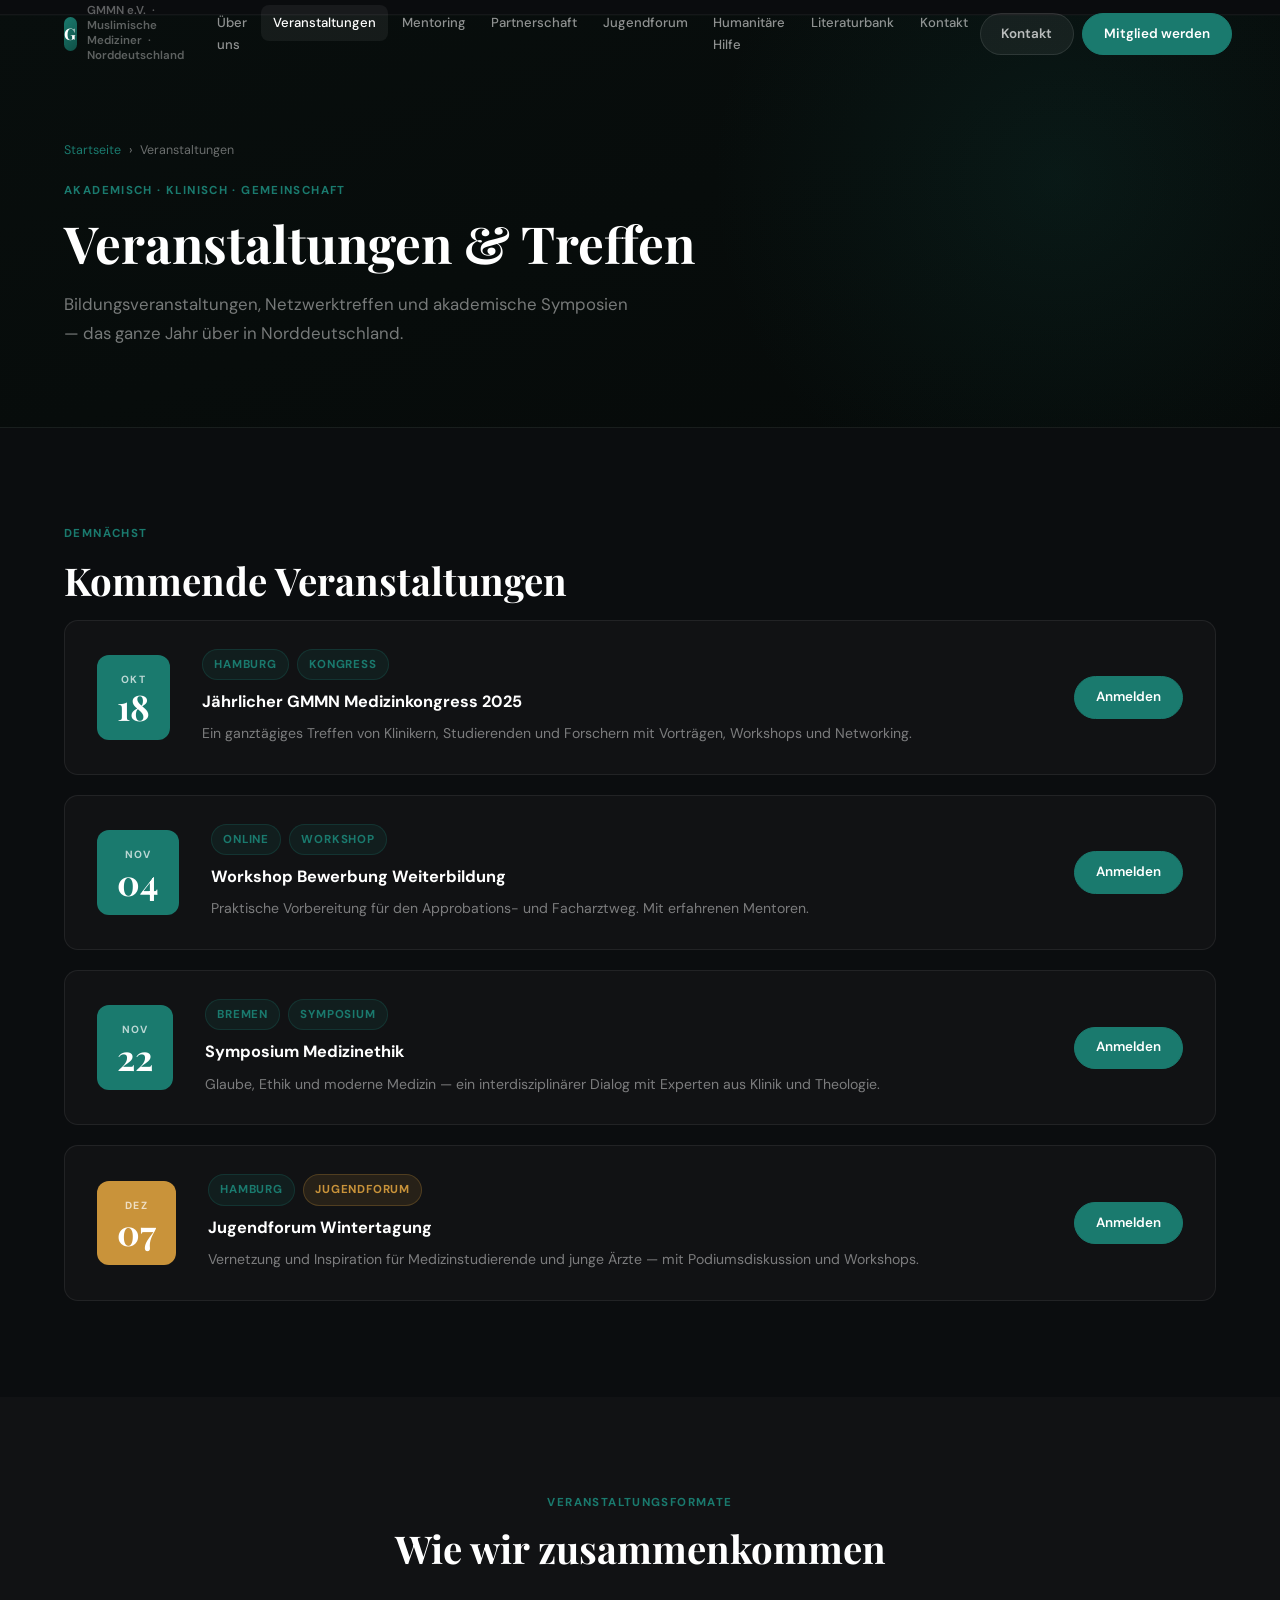
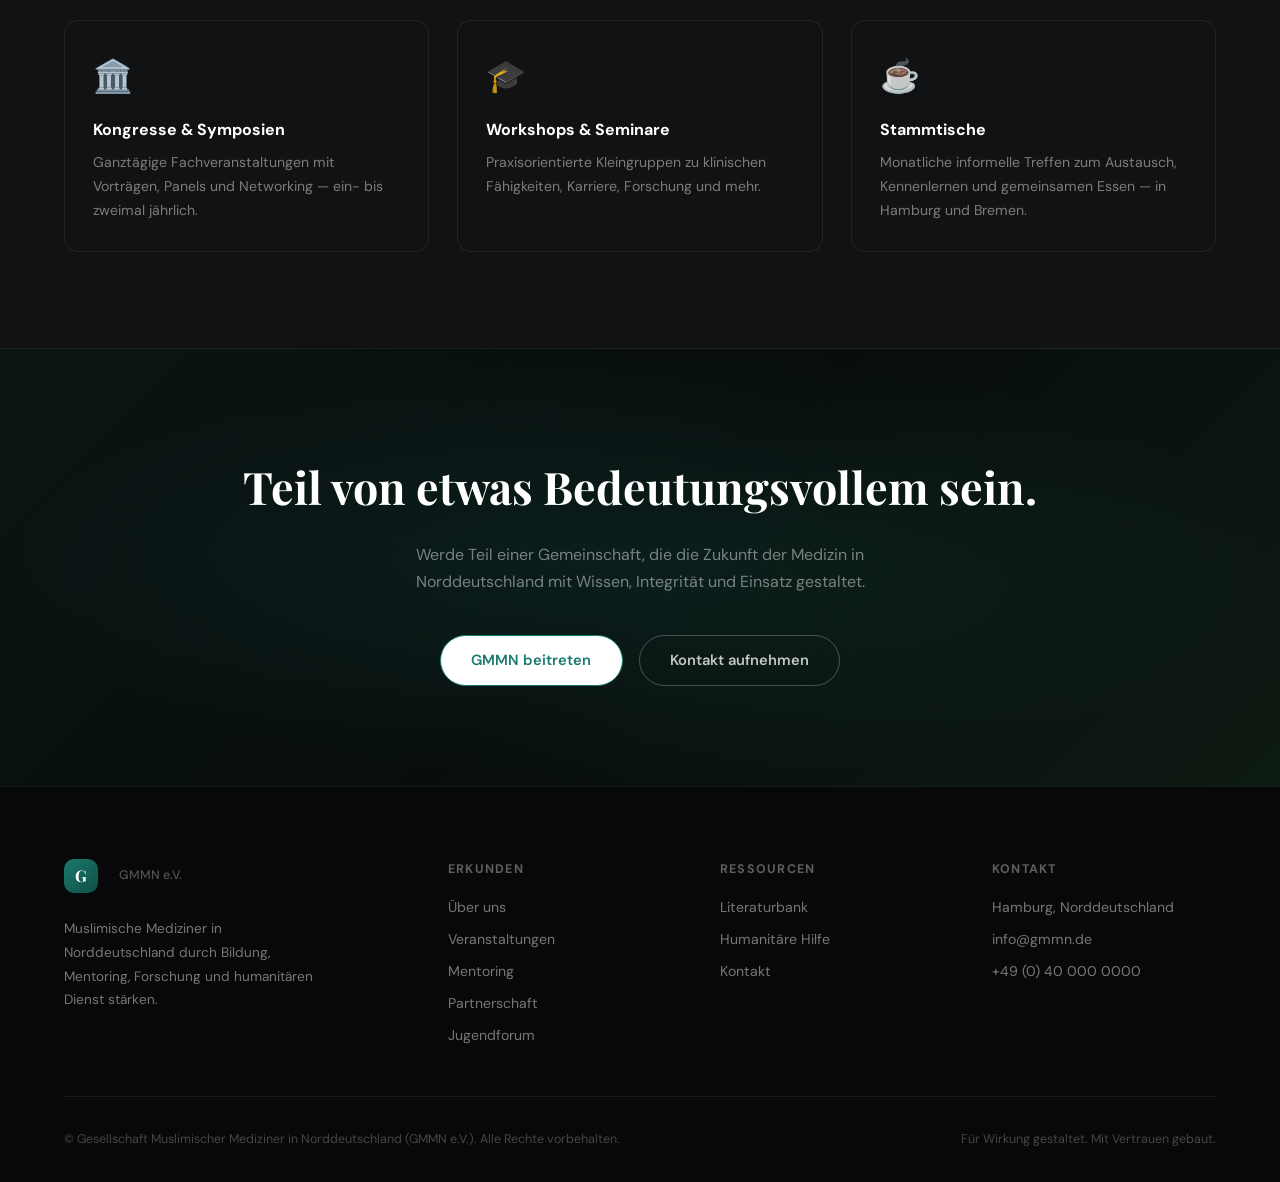
<file: veranstaltungen.html>
<!DOCTYPE html>
<html lang="de">
<head>
<meta charset="UTF-8"/>
<meta name="viewport" content="width=device-width,initial-scale=1.0"/>
<title>Veranstaltungen | GMMN e.V.</title>
<link rel="stylesheet" href="style.css"/>

</head>
<body>
<div id="progress-bar"></div>
<div id="cursor-glow"></div>
<nav id="navbar" class="scrolled">
  <a href="index.html" class="nav-logo">
    <div class="nav-logo-badge">G</div>
    <span class="nav-logo-text">GMMN e.V. &nbsp;·&nbsp; Muslimische Mediziner &nbsp;·&nbsp; Norddeutschland</span>
  </a>
  <ul class="nav-links"><li><a href="ueber-uns.html">Über uns</a></li><li><a href="veranstaltungen.html" class='active'>Veranstaltungen</a></li><li><a href="mentoring.html">Mentoring</a></li><li><a href="partnerschaft.html">Partnerschaft</a></li><li><a href="jugendforum.html">Jugendforum</a></li><li><a href="humanitaere-hilfe.html">Humanitäre Hilfe</a></li><li><a href="literaturbank.html">Literaturbank</a></li><li><a href="kontakt.html">Kontakt</a></li></ul>
  <div class="nav-ctas">
    <a href="kontakt.html" class="btn btn-ghost">Kontakt</a>
    <a href="mentoring.html" class="btn btn-solid">Mitglied werden</a>
  </div>
  <button class="hamburger" id="hamburger" aria-label="Menü"><span></span><span></span><span></span></button>
</nav>
<div class="mobile-menu" id="mobile-menu">
  <ul><li><a href="ueber-uns.html">Über uns</a></li><li><a href="veranstaltungen.html">Veranstaltungen</a></li><li><a href="mentoring.html">Mentoring</a></li><li><a href="partnerschaft.html">Partnerschaft</a></li><li><a href="jugendforum.html">Jugendforum</a></li><li><a href="humanitaere-hilfe.html">Humanitäre Hilfe</a></li><li><a href="literaturbank.html">Literaturbank</a></li><li><a href="kontakt.html">Kontakt</a></li></ul>
  <div class="mobile-ctas">
    <a href="kontakt.html" class="btn btn-ghost" style="flex:1">Kontakt</a>
    <a href="mentoring.html" class="btn btn-solid" style="flex:1">Mitglied werden</a>
  </div>
</div>
<div class="page-hero">
  <div class="page-hero-inner">
    <div class="breadcrumb"><a href="index.html">Startseite</a><span>›</span><span class="current">Veranstaltungen</span></div>
    <div class="page-hero-eyebrow">Akademisch · Klinisch · Gemeinschaft</div>
    <h1>Veranstaltungen &amp; Treffen</h1>
    <p>Bildungsveranstaltungen, Netzwerktreffen und akademische Symposien — das ganze Jahr über in Norddeutschland.</p>
  </div>
</div>
<section class="bg-dark">
  <div class="container">
    <div class="section-header reveal"><div class="section-eyebrow">Demnächst</div><h2 class="section-title">Kommende Veranstaltungen</h2></div>
    <div style="display:flex;flex-direction:column;gap:1.25rem">
      <div class="reveal dark-card" style="display:grid;grid-template-columns:auto 1fr auto;gap:2rem;align-items:center;padding:1.75rem 2rem">
        <div style="background:var(--teal);color:#fff;border-radius:12px;padding:1rem 1.25rem;text-align:center;min-width:70px"><div style="font-size:.65rem;font-weight:700;letter-spacing:.12em;text-transform:uppercase;opacity:.7">Okt</div><div style="font-family:'Playfair Display',serif;font-size:2.2rem;font-weight:700;line-height:1">18</div></div>
        <div><div style="display:flex;gap:.5rem;flex-wrap:wrap;margin-bottom:.5rem"><span class="tag">Hamburg</span><span class="tag">Kongress</span></div><h3 style="font-size:1.02rem;font-weight:700;color:#fff;margin-bottom:.4rem">Jährlicher GMMN Medizinkongress 2025</h3><p style="font-size:.88rem;color:var(--muted)">Ein ganztägiges Treffen von Klinikern, Studierenden und Forschern mit Vorträgen, Workshops und Networking.</p></div>
        <a href="kontakt.html" class="btn btn-solid">Anmelden</a>
      </div>
      <div class="reveal dark-card" data-delay="1" style="display:grid;grid-template-columns:auto 1fr auto;gap:2rem;align-items:center;padding:1.75rem 2rem">
        <div style="background:var(--teal);color:#fff;border-radius:12px;padding:1rem 1.25rem;text-align:center;min-width:70px"><div style="font-size:.65rem;font-weight:700;letter-spacing:.12em;text-transform:uppercase;opacity:.7">Nov</div><div style="font-family:'Playfair Display',serif;font-size:2.2rem;font-weight:700;line-height:1">04</div></div>
        <div><div style="display:flex;gap:.5rem;flex-wrap:wrap;margin-bottom:.5rem"><span class="tag">Online</span><span class="tag">Workshop</span></div><h3 style="font-size:1.02rem;font-weight:700;color:#fff;margin-bottom:.4rem">Workshop Bewerbung Weiterbildung</h3><p style="font-size:.88rem;color:var(--muted)">Praktische Vorbereitung für den Approbations- und Facharztweg. Mit erfahrenen Mentoren.</p></div>
        <a href="kontakt.html" class="btn btn-solid">Anmelden</a>
      </div>
      <div class="reveal dark-card" data-delay="2" style="display:grid;grid-template-columns:auto 1fr auto;gap:2rem;align-items:center;padding:1.75rem 2rem">
        <div style="background:var(--teal);color:#fff;border-radius:12px;padding:1rem 1.25rem;text-align:center;min-width:70px"><div style="font-size:.65rem;font-weight:700;letter-spacing:.12em;text-transform:uppercase;opacity:.7">Nov</div><div style="font-family:'Playfair Display',serif;font-size:2.2rem;font-weight:700;line-height:1">22</div></div>
        <div><div style="display:flex;gap:.5rem;flex-wrap:wrap;margin-bottom:.5rem"><span class="tag">Bremen</span><span class="tag">Symposium</span></div><h3 style="font-size:1.02rem;font-weight:700;color:#fff;margin-bottom:.4rem">Symposium Medizinethik</h3><p style="font-size:.88rem;color:var(--muted)">Glaube, Ethik und moderne Medizin — ein interdisziplinärer Dialog mit Experten aus Klinik und Theologie.</p></div>
        <a href="kontakt.html" class="btn btn-solid">Anmelden</a>
      </div>
      <div class="reveal dark-card" data-delay="3" style="display:grid;grid-template-columns:auto 1fr auto;gap:2rem;align-items:center;padding:1.75rem 2rem">
        <div style="background:var(--gold);color:#fff;border-radius:12px;padding:1rem 1.25rem;text-align:center;min-width:70px"><div style="font-size:.65rem;font-weight:700;letter-spacing:.12em;text-transform:uppercase;opacity:.7">Dez</div><div style="font-family:'Playfair Display',serif;font-size:2.2rem;font-weight:700;line-height:1">07</div></div>
        <div><div style="display:flex;gap:.5rem;flex-wrap:wrap;margin-bottom:.5rem"><span class="tag">Hamburg</span><span class="tag tag-gold">Jugendforum</span></div><h3 style="font-size:1.02rem;font-weight:700;color:#fff;margin-bottom:.4rem">Jugendforum Wintertagung</h3><p style="font-size:.88rem;color:var(--muted)">Vernetzung und Inspiration für Medizinstudierende und junge Ärzte — mit Podiumsdiskussion und Workshops.</p></div>
        <a href="kontakt.html" class="btn btn-solid">Anmelden</a>
      </div>
    </div>
  </div>
</section>
<section class="bg-surface">
  <div class="container">
    <div class="section-header center reveal"><div class="section-eyebrow">Veranstaltungsformate</div><h2 class="section-title">Wie wir zusammenkommen</h2></div>
    <div class="grid-3">
      <div class="dark-card reveal" data-delay="1"><div style="font-size:2rem;margin-bottom:.75rem">🏛️</div><h3 style="font-size:1rem;font-weight:700;color:#fff;margin-bottom:.5rem">Kongresse &amp; Symposien</h3><p style="font-size:.88rem;color:var(--muted)">Ganztägige Fachveranstaltungen mit Vorträgen, Panels und Networking — ein- bis zweimal jährlich.</p></div>
      <div class="dark-card reveal" data-delay="2"><div style="font-size:2rem;margin-bottom:.75rem">🎓</div><h3 style="font-size:1rem;font-weight:700;color:#fff;margin-bottom:.5rem">Workshops &amp; Seminare</h3><p style="font-size:.88rem;color:var(--muted)">Praxisorientierte Kleingruppen zu klinischen Fähigkeiten, Karriere, Forschung und mehr.</p></div>
      <div class="dark-card reveal" data-delay="3"><div style="font-size:2rem;margin-bottom:.75rem">☕</div><h3 style="font-size:1rem;font-weight:700;color:#fff;margin-bottom:.5rem">Stammtische</h3><p style="font-size:.88rem;color:var(--muted)">Monatliche informelle Treffen zum Austausch, Kennenlernen und gemeinsamen Essen — in Hamburg und Bremen.</p></div>
    </div>
  </div>
</section>
<section class="cta-banner">
  <h2 class="reveal">Teil von etwas Bedeutungsvollem sein.</h2>
  <p class="reveal" data-delay="1">Werde Teil einer Gemeinschaft, die die Zukunft der Medizin in Norddeutschland mit Wissen, Integrität und Einsatz gestaltet.</p>
  <div class="cta-btns reveal" data-delay="2">
    <a href="mentoring.html" class="btn btn-solid btn-lg" style="background:#fff;color:var(--teal)">GMMN beitreten</a>
    <a href="kontakt.html" class="btn btn-outline-white btn-lg">Kontakt aufnehmen</a>
  </div>
</section>
<footer>
  <div class="container">
    <div class="footer-grid">
      <div class="footer-brand">
        <a href="index.html" class="nav-logo" style="margin-bottom:.75rem;display:inline-flex">
          <div class="nav-logo-badge">G</div>
          <span style="font-size:.78rem;font-weight:500;color:rgba(255,255,255,.3);margin-left:.65rem">GMMN e.V.</span>
        </a>
        <p>Muslimische Mediziner in Norddeutschland durch Bildung, Mentoring, Forschung und humanitären Dienst stärken.</p>
      </div>
      <div class="footer-col"><h4>Erkunden</h4><ul>
        <li><a href="ueber-uns.html">Über uns</a></li>
        <li><a href="veranstaltungen.html">Veranstaltungen</a></li>
        <li><a href="mentoring.html">Mentoring</a></li>
        <li><a href="partnerschaft.html">Partnerschaft</a></li>
        <li><a href="jugendforum.html">Jugendforum</a></li>
      </ul></div>
      <div class="footer-col"><h4>Ressourcen</h4><ul>
        <li><a href="literaturbank.html">Literaturbank</a></li>
        <li><a href="humanitaere-hilfe.html">Humanitäre Hilfe</a></li>
        <li><a href="kontakt.html">Kontakt</a></li>
      </ul></div>
      <div class="footer-col"><h4>Kontakt</h4><ul>
        <li><span>Hamburg, Norddeutschland</span></li>
        <li><a href="mailto:info@gmmn.de">info@gmmn.de</a></li>
        <li><span>+49 (0) 40 000 0000</span></li>
      </ul></div>
    </div>
    <div class="footer-bottom">
      <p>© Gesellschaft Muslimischer Mediziner in Norddeutschland (GMMN e.V.). Alle Rechte vorbehalten.</p>
      <p>Für Wirkung gestaltet. Mit Vertrauen gebaut.</p>
    </div>
  </div>
</footer>
<button id="back-top" aria-label="Nach oben">↑</button>
<script src="shared.js"></script>
</body>
</html>
</file>
<file: style.css>
/* ── GMMN e.V. Dark Theme ── */
@import url('https://fonts.googleapis.com/css2?family=Playfair+Display:ital,wght@0,700;0,900;1,700&family=DM+Sans:wght@300;400;500;600;700&display=swap');

:root {
  --teal: #1a7a6e;
  --teal-lt: rgba(26,122,110,.12);
  --teal-glow: rgba(26,180,140,.25);
  --gold: #c9933a;
  --gold-lt: rgba(201,147,58,.12);
  --dark: #0b0d0f;
  --surface: #111214;
  --surface2: #171a1d;
  --border: rgba(255,255,255,.07);
  --muted: rgba(255,255,255,.45);
  --text: rgba(255,255,255,.88);
  --r: 14px;
}

*, *::before, *::after { box-sizing: border-box; margin: 0; padding: 0; }

html { scroll-behavior: smooth; }

body {
  font-family: 'DM Sans', sans-serif;
  background: var(--dark);
  color: var(--text);
  line-height: 1.7;
  overflow-x: hidden;
}

/* ── PROGRESS BAR ── */
#progress-bar {
  position: fixed; top: 0; left: 0; height: 2px;
  background: linear-gradient(to right, var(--teal), var(--gold));
  z-index: 9999; width: 0%; transition: width .1s linear;
}

/* ── CURSOR ── */
#cursor-glow {
  position: fixed; width: 300px; height: 300px;
  border-radius: 50%; pointer-events: none; z-index: 0;
  background: radial-gradient(circle, var(--teal-glow) 0%, transparent 70%);
  transform: translate(-50%,-50%); transition: opacity .3s;
  mix-blend-mode: screen;
}

/* ── NAV ── */
#navbar {
  position: fixed; top: 0; left: 0; right: 0; z-index: 1000;
  display: flex; align-items: center; justify-content: space-between;
  padding: 0 5%; height: 68px;
  transition: background .3s, border-color .3s, backdrop-filter .3s;
}
#navbar.scrolled {
  background: rgba(11,13,15,.88);
  backdrop-filter: blur(16px);
  border-bottom: 1px solid var(--border);
}
.nav-logo { display: flex; align-items: center; gap: .65rem; text-decoration: none; }
.nav-logo-badge {
  width: 34px; height: 34px; border-radius: 10px;
  background: linear-gradient(135deg, var(--teal), #0f4f46);
  display: flex; align-items: center; justify-content: center;
  font-family: 'Playfair Display', serif; font-size: 1rem; font-weight: 700; color: #fff;
}
.nav-logo-text { font-size: .72rem; font-weight: 600; color: rgba(255,255,255,.35); max-width: 200px; line-height: 1.3; }
.nav-links { display: flex; list-style: none; gap: .1rem; }
.nav-links a {
  display: block; padding: .45rem .75rem; font-size: .82rem; font-weight: 500;
  color: rgba(255,255,255,.55); text-decoration: none; border-radius: 8px;
  transition: color .2s, background .2s;
}
.nav-links a:hover, .nav-links a.active { color: #fff; background: rgba(255,255,255,.06); }
.nav-ctas { display: flex; gap: .5rem; }
.hamburger { display: none; flex-direction: column; gap: 5px; background: none; border: none; cursor: pointer; padding: .5rem; }
.hamburger span { width: 22px; height: 2px; background: rgba(255,255,255,.6); border-radius: 2px; transition: .3s; display: block; }
.mobile-menu {
  position: fixed; top: 68px; left: 0; right: 0; z-index: 999;
  background: rgba(11,13,15,.97); backdrop-filter: blur(20px);
  border-bottom: 1px solid var(--border);
  padding: 1.5rem 5% 2rem;
  transform: translateY(-110%); transition: transform .3s ease;
  display: flex; flex-direction: column; gap: 1.5rem;
}
.mobile-menu.open { transform: translateY(0); }
.mobile-menu ul { list-style: none; display: flex; flex-direction: column; gap: .25rem; }
.mobile-menu a { display: block; padding: .6rem 0; font-size: .95rem; color: rgba(255,255,255,.7); text-decoration: none; border-bottom: 1px solid var(--border); }
.mobile-ctas { display: flex; gap: .75rem; }

/* ── BUTTONS ── */
.btn {
  display: inline-flex; align-items: center; justify-content: center;
  padding: .55rem 1.3rem; border-radius: 100px; font-size: .84rem; font-weight: 600;
  text-decoration: none; border: 1.5px solid transparent; cursor: pointer;
  transition: all .22s; white-space: nowrap; font-family: inherit;
}
.btn-solid { background: var(--teal); color: #fff; border-color: var(--teal); }
.btn-solid:hover { background: #1f9285; border-color: #1f9285; transform: translateY(-1px); box-shadow: 0 6px 24px rgba(26,122,110,.4); }
.btn-ghost { background: rgba(255,255,255,.06); color: rgba(255,255,255,.7); border-color: rgba(255,255,255,.1); }
.btn-ghost:hover { background: rgba(255,255,255,.1); color: #fff; }
.btn-outline-white { border-color: rgba(255,255,255,.25); color: rgba(255,255,255,.75); background: transparent; }
.btn-outline-white:hover { border-color: rgba(255,255,255,.5); color: #fff; background: rgba(255,255,255,.06); }
.btn-gold { background: var(--gold); color: #fff; border-color: var(--gold); }
.btn-gold:hover { background: #d9a040; transform: translateY(-1px); box-shadow: 0 6px 24px rgba(201,147,58,.4); }
.btn-lg { padding: .75rem 1.9rem; font-size: .92rem; }

/* ── SECTIONS ── */
section, .bg-dark, .bg-surface { padding: 96px 5%; }
.bg-dark { background: var(--dark); }
.bg-surface { background: var(--surface); }
.container { max-width: 1200px; margin: 0 auto; }
.section-eyebrow {
  font-size: .72rem; font-weight: 700; letter-spacing: .12em; text-transform: uppercase;
  color: var(--teal); margin-bottom: .75rem;
}
.section-title { font-family: 'Playfair Display', serif; font-size: clamp(1.7rem, 3vw, 2.4rem); font-weight: 700; color: #fff; margin-bottom: 1rem; line-height: 1.25; }
.section-subtitle { font-size: .98rem; color: var(--muted); max-width: 540px; }
.section-header.center { text-align: center; }
.section-header.center .section-subtitle { margin: 0 auto; }

/* ── GRIDS ── */
.grid-2 { display: grid; grid-template-columns: 1fr 1fr; gap: 3rem; }
.grid-3 { display: grid; grid-template-columns: repeat(3,1fr); gap: 1.75rem; margin-top: 3rem; }
.grid-4 { display: grid; grid-template-columns: repeat(4,1fr); gap: 1.5rem; margin-top: 3rem; }

/* ── PAGE HERO ── */
.page-hero {
  padding: 140px 5% 80px;
  background: linear-gradient(160deg, #080e0d 0%, #060a09 100%);
  border-bottom: 1px solid var(--border);
  position: relative; overflow: hidden;
}
.page-hero::before {
  content: ''; position: absolute; top: -40%; right: -10%;
  width: 700px; height: 700px; border-radius: 50%;
  background: radial-gradient(circle, rgba(26,122,110,.12) 0%, transparent 70%);
  pointer-events: none;
}
.page-hero-inner { max-width: 700px; position: relative; z-index: 1; }
.breadcrumb { display: flex; gap: .5rem; align-items: center; font-size: .78rem; color: var(--muted); margin-bottom: 1.25rem; }
.breadcrumb a { color: var(--teal); text-decoration: none; }
.breadcrumb a:hover { text-decoration: underline; }
.breadcrumb .current { color: rgba(255,255,255,.4); }
.page-hero-eyebrow {
  font-size: .72rem; font-weight: 700; letter-spacing: .12em; text-transform: uppercase;
  color: var(--teal); margin-bottom: .75rem;
}
.page-hero h1 { font-family: 'Playfair Display', serif; font-size: clamp(2rem, 4vw, 3.2rem); font-weight: 700; color: #fff; margin-bottom: 1rem; line-height: 1.2; }
.page-hero p { font-size: 1.05rem; color: var(--muted); max-width: 580px; }

/* ── DARK CARDS ── */
.dark-card {
  background: var(--surface); border: 1px solid var(--border); border-radius: var(--r);
  padding: 1.75rem; transition: border-color .25s, transform .25s;
}
.dark-card:hover { border-color: rgba(26,122,110,.35); transform: translateY(-2px); }

/* ── GLOW CARDS ── */
.glow-card-wrapper { position: relative; border-radius: calc(var(--r) + 2px); }
.glow-card-bg {
  position: absolute; inset: -1px; border-radius: calc(var(--r) + 2px);
  opacity: 0; transition: opacity .4s;
  filter: blur(16px); z-index: 0;
}
.glow-card-wrapper:hover .glow-card-bg { opacity: .5; }
.glow-card {
  position: relative; z-index: 1;
  border-radius: var(--r); border: 1px solid transparent;
  padding: 1.75rem; transition: transform .25s;
}
.glow-card-wrapper:hover .glow-card { transform: translateY(-3px); }
.glow-card-inner { display: flex; flex-direction: column; justify-content: space-between; min-height: 220px; }

/* ── IMPACT GRID ── */
.impact-grid { display: grid; grid-template-columns: repeat(4,1fr); gap: 1.5rem; margin-top: 3rem; }
.impact-card {
  background: var(--surface); border: 1px solid var(--border); border-radius: var(--r);
  padding: 2rem 1.5rem; text-align: center;
  transition: border-color .25s;
}
.impact-card:hover { border-color: rgba(26,122,110,.4); }
.impact-num { font-family: 'Playfair Display', serif; font-size: 2.8rem; font-weight: 900; color: #fff; display: flex; align-items: baseline; justify-content: center; gap: .1rem; }
.suffix { font-size: 1.6rem; color: var(--teal); }
.impact-lbl { font-size: .82rem; font-weight: 700; color: rgba(255,255,255,.7); text-transform: uppercase; letter-spacing: .07em; margin-top: .4rem; }
.impact-sub { font-size: .78rem; color: var(--muted); margin-top: .2rem; }

/* ── EVENT CARDS ── */
.event-card { background: var(--surface); border: 1px solid var(--border); border-radius: var(--r); overflow: hidden; transition: transform .25s, border-color .25s; }
.event-card:hover { transform: translateY(-4px); border-color: rgba(26,122,110,.35); }
.event-date-badge { background: linear-gradient(135deg,#0f1e1c,#0a1514); padding: 1.25rem 1.5rem; border-bottom: 1px solid var(--border); display: flex; align-items: center; gap: 1rem; }
.month { font-size: .7rem; font-weight: 700; text-transform: uppercase; letter-spacing: .12em; color: var(--teal); }
.day { font-family: 'Playfair Display', serif; font-size: 2.4rem; font-weight: 900; color: #fff; line-height: 1; }
.event-body { padding: 1.5rem; display: flex; flex-direction: column; gap: .75rem; }
.event-location { font-size: .75rem; font-weight: 700; text-transform: uppercase; letter-spacing: .09em; color: var(--muted); }
.event-title { font-size: 1rem; font-weight: 700; color: #fff; line-height: 1.35; }
.event-desc { font-size: .88rem; color: var(--muted); flex: 1; }

/* ── PILLAR CARDS ── */
.pillar-card { background: var(--surface); border: 1px solid var(--border); border-radius: var(--r); transition: transform .25s, border-color .25s; }
.pillar-card:hover { transform: translateY(-3px); border-color: rgba(26,122,110,.4); }
.pillar-inner { padding: 2rem; }
.pillar-icon { font-size: 1.8rem; margin-bottom: .75rem; }
.pillar-card h3 { font-size: 1rem; font-weight: 700; color: #fff; margin-bottom: .5rem; }
.pillar-card p { font-size: .88rem; color: var(--muted); }

/* ── TESTIMONIALS ── */
.testimonial-card { background: var(--surface); border: 1px solid var(--border); border-radius: var(--r); padding: 2rem; transition: border-color .25s; }
.testimonial-card:hover { border-color: rgba(201,147,58,.3); }
.stars { color: var(--gold); font-size: .9rem; margin-bottom: 1rem; letter-spacing: .1em; }
.testimonial-quote { font-size: .92rem; color: rgba(255,255,255,.7); font-style: italic; line-height: 1.7; margin-bottom: 1.25rem; }
.testimonial-author .name { font-weight: 700; font-size: .88rem; color: #fff; }
.testimonial-author .role { font-size: .8rem; color: var(--muted); margin-top: .2rem; }

/* ── MEMBER CARDS ── */
.member-grid { display: grid; grid-template-columns: repeat(4,1fr); gap: 1.5rem; margin-top: 3rem; }
.member-card { background: var(--surface); border: 1px solid var(--border); border-radius: var(--r); padding: 1.75rem 1.25rem; transition: border-color .25s, transform .25s; }
.member-card:hover { border-color: rgba(26,122,110,.35); transform: translateY(-2px); }
.photo-overlay { opacity: 0; transition: opacity .2s; }
.member-card:hover .photo-overlay { opacity: 1; }

/* ── CTA BANNER ── */
.cta-banner {
  padding: 100px 5%; text-align: center;
  background: linear-gradient(135deg,#0a1514 0%,#080e0d 50%,#0d1a12 100%);
  border-top: 1px solid var(--border);
  position: relative; overflow: hidden;
}
.cta-banner::before {
  content: ''; position: absolute; inset: 0;
  background: radial-gradient(ellipse at 50% 50%, rgba(26,122,110,.15) 0%, transparent 70%);
  pointer-events: none;
}
.cta-banner h2 { font-family: 'Playfair Display', serif; font-size: clamp(1.8rem, 3.5vw, 2.8rem); font-weight: 700; color: #fff; margin-bottom: 1rem; position: relative; }
.cta-banner p { font-size: 1rem; color: var(--muted); max-width: 540px; margin: 0 auto 2.5rem; position: relative; }
.cta-btns { display: flex; gap: 1rem; justify-content: center; flex-wrap: wrap; position: relative; }
.btn-outline-white { border-color: rgba(255,255,255,.25); color: rgba(255,255,255,.75); }
.btn-outline-white:hover { border-color: rgba(255,255,255,.5); color: #fff; background: rgba(255,255,255,.06); }

/* ── FOOTER ── */
footer {
  background: #070809; border-top: 1px solid var(--border);
  padding: 72px 5% 32px;
}
.footer-grid { display: grid; grid-template-columns: 1.5fr 1fr 1fr 1fr; gap: 3rem; margin-bottom: 3rem; }
.footer-brand p { font-size: .85rem; color: var(--muted); line-height: 1.75; max-width: 260px; margin-top: .75rem; }
.footer-col h4 { font-size: .78rem; font-weight: 700; letter-spacing: .1em; text-transform: uppercase; color: rgba(255,255,255,.35); margin-bottom: 1rem; }
.footer-col ul { list-style: none; display: flex; flex-direction: column; gap: .5rem; }
.footer-col li { font-size: .88rem; color: var(--muted); }
.footer-col a { color: var(--muted); text-decoration: none; transition: color .2s; }
.footer-col a:hover { color: var(--teal); }
.footer-bottom { border-top: 1px solid var(--border); padding-top: 2rem; display: flex; justify-content: space-between; align-items: center; flex-wrap: wrap; gap: .5rem; }
.footer-bottom p { font-size: .78rem; color: rgba(255,255,255,.25); }

/* ── BACK TO TOP ── */
#back-top {
  position: fixed; bottom: 2rem; right: 2rem; width: 42px; height: 42px;
  border-radius: 12px; background: var(--surface); border: 1px solid var(--border);
  color: rgba(255,255,255,.6); cursor: pointer; font-size: 1rem;
  transition: all .2s; opacity: 0; transform: translateY(10px);
  display: flex; align-items: center; justify-content: center;
}
#back-top.visible { opacity: 1; transform: translateY(0); }
#back-top:hover { background: var(--teal); border-color: var(--teal); color: #fff; }

/* ── TAGS ── */
.tag {
  display: inline-block; font-size: .72rem; font-weight: 700; letter-spacing: .07em;
  text-transform: uppercase; padding: .3rem .7rem; border-radius: 100px;
  background: var(--teal-lt); color: var(--teal); border: 1px solid rgba(26,122,110,.25);
}
.tag-gold { background: var(--gold-lt); color: var(--gold); border-color: rgba(201,147,58,.25); }

/* ── CHECKMARK ── */
.check { color: var(--teal); font-weight: 700; flex-shrink: 0; margin-top: .1rem; }

/* ── FORM ── */
.form-label { display: block; font-size: .82rem; font-weight: 600; color: rgba(255,255,255,.6); margin-bottom: .4rem; }
.form-input {
  width: 100%; padding: .75rem 1rem; background: var(--surface2);
  border: 1px solid rgba(255,255,255,.1); border-radius: var(--r);
  color: #fff; font-family: inherit; font-size: .92rem; transition: border-color .2s;
}
.form-input:focus { outline: none; border-color: rgba(26,122,110,.5); }
.form-input option { background: var(--surface2); }

/* ── ANIMATIONS ── */
@keyframes fadeUp { from { opacity: 0; transform: translateY(20px); } to { opacity: 1; transform: translateY(0); } }
@keyframes fadeDown { from { opacity: 0; transform: translateY(-15px); } to { opacity: 1; transform: translateY(0); } }

.reveal { opacity: 0; transform: translateY(24px); transition: opacity .7s ease, transform .7s ease; }
.reveal.visible { opacity: 1; transform: none; }
.reveal[data-delay="1"] { transition-delay: .1s; }
.reveal[data-delay="2"] { transition-delay: .2s; }
.reveal[data-delay="3"] { transition-delay: .3s; }
.reveal[data-delay="4"] { transition-delay: .4s; }
.reveal-left { opacity: 0; transform: translateX(-30px); transition: opacity .7s ease, transform .7s ease; }
.reveal-left.visible { opacity: 1; transform: none; }
.reveal-right { opacity: 0; transform: translateX(30px); transition: opacity .7s ease, transform .7s ease; }
.reveal-right.visible { opacity: 1; transform: none; }

/* ── RESPONSIVE ── */
@media (max-width: 1024px) {
  .grid-4, .impact-grid { grid-template-columns: repeat(2,1fr); }
  .member-grid { grid-template-columns: repeat(3,1fr); }
  .footer-grid { grid-template-columns: 1fr 1fr; gap: 2rem; }
  .nav-links, .nav-ctas { display: none; }
  .hamburger { display: flex; }
  .pillars-grid { grid-template-columns: repeat(2,1fr) !important; }
}
@media (max-width: 768px) {
  section, .bg-dark, .bg-surface { padding: 64px 5%; }
  .grid-2, .grid-3 { grid-template-columns: 1fr; }
  .impact-grid { grid-template-columns: repeat(2,1fr); }
  .member-grid { grid-template-columns: repeat(2,1fr); }
  .footer-grid { grid-template-columns: 1fr; }
  .pillars-grid { grid-template-columns: 1fr !important; }
  .footer-bottom { flex-direction: column; text-align: center; }
}
@media (max-width: 480px) {
  .member-grid { grid-template-columns: 1fr; }
  .impact-grid { grid-template-columns: 1fr 1fr; }
  .grid-4 { grid-template-columns: 1fr; }
  .cta-btns { flex-direction: column; align-items: center; }
}
</file>
